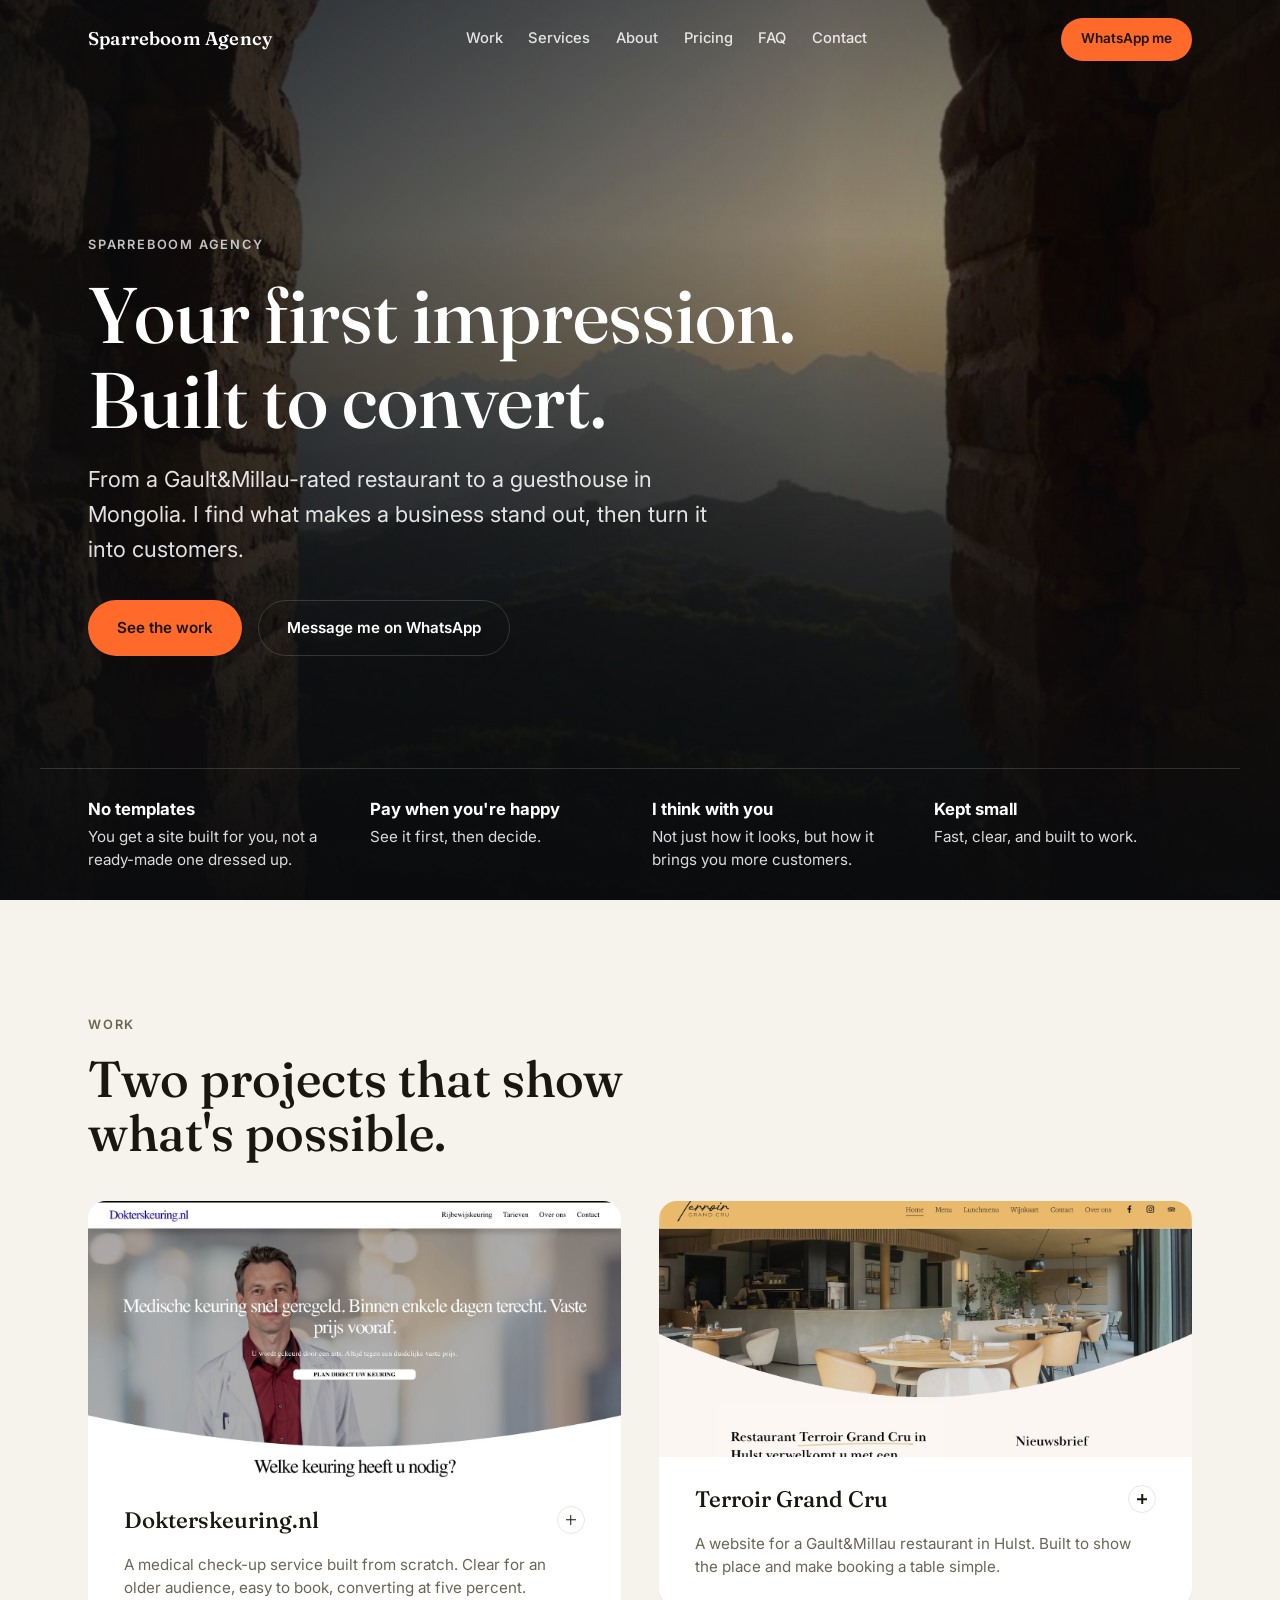
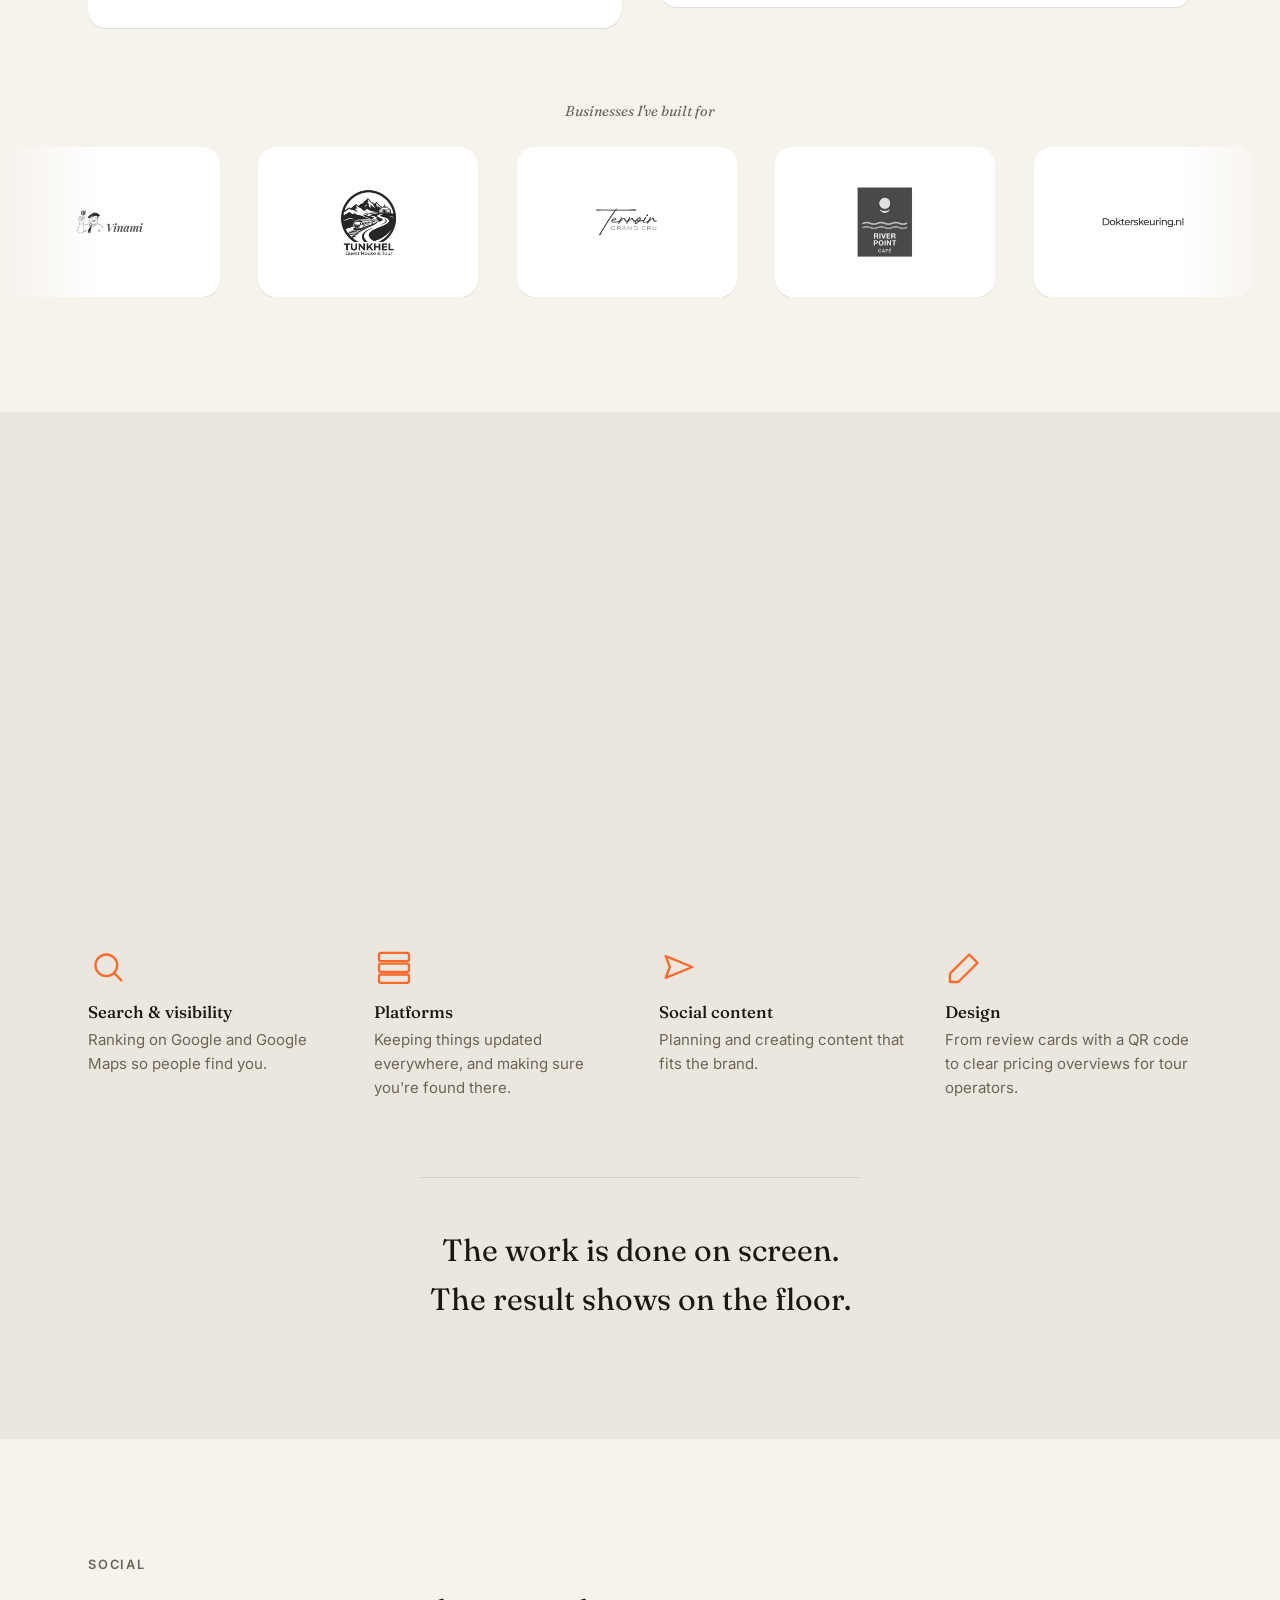
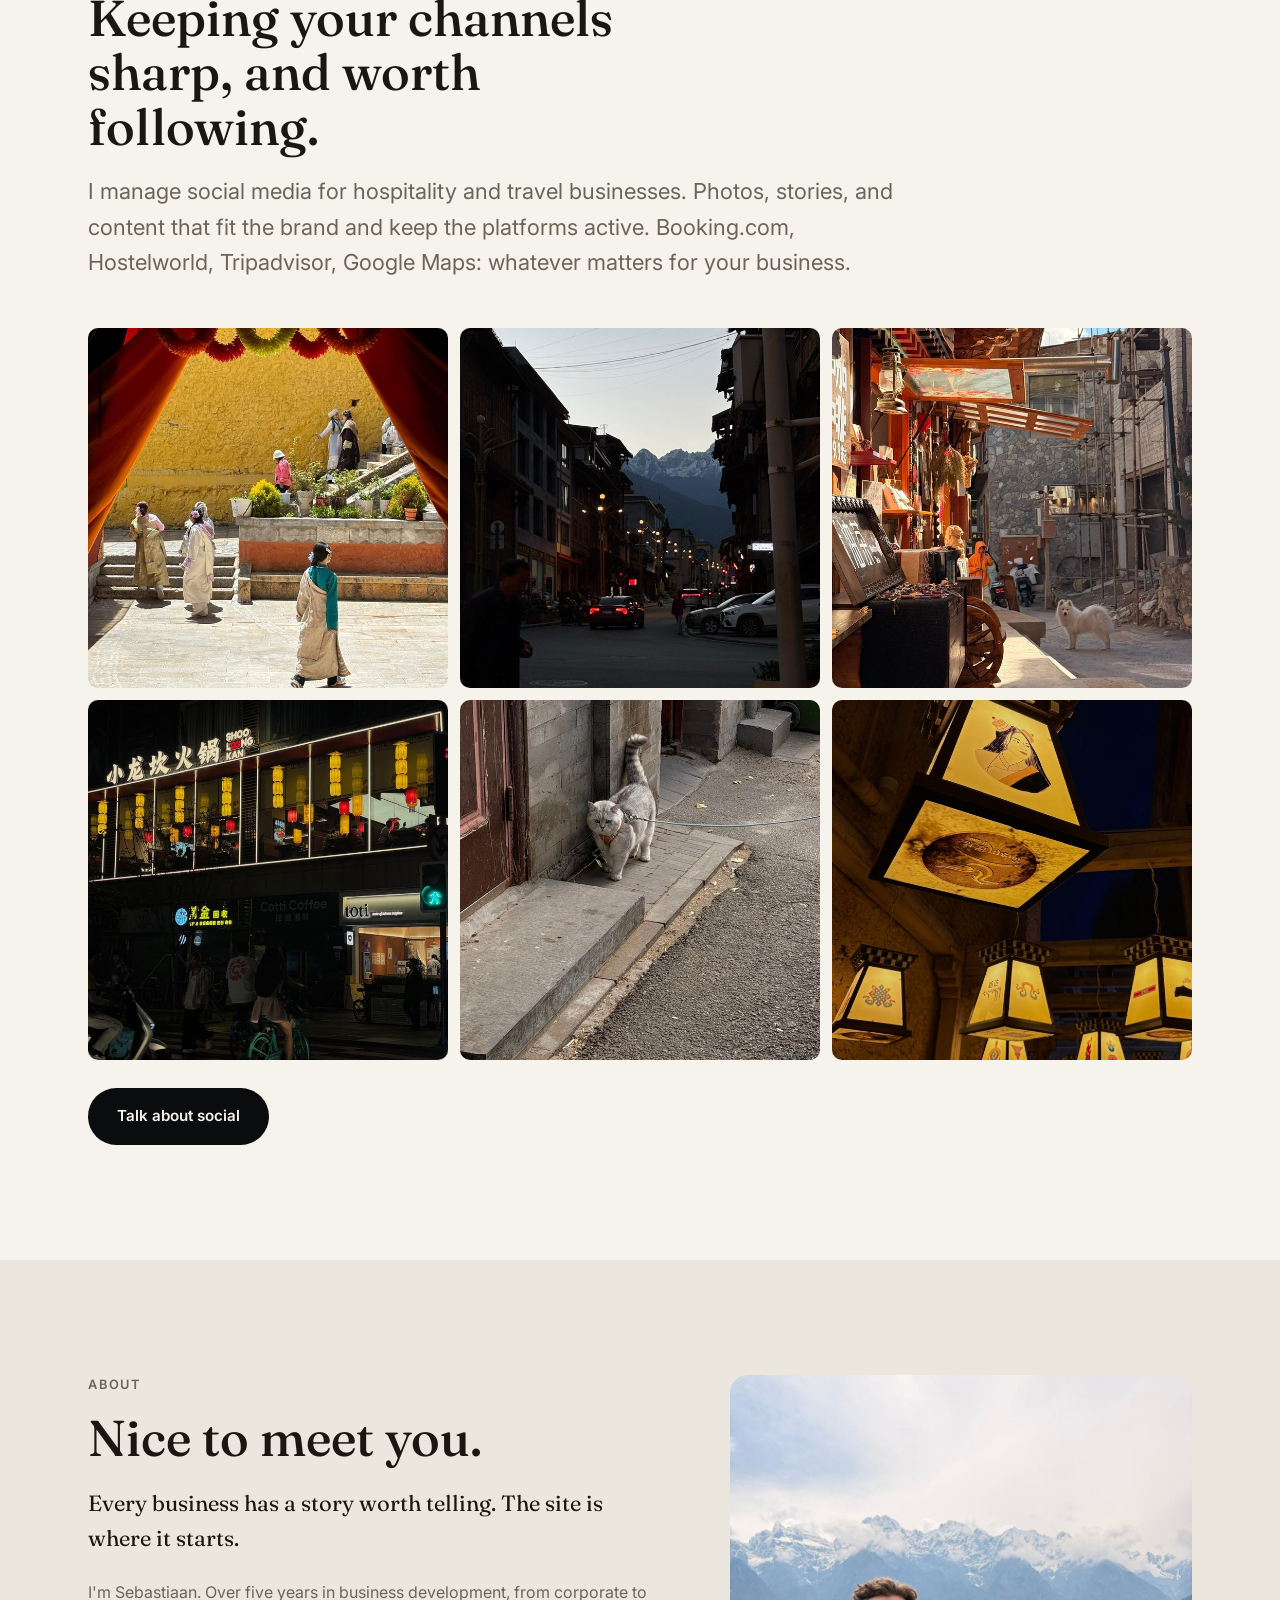
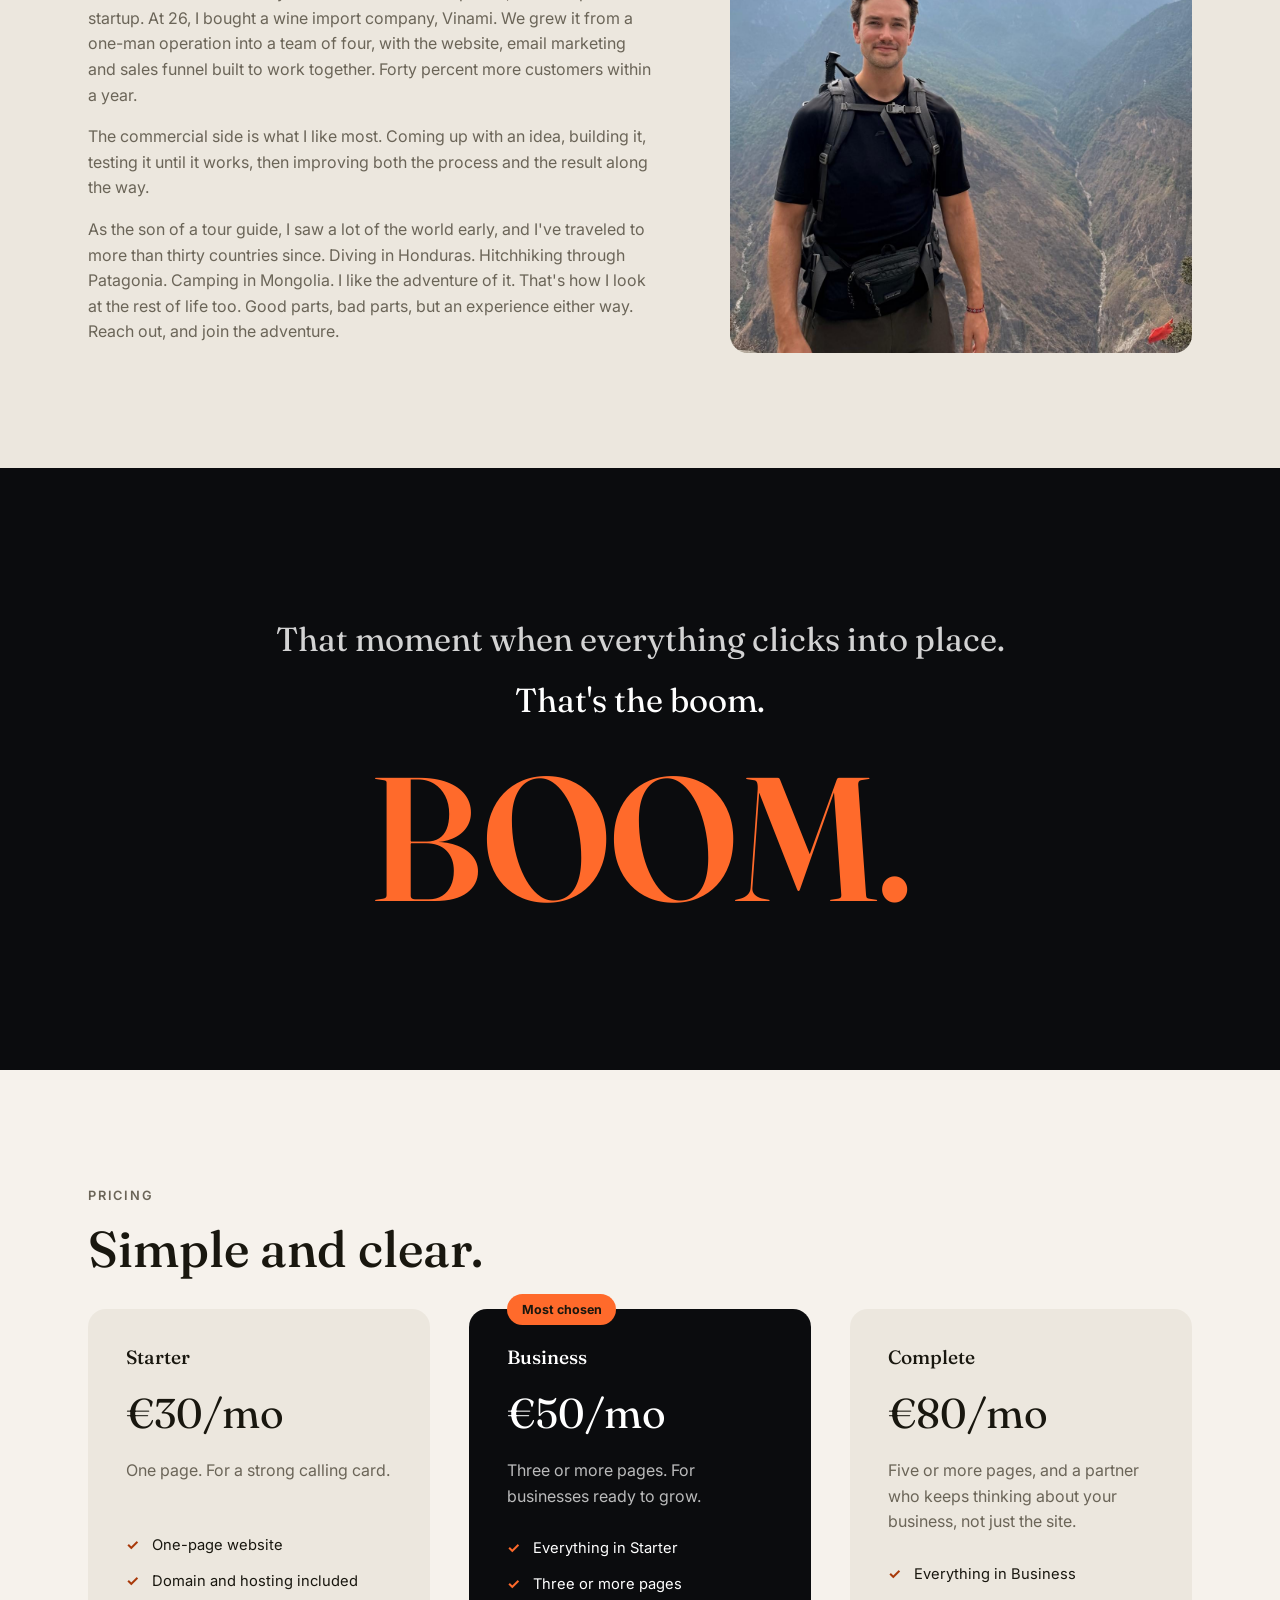
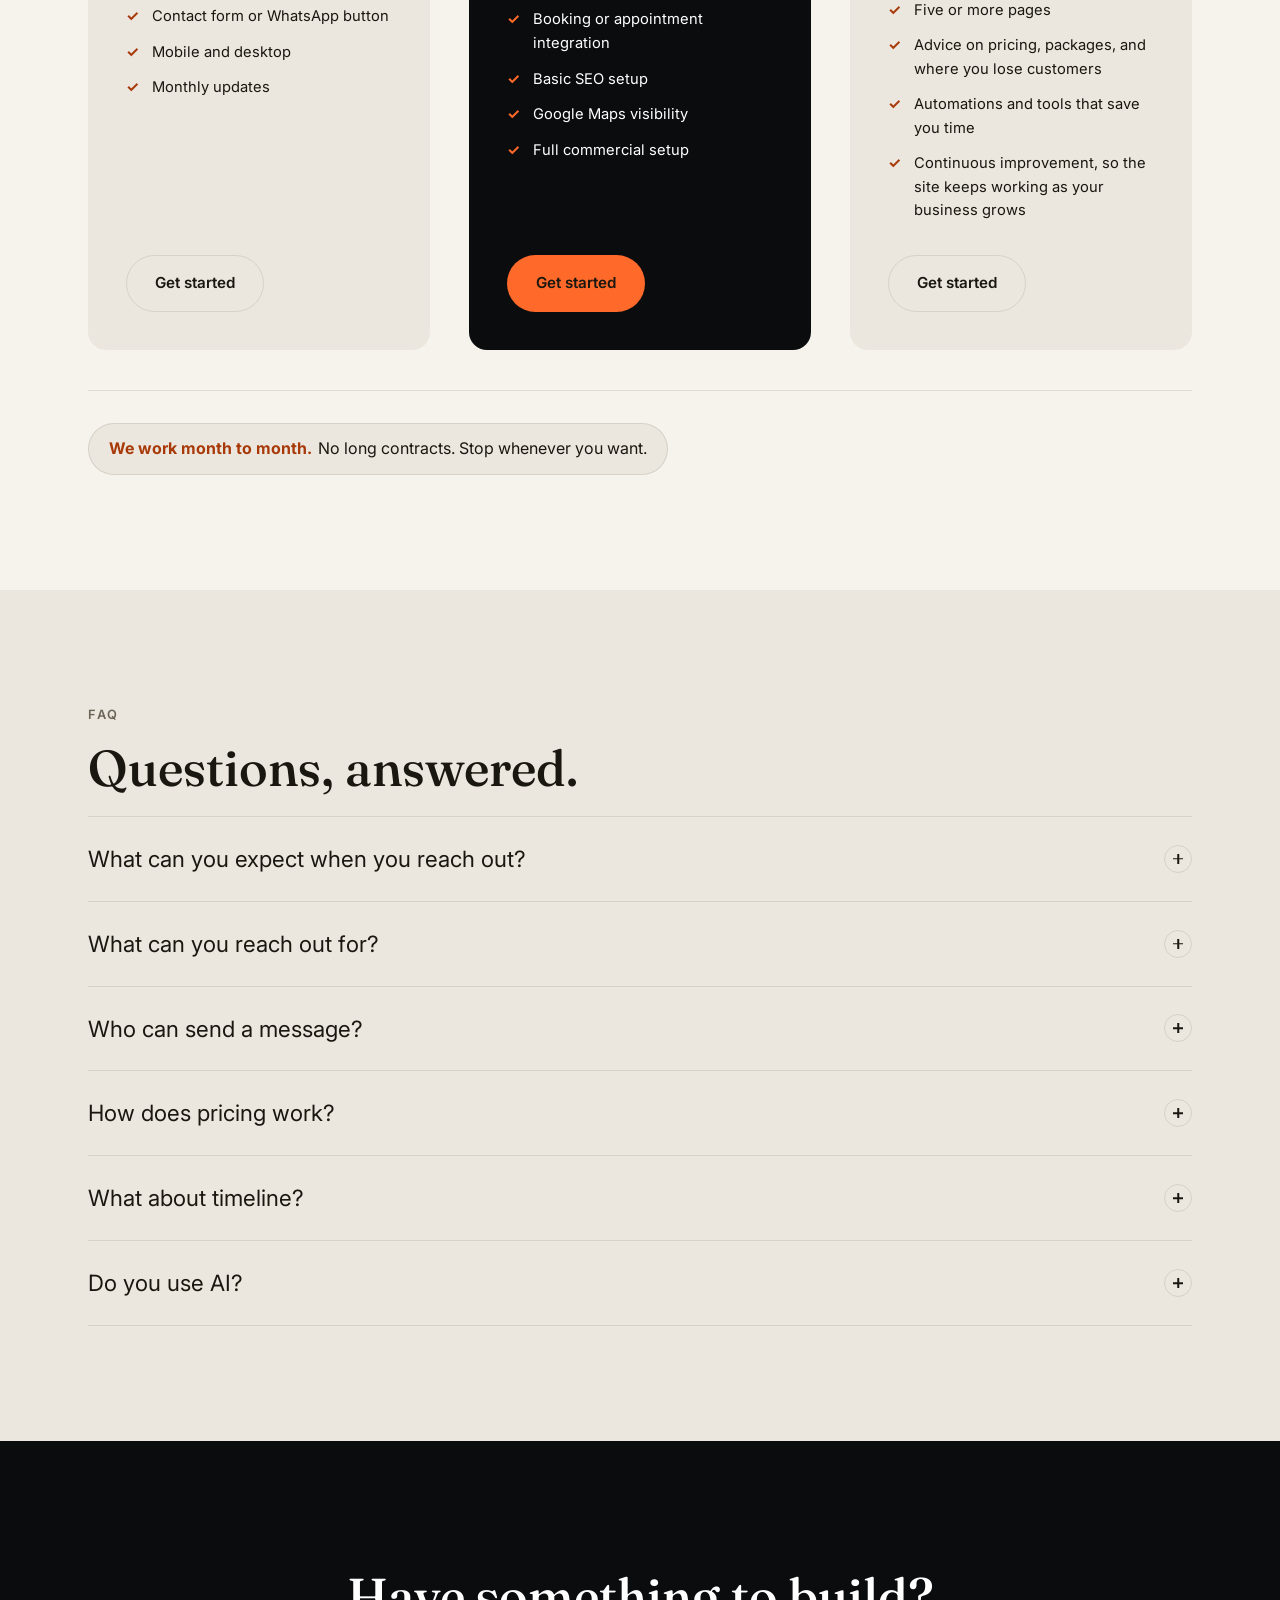
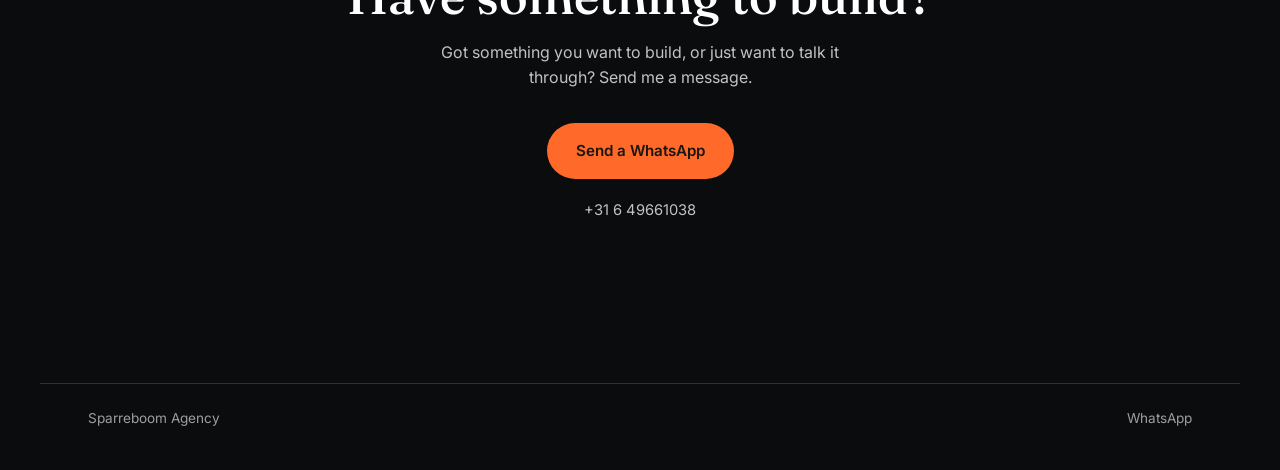
<file: index.html>
<!DOCTYPE html>
<html lang="en">
<head>
<meta charset="UTF-8">
<meta name="viewport" content="width=device-width, initial-scale=1.0">
<title>Sparreboom Agency — Your first impression, built to convert.</title>
<meta name="description" content="Sparreboom Agency builds websites, and the business around them, for restaurants, guesthouses and small businesses that want to stand out.">
<link rel="canonical" href="https://sparreboom.agency">

<link rel="icon" type="image/x-icon" href="/favicon.ico">
<link rel="icon" type="image/png" sizes="16x16" href="/images/favicon-16.png">
<link rel="icon" type="image/png" sizes="32x32" href="/images/favicon-32.png">
<link rel="icon" type="image/png" sizes="48x48" href="/images/favicon-48.png">
<link rel="apple-touch-icon" sizes="180x180" href="/images/apple-touch-icon.png">

<meta property="og:type" content="website">
<meta property="og:site_name" content="Sparreboom Agency">
<meta property="og:url" content="https://sparreboom.agency">
<meta property="og:title" content="Sparreboom Agency — Your first impression, built to convert.">
<meta property="og:description" content="Sparreboom Agency builds websites, and the business around them, for restaurants, guesthouses and small businesses that want to stand out.">
<meta property="og:image" content="https://sparreboom.agency/images/og-share.jpg">
<meta property="og:image:width" content="1200">
<meta property="og:image:height" content="630">
<meta property="og:locale" content="en_US">

<meta name="twitter:card" content="summary_large_image">
<meta name="twitter:title" content="Sparreboom Agency — Your first impression, built to convert.">
<meta name="twitter:description" content="Sparreboom Agency builds websites, and the business around them, for restaurants, guesthouses and small businesses that want to stand out.">
<meta name="twitter:image" content="https://sparreboom.agency/images/og-share.jpg">

<link rel="preconnect" href="https://fonts.googleapis.com">
<link rel="preconnect" href="https://fonts.gstatic.com" crossorigin>
<link href="https://fonts.googleapis.com/css2?family=Fraunces:ital,opsz,wght@0,9..144,400;0,9..144,500;0,9..144,600;1,9..144,500&family=Inter:wght@400;500;600;700&display=swap" rel="stylesheet">

<link rel="stylesheet" href="css/styles.css">
</head>
<body>

<a class="skip-link" href="#main">Skip to content</a>

<header class="nav" id="nav">
  <div class="nav__inner">
    <a href="#top" class="nav__brand">Sparreboom Agency</a>
    <nav class="nav__links" aria-label="Primary">
      <a href="#work">Work</a>
      <a href="#services">Services</a>
      <a href="#about">About</a>
      <a href="#pricing">Pricing</a>
      <a href="#faq">FAQ</a>
      <a href="#contact">Contact</a>
    </nav>
    <a href="https://wa.me/31649661038" class="btn btn--small btn--accent nav__cta" target="_blank" rel="noopener">WhatsApp me</a>
    <button class="nav__toggle" id="navToggle" aria-label="Open menu" aria-expanded="false">
      <span></span><span></span><span></span>
    </button>
  </div>
  <nav class="nav__mobile" id="navMobile" aria-label="Mobile">
    <a href="#work">Work</a>
    <a href="#services">Services</a>
    <a href="#about">About</a>
    <a href="#pricing">Pricing</a>
    <a href="#faq">FAQ</a>
    <a href="#contact">Contact</a>
    <a href="https://wa.me/31649661038" class="btn btn--accent" target="_blank" rel="noopener">WhatsApp me</a>
  </nav>
</header>

<main id="main">

  <!-- HERO -->
  <section class="hero" id="top">
    <div class="hero__media">
      <img src="images/hero.jpg" alt="A stone archway on the Great Wall of China framing a mountain view at sunset" loading="eager" fetchpriority="high">
      <div class="hero__scrim"></div>
    </div>
    <div class="hero__content reveal">
      <p class="eyebrow eyebrow--light">Sparreboom Agency</p>
      <h1 class="hero__title">Your first impression.<br>Built to convert.</h1>
      <p class="hero__sub">From a Gault&amp;Millau-rated restaurant to a guesthouse in Mongolia. I find what makes a business stand out, then turn it into customers.</p>
      <div class="hero__actions">
        <a href="#work" class="btn btn--accent">See the work</a>
        <a href="https://wa.me/31649661038" class="btn btn--ghost-light" target="_blank" rel="noopener">Message me on WhatsApp</a>
      </div>
    </div>
    <ul class="hero__trust reveal">
      <li><span class="hero__trust-title">No templates</span>You get a site built for you, not a ready-made one dressed up.</li>
      <li><span class="hero__trust-title">Pay when you're happy</span>See it first, then decide.</li>
      <li><span class="hero__trust-title">I think with you</span>Not just how it looks, but how it brings you more customers.</li>
      <li><span class="hero__trust-title">Kept small</span>Fast, clear, and built to work.</li>
    </ul>
  </section>

  <!-- WORK -->
  <section class="section" id="work">
    <div class="container">
      <p class="eyebrow reveal">Work</p>
      <h2 class="section__title reveal">Two projects that show what's possible.</h2>
      <div class="work-grid">
        <div class="work-card reveal" data-accordion-item>
          <button type="button" class="work-card__toggle js-accordion-toggle" aria-expanded="false">
            <span class="work-card__image">
              <img src="images/work-dokterskeuring.jpg" alt="Dokterskeuring.nl website homepage" loading="lazy">
            </span>
            <span class="work-card__head">
              <h3>Dokterskeuring.nl</h3>
              <span class="work-card__chevron" aria-hidden="true"></span>
            </span>
            <span class="work-card__short">A medical check-up service built from scratch. Clear for an older audience, easy to book, converting at five percent.</span>
          </button>
          <div class="work-card__panel">
            <div class="work-card__panel-inner">
              <div class="work-card__panel-content">
                <p>Dokterskeuring.nl needed to reach a specific audience and turn visits into booked appointments. The site didn't exist yet, so I could build it properly from the start.</p>
                <p>The audience is older, so clarity came first. We worked out what questions a visitor would have, then built the site around those answers: short paths, large buttons, and a booking flow that works without friction.</p>
                <p>I set up the basic SEO and the positioning, and everything was measurable from day one. The site now converts at five percent, tracked since it went live.</p>
                <blockquote class="work-card__quote">
                  <p>"Sebastiaan set it up from the start. We get bookings every week now."</p>
                </blockquote>
                <a class="work-card__link" href="https://dokterskeuring.nl/" target="_blank" rel="noopener">Visit the live site <span aria-hidden="true">→</span></a>
              </div>
            </div>
          </div>
        </div>
        <div class="work-card reveal" data-accordion-item>
          <button type="button" class="work-card__toggle js-accordion-toggle" aria-expanded="false">
            <span class="work-card__image">
              <img src="images/work-terroir.jpg" alt="Terroir Grand Cru restaurant website homepage" loading="lazy">
            </span>
            <span class="work-card__head">
              <h3>Terroir Grand Cru</h3>
              <span class="work-card__chevron" aria-hidden="true"></span>
            </span>
            <span class="work-card__short">A website for a Gault&amp;Millau restaurant in Hulst. Built to show the place and make booking a table simple.</span>
          </button>
          <div class="work-card__panel">
            <div class="work-card__panel-inner">
              <div class="work-card__panel-content">
                <p>Terroir Grand Cru is a Gault&amp;Millau-rated restaurant, and the website needed to match that level.</p>
                <p>I built the site around the food and the room: large photography, a calm layout, and a clear path to the menu and the reservation page.</p>
                <p>The result is a site that feels as considered as the kitchen itself, and makes booking a table the easiest part of the evening.</p>
                <blockquote class="work-card__quote">
                  <p>"He understood the restaurant right away. The site feels like us."</p>
                </blockquote>
                <a class="work-card__link" href="https://terroirgrandcru.nl/" target="_blank" rel="noopener">Visit the live site <span aria-hidden="true">→</span></a>
              </div>
            </div>
          </div>
        </div>
      </div>

      <div class="work-logos" aria-label="Clients">
        <p class="work-logos__label reveal">Businesses I've built for</p>
        <div class="logos__marquee">
          <div class="logos__track">
            <div class="logos__group">
              <div class="logos__item">
                <img src="images/logo-1.png" alt="" loading="lazy" onerror="this.style.display='none'; this.nextElementSibling.style.display='flex';">
                <span class="logos__fallback">logo-1.png</span>
              </div>
              <div class="logos__item">
                <img src="images/logo-2.png" alt="" loading="lazy" onerror="this.style.display='none'; this.nextElementSibling.style.display='flex';">
                <span class="logos__fallback">logo-2.png</span>
              </div>
              <div class="logos__item">
                <img src="images/logo-3.png" alt="" loading="lazy" onerror="this.style.display='none'; this.nextElementSibling.style.display='flex';">
                <span class="logos__fallback">logo-3.png</span>
              </div>
              <div class="logos__item">
                <img src="images/logo-4.png" alt="" loading="lazy" onerror="this.style.display='none'; this.nextElementSibling.style.display='flex';">
                <span class="logos__fallback">logo-4.png</span>
              </div>
              <div class="logos__item">
                <img src="images/logo-5.png" alt="" loading="lazy" onerror="this.style.display='none'; this.nextElementSibling.style.display='flex';">
                <span class="logos__fallback">logo-5.png</span>
              </div>
              <div class="logos__item">
                <img src="images/logo-1.png" alt="" loading="lazy" onerror="this.style.display='none'; this.nextElementSibling.style.display='flex';">
                <span class="logos__fallback">logo-1.png</span>
              </div>
              <div class="logos__item">
                <img src="images/logo-2.png" alt="" loading="lazy" onerror="this.style.display='none'; this.nextElementSibling.style.display='flex';">
                <span class="logos__fallback">logo-2.png</span>
              </div>
              <div class="logos__item">
                <img src="images/logo-3.png" alt="" loading="lazy" onerror="this.style.display='none'; this.nextElementSibling.style.display='flex';">
                <span class="logos__fallback">logo-3.png</span>
              </div>
              <div class="logos__item">
                <img src="images/logo-4.png" alt="" loading="lazy" onerror="this.style.display='none'; this.nextElementSibling.style.display='flex';">
                <span class="logos__fallback">logo-4.png</span>
              </div>
              <div class="logos__item">
                <img src="images/logo-5.png" alt="" loading="lazy" onerror="this.style.display='none'; this.nextElementSibling.style.display='flex';">
                <span class="logos__fallback">logo-5.png</span>
              </div>
              <div class="logos__item">
                <img src="images/logo-1.png" alt="" loading="lazy" onerror="this.style.display='none'; this.nextElementSibling.style.display='flex';">
                <span class="logos__fallback">logo-1.png</span>
              </div>
              <div class="logos__item">
                <img src="images/logo-2.png" alt="" loading="lazy" onerror="this.style.display='none'; this.nextElementSibling.style.display='flex';">
                <span class="logos__fallback">logo-2.png</span>
              </div>
              <div class="logos__item">
                <img src="images/logo-3.png" alt="" loading="lazy" onerror="this.style.display='none'; this.nextElementSibling.style.display='flex';">
                <span class="logos__fallback">logo-3.png</span>
              </div>
              <div class="logos__item">
                <img src="images/logo-4.png" alt="" loading="lazy" onerror="this.style.display='none'; this.nextElementSibling.style.display='flex';">
                <span class="logos__fallback">logo-4.png</span>
              </div>
              <div class="logos__item">
                <img src="images/logo-5.png" alt="" loading="lazy" onerror="this.style.display='none'; this.nextElementSibling.style.display='flex';">
                <span class="logos__fallback">logo-5.png</span>
              </div>
              <div class="logos__item">
                <img src="images/logo-1.png" alt="" loading="lazy" onerror="this.style.display='none'; this.nextElementSibling.style.display='flex';">
                <span class="logos__fallback">logo-1.png</span>
              </div>
              <div class="logos__item">
                <img src="images/logo-2.png" alt="" loading="lazy" onerror="this.style.display='none'; this.nextElementSibling.style.display='flex';">
                <span class="logos__fallback">logo-2.png</span>
              </div>
              <div class="logos__item">
                <img src="images/logo-3.png" alt="" loading="lazy" onerror="this.style.display='none'; this.nextElementSibling.style.display='flex';">
                <span class="logos__fallback">logo-3.png</span>
              </div>
              <div class="logos__item">
                <img src="images/logo-4.png" alt="" loading="lazy" onerror="this.style.display='none'; this.nextElementSibling.style.display='flex';">
                <span class="logos__fallback">logo-4.png</span>
              </div>
              <div class="logos__item">
                <img src="images/logo-5.png" alt="" loading="lazy" onerror="this.style.display='none'; this.nextElementSibling.style.display='flex';">
                <span class="logos__fallback">logo-5.png</span>
              </div>
              <div class="logos__item">
                <img src="images/logo-1.png" alt="" loading="lazy" onerror="this.style.display='none'; this.nextElementSibling.style.display='flex';">
                <span class="logos__fallback">logo-1.png</span>
              </div>
              <div class="logos__item">
                <img src="images/logo-2.png" alt="" loading="lazy" onerror="this.style.display='none'; this.nextElementSibling.style.display='flex';">
                <span class="logos__fallback">logo-2.png</span>
              </div>
              <div class="logos__item">
                <img src="images/logo-3.png" alt="" loading="lazy" onerror="this.style.display='none'; this.nextElementSibling.style.display='flex';">
                <span class="logos__fallback">logo-3.png</span>
              </div>
              <div class="logos__item">
                <img src="images/logo-4.png" alt="" loading="lazy" onerror="this.style.display='none'; this.nextElementSibling.style.display='flex';">
                <span class="logos__fallback">logo-4.png</span>
              </div>
              <div class="logos__item">
                <img src="images/logo-5.png" alt="" loading="lazy" onerror="this.style.display='none'; this.nextElementSibling.style.display='flex';">
                <span class="logos__fallback">logo-5.png</span>
              </div>
            </div>
            <div class="logos__group" aria-hidden="true">
              <div class="logos__item">
                <img src="images/logo-1.png" alt="" loading="lazy" onerror="this.style.display='none'; this.nextElementSibling.style.display='flex';">
                <span class="logos__fallback">logo-1.png</span>
              </div>
              <div class="logos__item">
                <img src="images/logo-2.png" alt="" loading="lazy" onerror="this.style.display='none'; this.nextElementSibling.style.display='flex';">
                <span class="logos__fallback">logo-2.png</span>
              </div>
              <div class="logos__item">
                <img src="images/logo-3.png" alt="" loading="lazy" onerror="this.style.display='none'; this.nextElementSibling.style.display='flex';">
                <span class="logos__fallback">logo-3.png</span>
              </div>
              <div class="logos__item">
                <img src="images/logo-4.png" alt="" loading="lazy" onerror="this.style.display='none'; this.nextElementSibling.style.display='flex';">
                <span class="logos__fallback">logo-4.png</span>
              </div>
              <div class="logos__item">
                <img src="images/logo-5.png" alt="" loading="lazy" onerror="this.style.display='none'; this.nextElementSibling.style.display='flex';">
                <span class="logos__fallback">logo-5.png</span>
              </div>
              <div class="logos__item">
                <img src="images/logo-1.png" alt="" loading="lazy" onerror="this.style.display='none'; this.nextElementSibling.style.display='flex';">
                <span class="logos__fallback">logo-1.png</span>
              </div>
              <div class="logos__item">
                <img src="images/logo-2.png" alt="" loading="lazy" onerror="this.style.display='none'; this.nextElementSibling.style.display='flex';">
                <span class="logos__fallback">logo-2.png</span>
              </div>
              <div class="logos__item">
                <img src="images/logo-3.png" alt="" loading="lazy" onerror="this.style.display='none'; this.nextElementSibling.style.display='flex';">
                <span class="logos__fallback">logo-3.png</span>
              </div>
              <div class="logos__item">
                <img src="images/logo-4.png" alt="" loading="lazy" onerror="this.style.display='none'; this.nextElementSibling.style.display='flex';">
                <span class="logos__fallback">logo-4.png</span>
              </div>
              <div class="logos__item">
                <img src="images/logo-5.png" alt="" loading="lazy" onerror="this.style.display='none'; this.nextElementSibling.style.display='flex';">
                <span class="logos__fallback">logo-5.png</span>
              </div>
              <div class="logos__item">
                <img src="images/logo-1.png" alt="" loading="lazy" onerror="this.style.display='none'; this.nextElementSibling.style.display='flex';">
                <span class="logos__fallback">logo-1.png</span>
              </div>
              <div class="logos__item">
                <img src="images/logo-2.png" alt="" loading="lazy" onerror="this.style.display='none'; this.nextElementSibling.style.display='flex';">
                <span class="logos__fallback">logo-2.png</span>
              </div>
              <div class="logos__item">
                <img src="images/logo-3.png" alt="" loading="lazy" onerror="this.style.display='none'; this.nextElementSibling.style.display='flex';">
                <span class="logos__fallback">logo-3.png</span>
              </div>
              <div class="logos__item">
                <img src="images/logo-4.png" alt="" loading="lazy" onerror="this.style.display='none'; this.nextElementSibling.style.display='flex';">
                <span class="logos__fallback">logo-4.png</span>
              </div>
              <div class="logos__item">
                <img src="images/logo-5.png" alt="" loading="lazy" onerror="this.style.display='none'; this.nextElementSibling.style.display='flex';">
                <span class="logos__fallback">logo-5.png</span>
              </div>
              <div class="logos__item">
                <img src="images/logo-1.png" alt="" loading="lazy" onerror="this.style.display='none'; this.nextElementSibling.style.display='flex';">
                <span class="logos__fallback">logo-1.png</span>
              </div>
              <div class="logos__item">
                <img src="images/logo-2.png" alt="" loading="lazy" onerror="this.style.display='none'; this.nextElementSibling.style.display='flex';">
                <span class="logos__fallback">logo-2.png</span>
              </div>
              <div class="logos__item">
                <img src="images/logo-3.png" alt="" loading="lazy" onerror="this.style.display='none'; this.nextElementSibling.style.display='flex';">
                <span class="logos__fallback">logo-3.png</span>
              </div>
              <div class="logos__item">
                <img src="images/logo-4.png" alt="" loading="lazy" onerror="this.style.display='none'; this.nextElementSibling.style.display='flex';">
                <span class="logos__fallback">logo-4.png</span>
              </div>
              <div class="logos__item">
                <img src="images/logo-5.png" alt="" loading="lazy" onerror="this.style.display='none'; this.nextElementSibling.style.display='flex';">
                <span class="logos__fallback">logo-5.png</span>
              </div>
              <div class="logos__item">
                <img src="images/logo-1.png" alt="" loading="lazy" onerror="this.style.display='none'; this.nextElementSibling.style.display='flex';">
                <span class="logos__fallback">logo-1.png</span>
              </div>
              <div class="logos__item">
                <img src="images/logo-2.png" alt="" loading="lazy" onerror="this.style.display='none'; this.nextElementSibling.style.display='flex';">
                <span class="logos__fallback">logo-2.png</span>
              </div>
              <div class="logos__item">
                <img src="images/logo-3.png" alt="" loading="lazy" onerror="this.style.display='none'; this.nextElementSibling.style.display='flex';">
                <span class="logos__fallback">logo-3.png</span>
              </div>
              <div class="logos__item">
                <img src="images/logo-4.png" alt="" loading="lazy" onerror="this.style.display='none'; this.nextElementSibling.style.display='flex';">
                <span class="logos__fallback">logo-4.png</span>
              </div>
              <div class="logos__item">
                <img src="images/logo-5.png" alt="" loading="lazy" onerror="this.style.display='none'; this.nextElementSibling.style.display='flex';">
                <span class="logos__fallback">logo-5.png</span>
              </div>
            </div>
          </div>
        </div>
      </div>
    </div>
  </section>

  <!-- SERVICES -->
  <section class="section section--card" id="services">
    <div class="container">
      <p class="eyebrow reveal">Services</p>
      <h2 class="section__title reveal">What I do.</h2>
      <p class="section__intro reveal">A website is where it starts. For most clients, I take care of everything around it too. That's where the digital side meets the business itself.</p>

      <div class="services-grid">
        <div class="service reveal">
          <span class="service__icon" aria-hidden="true"><svg viewBox="0 0 24 24" fill="none"><rect x="3" y="4" width="18" height="13" rx="1.5" stroke="currentColor" stroke-width="1.4"/><path d="M8 21h8M12 17v4" stroke="currentColor" stroke-width="1.4" stroke-linecap="round"/></svg></span>
          <h3>Websites</h3>
          <p>Built from scratch, fast and clear, made to convert.</p>
        </div>
        <div class="service reveal">
          <span class="service__icon" aria-hidden="true"><svg viewBox="0 0 24 24" fill="none"><circle cx="12" cy="12" r="8" stroke="currentColor" stroke-width="1.4"/><circle cx="12" cy="12" r="3.5" stroke="currentColor" stroke-width="1.4"/><circle cx="12" cy="12" r="0.8" fill="currentColor"/></svg></span>
          <h3>Positioning</h3>
          <p>Finding what sets a business apart, and carrying that story through everywhere.</p>
        </div>
        <div class="service reveal">
          <span class="service__icon" aria-hidden="true"><svg viewBox="0 0 24 24" fill="none"><path d="M4 8h3l1.5-2h7L17 8h3a1 1 0 0 1 1 1v9a1 1 0 0 1-1 1H4a1 1 0 0 1-1-1V9a1 1 0 0 1 1-1Z" stroke="currentColor" stroke-width="1.4"/><circle cx="12" cy="13" r="3.2" stroke="currentColor" stroke-width="1.4"/></svg></span>
          <h3>Photography &amp; video</h3>
          <p>Shooting on location so the visuals match the brand.</p>
        </div>
        <div class="service reveal">
          <span class="service__icon" aria-hidden="true"><svg viewBox="0 0 24 24" fill="none"><rect x="3" y="5" width="18" height="16" rx="1.5" stroke="currentColor" stroke-width="1.4"/><path d="M3 10h18M8 3v4M16 3v4" stroke="currentColor" stroke-width="1.4" stroke-linecap="round"/></svg></span>
          <h3>Bookings</h3>
          <p>Setting up reservations and appointments that run without friction.</p>
        </div>
        <div class="service reveal">
          <span class="service__icon" aria-hidden="true"><svg viewBox="0 0 24 24" fill="none"><circle cx="11" cy="11" r="6.5" stroke="currentColor" stroke-width="1.4"/><path d="M20 20l-4.3-4.3" stroke="currentColor" stroke-width="1.4" stroke-linecap="round"/></svg></span>
          <h3>Search &amp; visibility</h3>
          <p>Ranking on Google and Google Maps so people find you.</p>
        </div>
        <div class="service reveal">
          <span class="service__icon" aria-hidden="true"><svg viewBox="0 0 24 24" fill="none"><rect x="3" y="3.5" width="18" height="5" rx="1.2" stroke="currentColor" stroke-width="1.4"/><rect x="3" y="10" width="18" height="5" rx="1.2" stroke="currentColor" stroke-width="1.4"/><rect x="3" y="16.5" width="18" height="5" rx="1.2" stroke="currentColor" stroke-width="1.4"/></svg></span>
          <h3>Platforms</h3>
          <p>Keeping things updated everywhere, and making sure you're found there.</p>
        </div>
        <div class="service reveal">
          <span class="service__icon" aria-hidden="true"><svg viewBox="0 0 24 24" fill="none"><path d="M4 5.5 20 12 4 18.5l2.5-6.5L4 5.5Z" stroke="currentColor" stroke-width="1.4" stroke-linejoin="round"/></svg></span>
          <h3>Social content</h3>
          <p>Planning and creating content that fits the brand.</p>
        </div>
        <div class="service reveal">
          <span class="service__icon" aria-hidden="true"><svg viewBox="0 0 24 24" fill="none"><path d="M14.5 4.5 19.5 9.5 8 21H3v-5L14.5 4.5Z" stroke="currentColor" stroke-width="1.4" stroke-linejoin="round"/></svg></span>
          <h3>Design</h3>
          <p>From review cards with a QR code to clear pricing overviews for tour operators.</p>
        </div>
      </div>

      <p class="pull-quote reveal">The work is done on screen.<br>The result shows on the floor.</p>
    </div>
  </section>

  <!-- SOCIAL -->
  <section class="section" id="social-media">
    <div class="container">
      <p class="eyebrow reveal">Social</p>
      <h2 class="section__title reveal">Keeping your channels sharp, and worth following.</h2>
      <p class="section__intro reveal">I manage social media for hospitality and travel businesses. Photos, stories, and content that fit the brand and keep the platforms active. Booking.com, Hostelworld, Tripadvisor, Google Maps: whatever matters for your business.</p>

      <div class="social-grid reveal">
        <img src="images/social-1.jpg" alt="Temple courtyard with garlands during a ceremony in Mongolia" loading="lazy">
        <img src="images/social-2.jpg" alt="Mountain town street at dusk" loading="lazy">
        <img src="images/social-3.jpg" alt="Lantern-lit shopfront with a dog outside" loading="lazy">
        <img src="images/social-4.jpg" alt="Night street scene with restaurant signage" loading="lazy">
        <img src="images/social-5.jpg" alt="Grey cat on a leash outside a doorway" loading="lazy">
        <img src="images/social-6.jpg" alt="Hanging paper lanterns lit up at dusk" loading="lazy">
      </div>
      <a href="https://wa.me/31649661038" class="btn btn--dark reveal" target="_blank" rel="noopener">Talk about social</a>
    </div>
  </section>

  <!-- ABOUT -->
  <section class="section section--card" id="about">
    <div class="container about">
      <div class="about__text">
        <p class="eyebrow reveal">About</p>
        <h2 class="section__title reveal">Nice to meet you.</h2>
        <p class="about__lede reveal">Every business has a story worth telling. The site is where it starts.</p>
        <p class="reveal">I'm Sebastiaan. Over five years in business development, from corporate to startup. At 26, I bought a wine import company, Vinami. We grew it from a one-man operation into a team of four, with the website, email marketing and sales funnel built to work together. Forty percent more customers within a year.</p>
        <p class="reveal">The commercial side is what I like most. Coming up with an idea, building it, testing it until it works, then improving both the process and the result along the way.</p>
        <p class="reveal">As the son of a tour guide, I saw a lot of the world early, and I've traveled to more than thirty countries since. Diving in Honduras. Hitchhiking through Patagonia. Camping in Mongolia. I like the adventure of it. That's how I look at the rest of life too. Good parts, bad parts, but an experience either way. Reach out, and join the adventure.</p>
      </div>
      <div class="about__photos reveal">
        <img src="images/about-1.jpg" alt="Sebastiaan standing on a mountain trail with snow-capped peaks behind him" loading="lazy">
      </div>
    </div>
  </section>

  <!-- THE MOMENT -->
  <section class="moment">
    <p class="moment__line reveal">That moment when everything clicks into place.</p>
    <p class="moment__line moment__line--sub reveal">That's the boom.</p>
    <p class="moment__boom reveal" data-boom>BOOM.</p>
  </section>

  <!-- PRICING -->
  <section class="section" id="pricing">
    <div class="container">
      <p class="eyebrow reveal">Pricing</p>
      <h2 class="section__title reveal">Simple and clear.</h2>

      <div class="pricing-grid">
        <div class="price-card reveal">
          <h3>Starter</h3>
          <p class="price-card__price"><span class="price-card__amount">€30</span>/mo</p>
          <p class="price-card__desc">One page. For a strong calling card.</p>
          <ul class="price-card__list">
            <li class="is-included">One-page website</li>
            <li class="is-included">Domain and hosting included</li>
            <li class="is-included">Contact form or WhatsApp button</li>
            <li class="is-included">Mobile and desktop</li>
            <li class="is-included">Monthly updates</li>
          </ul>
          <a href="https://wa.me/31649661038" class="btn btn--ghost-dark" target="_blank" rel="noopener">Get started</a>
        </div>

        <div class="price-card price-card--featured reveal">
          <span class="price-card__badge">Most chosen</span>
          <h3>Business</h3>
          <p class="price-card__price"><span class="price-card__amount">€50</span>/mo</p>
          <p class="price-card__desc">Three or more pages. For businesses ready to grow.</p>
          <ul class="price-card__list">
            <li class="is-included">Everything in Starter</li>
            <li class="is-included">Three or more pages</li>
            <li class="is-included">Booking or appointment integration</li>
            <li class="is-included">Basic SEO setup</li>
            <li class="is-included">Google Maps visibility</li>
            <li class="is-included">Full commercial setup</li>
          </ul>
          <a href="https://wa.me/31649661038" class="btn btn--accent" target="_blank" rel="noopener">Get started</a>
        </div>

        <div class="price-card reveal">
          <h3>Complete</h3>
          <p class="price-card__price"><span class="price-card__amount">€80</span>/mo</p>
          <p class="price-card__desc">Five or more pages, and a partner who keeps thinking about your business, not just the site.</p>
          <ul class="price-card__list">
            <li class="is-included">Everything in Business</li>
            <li class="is-included">Five or more pages</li>
            <li class="is-included">Advice on pricing, packages, and where you lose customers</li>
            <li class="is-included">Automations and tools that save you time</li>
            <li class="is-included">Continuous improvement, so the site keeps working as your business grows</li>
          </ul>
          <a href="https://wa.me/31649661038" class="btn btn--ghost-dark" target="_blank" rel="noopener">Get started</a>
        </div>
      </div>

      <div class="pricing-meta reveal">
        <p class="pricing-terms"><strong>We work month to month.</strong> No long contracts. Stop whenever you want.</p>
      </div>
    </div>
  </section>

  <!-- FAQ -->
  <section class="section section--card" id="faq">
    <div class="container">
      <p class="eyebrow reveal">FAQ</p>
      <h2 class="section__title reveal">Questions, answered.</h2>

      <div class="faq-list">
        <div class="faq-item reveal" data-accordion-item>
          <button type="button" class="faq-item__toggle js-accordion-toggle" aria-expanded="false">
            <span class="faq-item__q">What can you expect when you reach out?</span>
            <span class="faq-item__chevron" aria-hidden="true"></span>
          </button>
          <div class="faq-item__panel">
            <div class="faq-item__panel-inner">
              <div class="faq-item__panel-content">
                <p>A short, no-pressure conversation about what you need and whether I can help.</p>
              </div>
            </div>
          </div>
        </div>

        <div class="faq-item reveal" data-accordion-item>
          <button type="button" class="faq-item__toggle js-accordion-toggle" aria-expanded="false">
            <span class="faq-item__q">What can you reach out for?</span>
            <span class="faq-item__chevron" aria-hidden="true"></span>
          </button>
          <div class="faq-item__panel">
            <div class="faq-item__panel-inner">
              <div class="faq-item__panel-content">
                <p>Anything from a new website to positioning, social, or commercial advice. Also one-off projects.</p>
              </div>
            </div>
          </div>
        </div>

        <div class="faq-item reveal" data-accordion-item>
          <button type="button" class="faq-item__toggle js-accordion-toggle" aria-expanded="false">
            <span class="faq-item__q">Who can send a message?</span>
            <span class="faq-item__chevron" aria-hidden="true"></span>
          </button>
          <div class="faq-item__panel">
            <div class="faq-item__panel-inner">
              <div class="faq-item__panel-content">
                <p>Any business owner. Small or large, local or international.</p>
              </div>
            </div>
          </div>
        </div>

        <div class="faq-item reveal" data-accordion-item>
          <button type="button" class="faq-item__toggle js-accordion-toggle" aria-expanded="false">
            <span class="faq-item__q">How does pricing work?</span>
            <span class="faq-item__chevron" aria-hidden="true"></span>
          </button>
          <div class="faq-item__panel">
            <div class="faq-item__panel-inner">
              <div class="faq-item__panel-content">
                <p>It starts with a free intake call to talk through the options. Then I come back with a concrete plan. You only pay when you're happy.</p>
              </div>
            </div>
          </div>
        </div>

        <div class="faq-item reveal" data-accordion-item>
          <button type="button" class="faq-item__toggle js-accordion-toggle" aria-expanded="false">
            <span class="faq-item__q">What about timeline?</span>
            <span class="faq-item__chevron" aria-hidden="true"></span>
          </button>
          <div class="faq-item__panel">
            <div class="faq-item__panel-inner">
              <div class="faq-item__panel-content">
                <p>A simple site can be live in one to two weeks. Larger projects take longer, and we agree the timeline together up front.</p>
              </div>
            </div>
          </div>
        </div>

        <div class="faq-item reveal" data-accordion-item>
          <button type="button" class="faq-item__toggle js-accordion-toggle" aria-expanded="false">
            <span class="faq-item__q">Do you use AI?</span>
            <span class="faq-item__chevron" aria-hidden="true"></span>
          </button>
          <div class="faq-item__panel">
            <div class="faq-item__panel-inner">
              <div class="faq-item__panel-content">
                <p>Yes, where it helps me work faster and better. But the thinking, the strategy, and the result are mine, built for your business.</p>
              </div>
            </div>
          </div>
        </div>
      </div>
    </div>
  </section>

  <!-- CONTACT -->
  <section class="contact" id="contact">
    <div class="container">
      <h2 class="contact__title reveal">Have something to build?</h2>
      <p class="reveal">Got something you want to build, or just want to talk it through? Send me a message.</p>
      <a href="https://wa.me/31649661038" class="btn btn--accent reveal" target="_blank" rel="noopener">Send a WhatsApp</a>
      <p class="contact__number reveal">+31 6 49661038</p>
    </div>
  </section>

</main>

<footer class="footer">
  <div class="container footer__inner">
    <span>Sparreboom Agency</span>
    <a href="https://wa.me/31649661038" target="_blank" rel="noopener">WhatsApp</a>
  </div>
</footer>

<script src="js/main.js"></script>
</body>
</html>
</file>
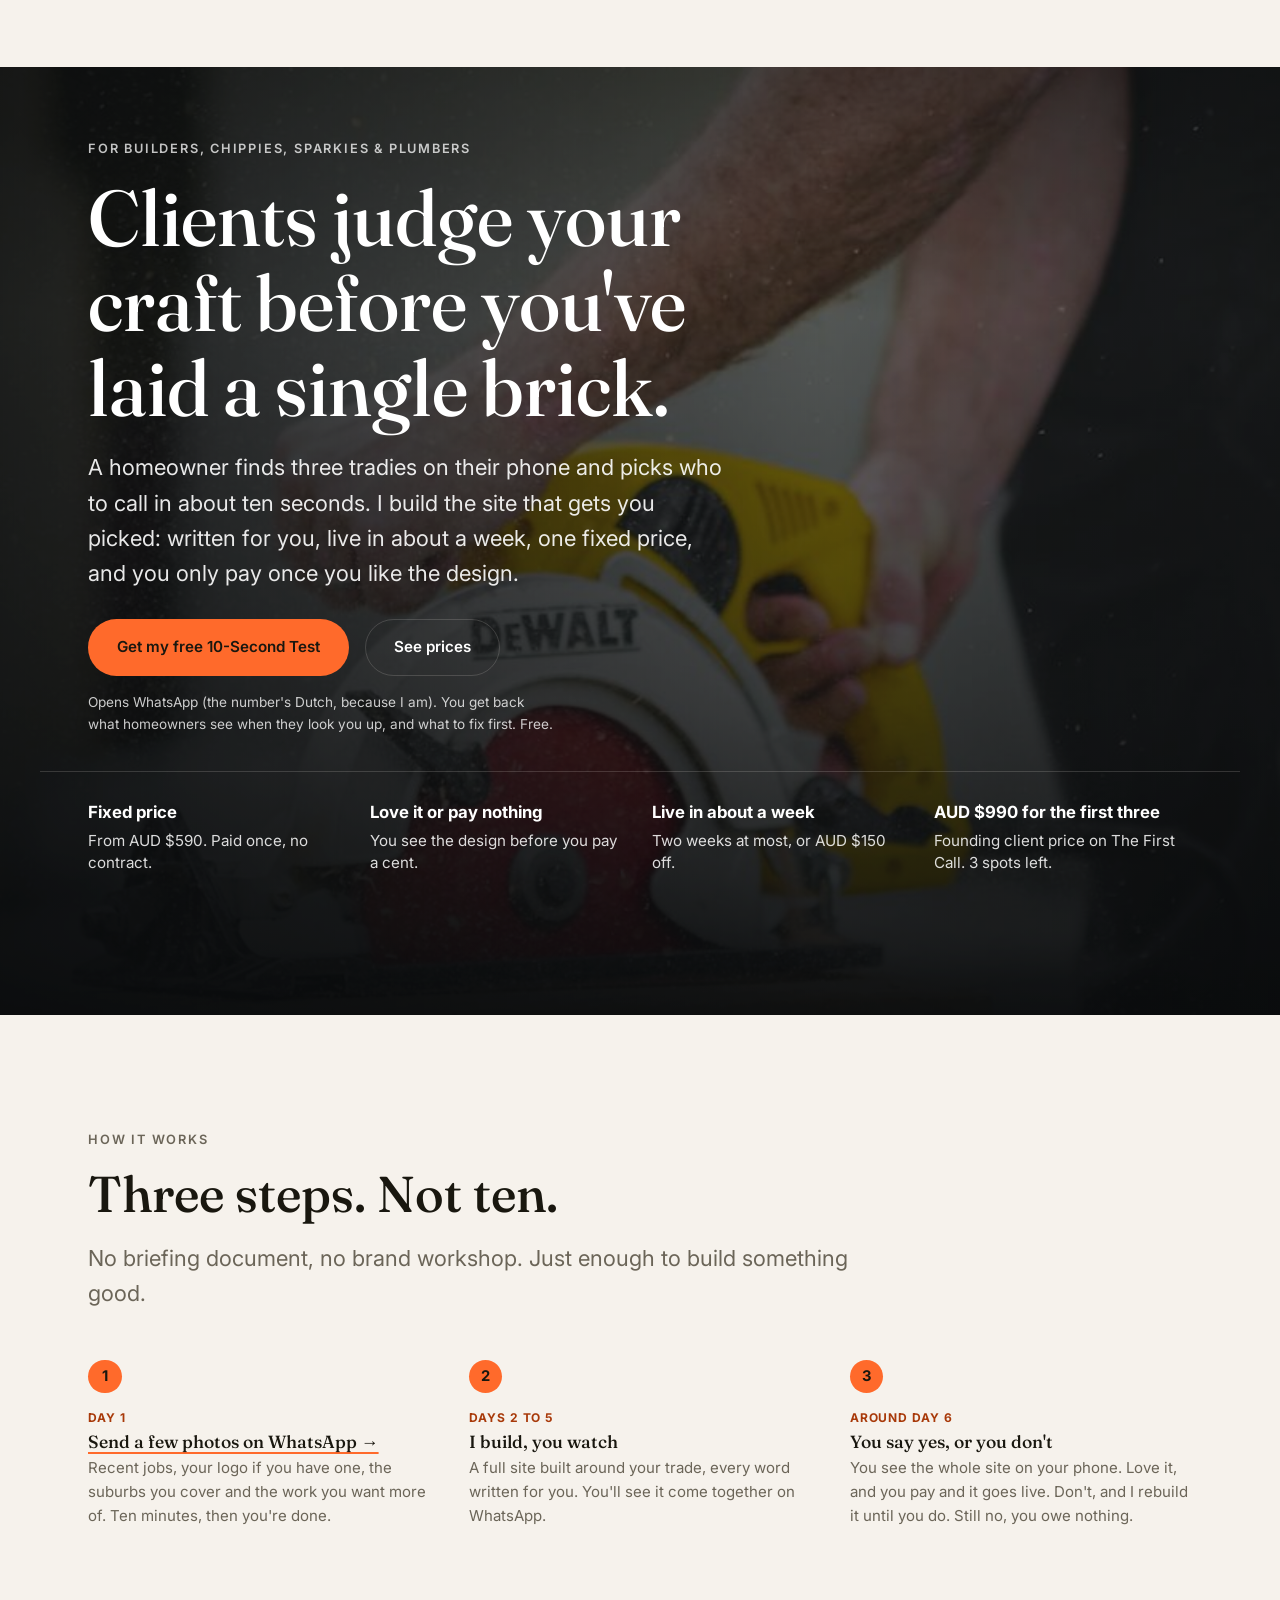
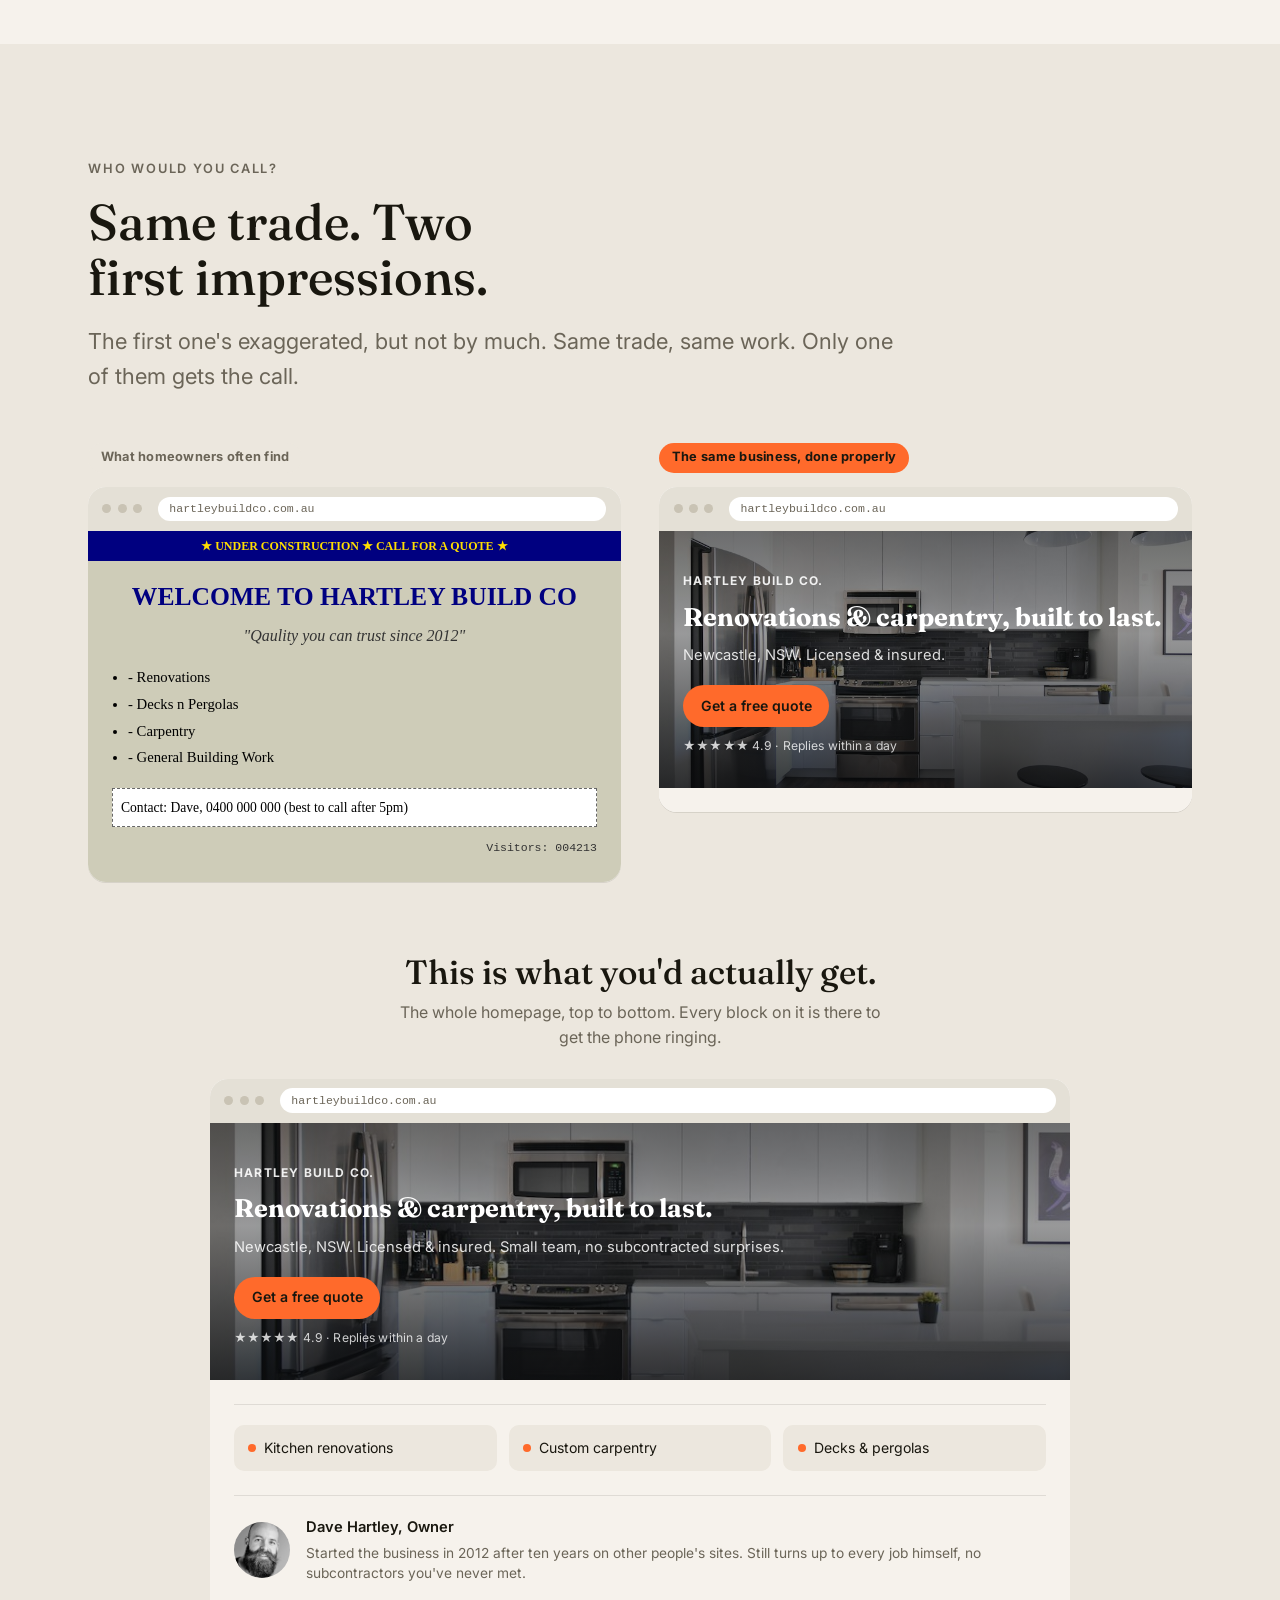
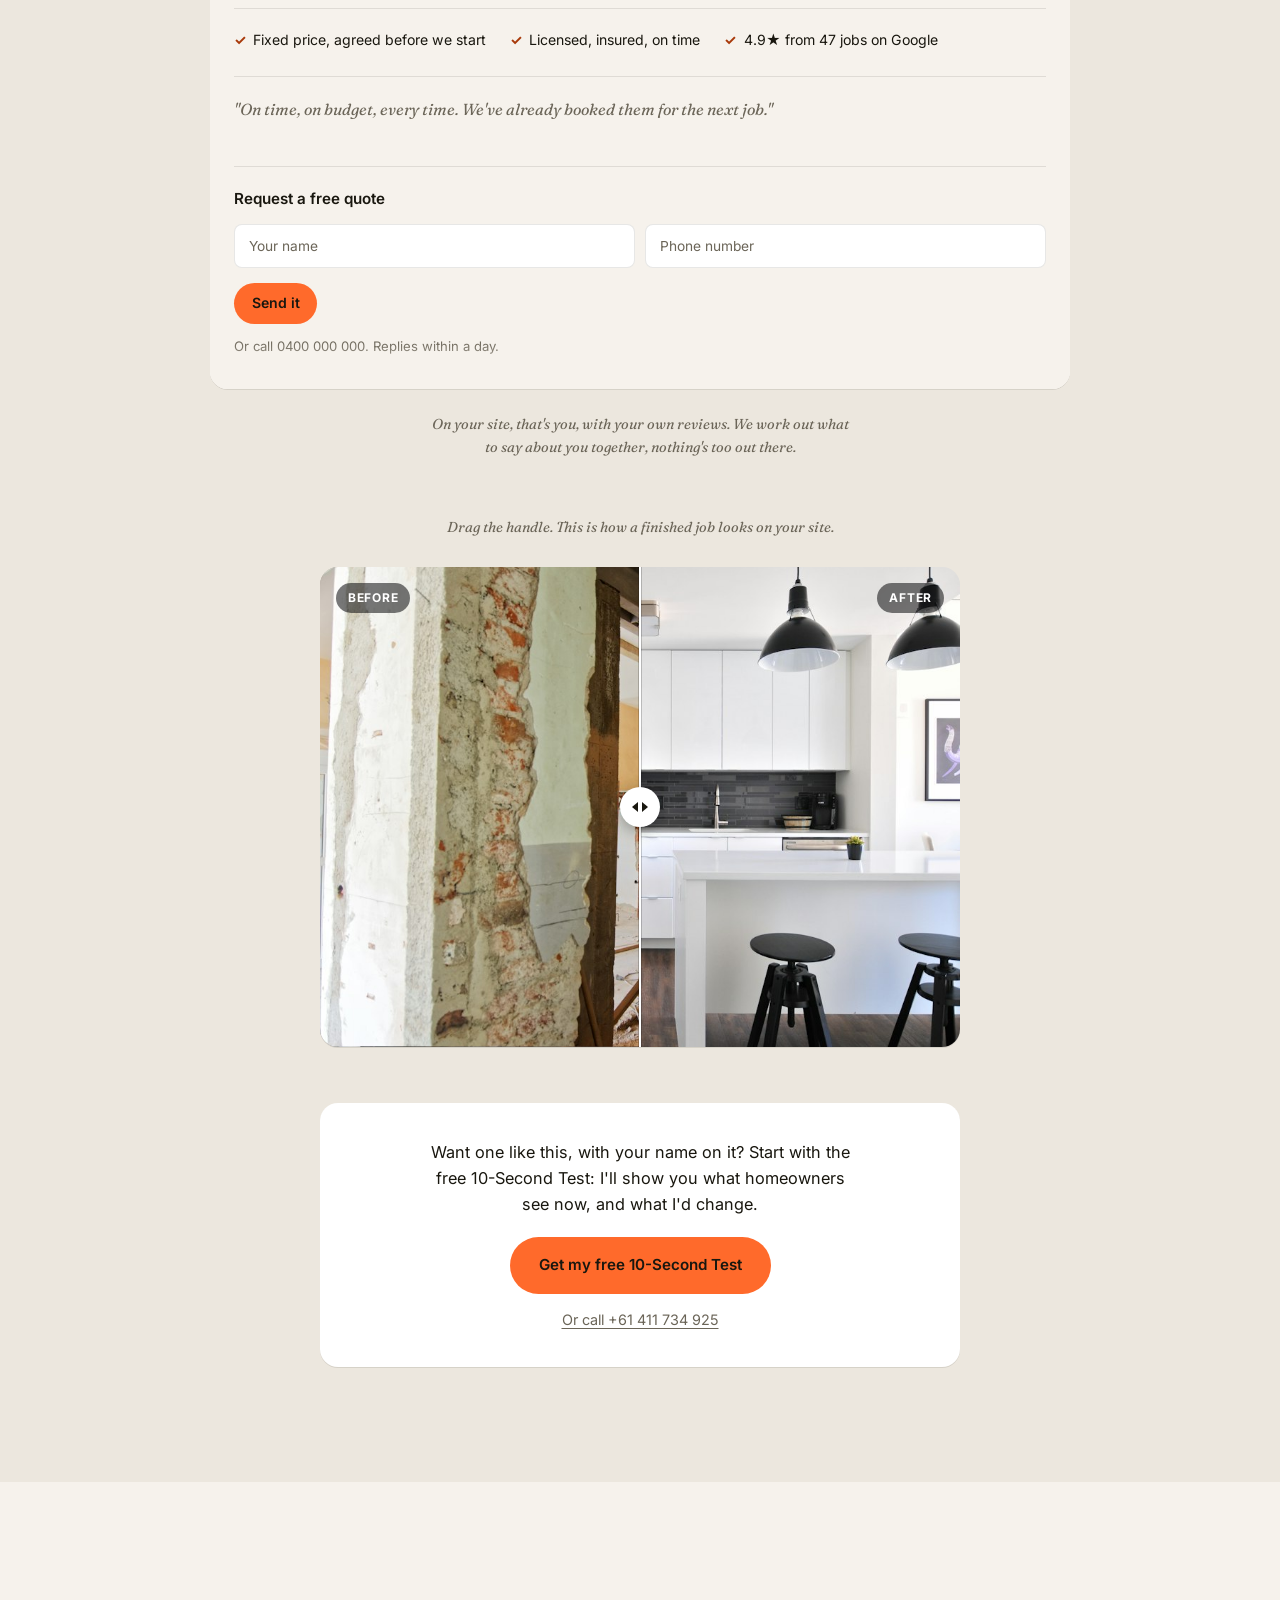
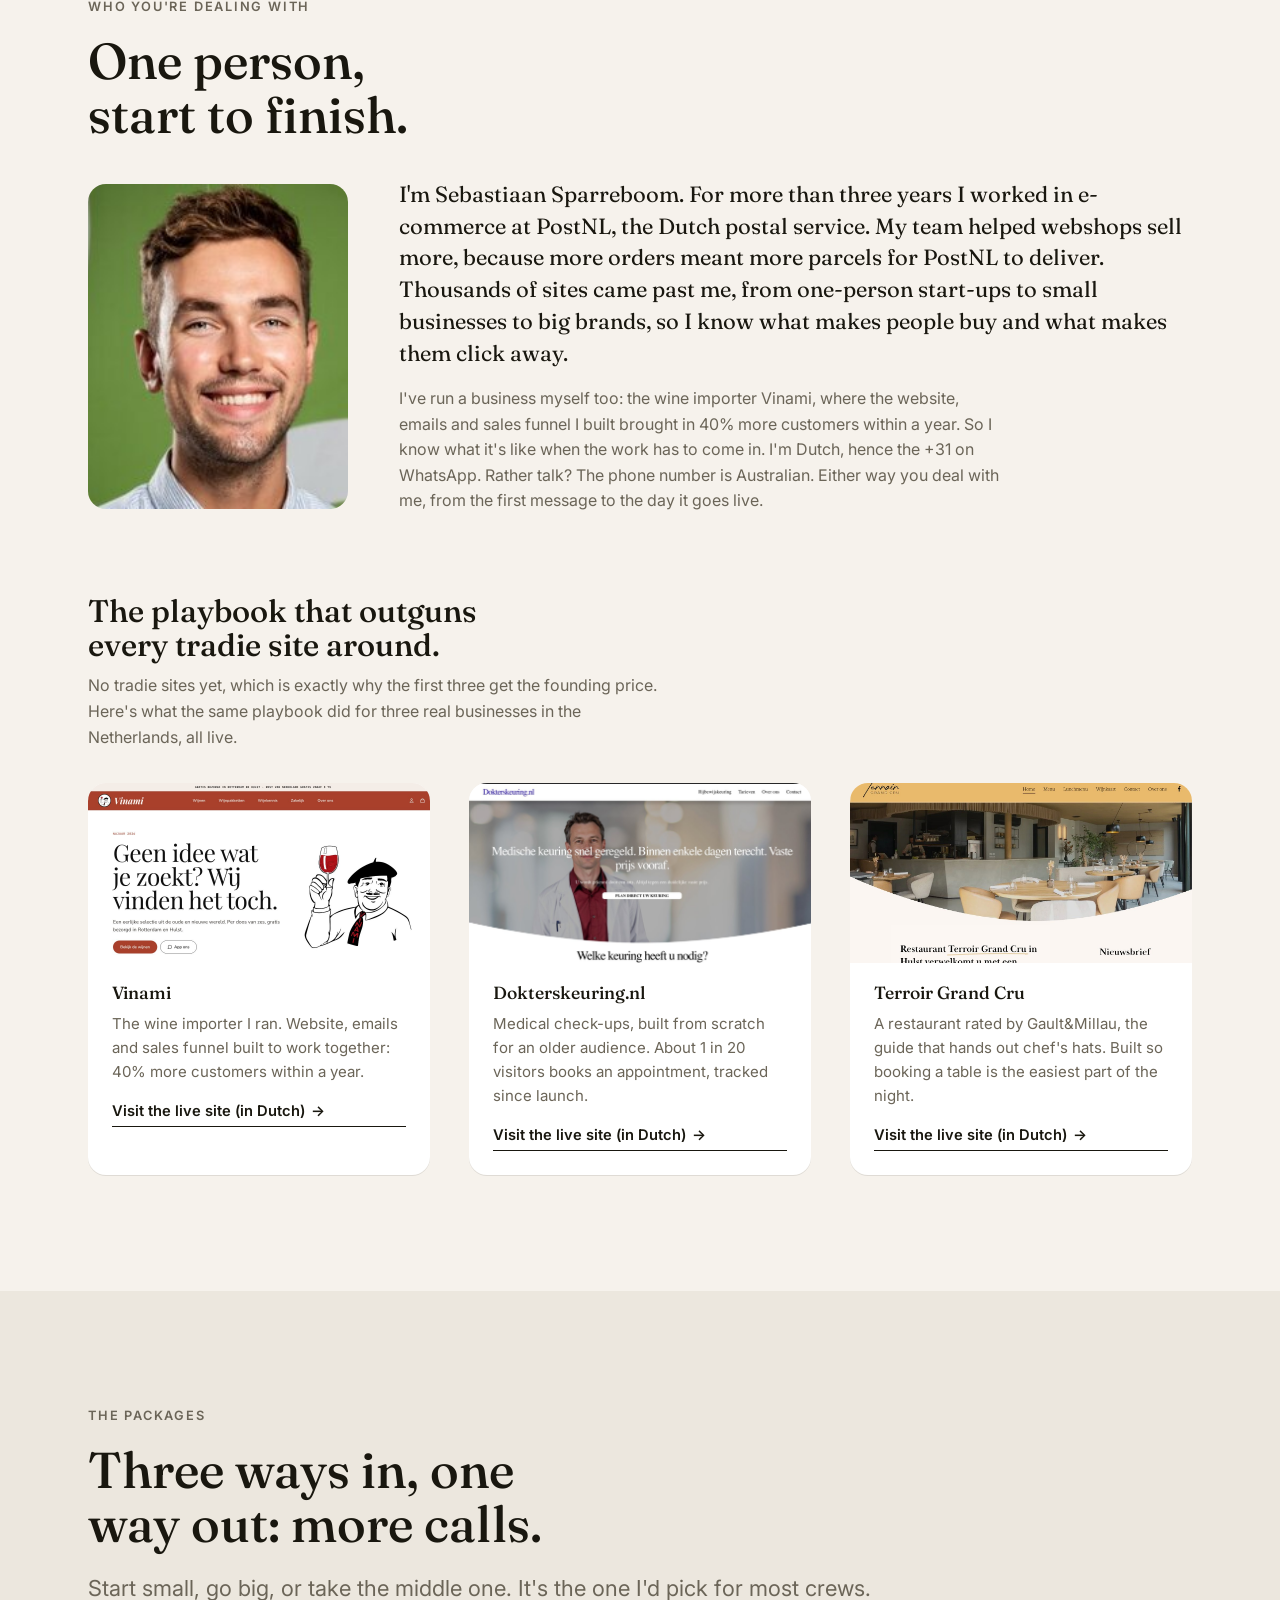
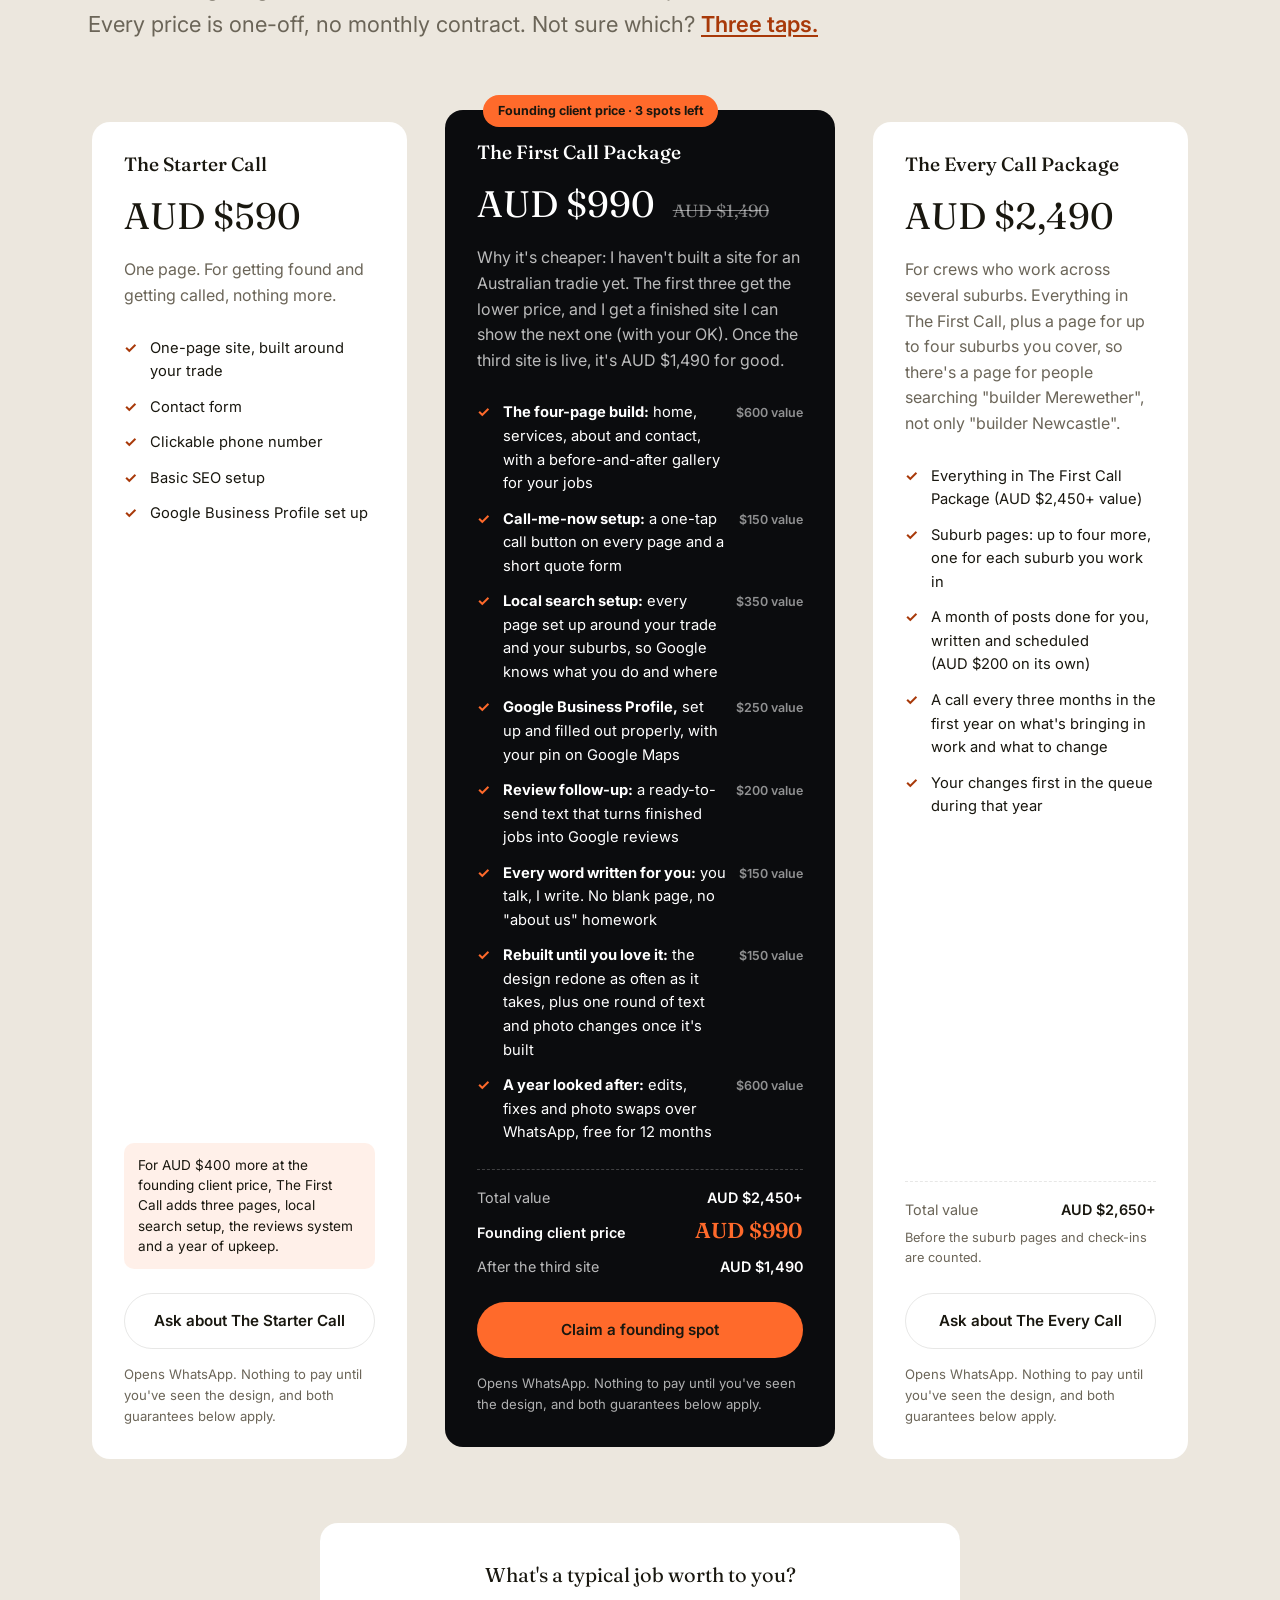
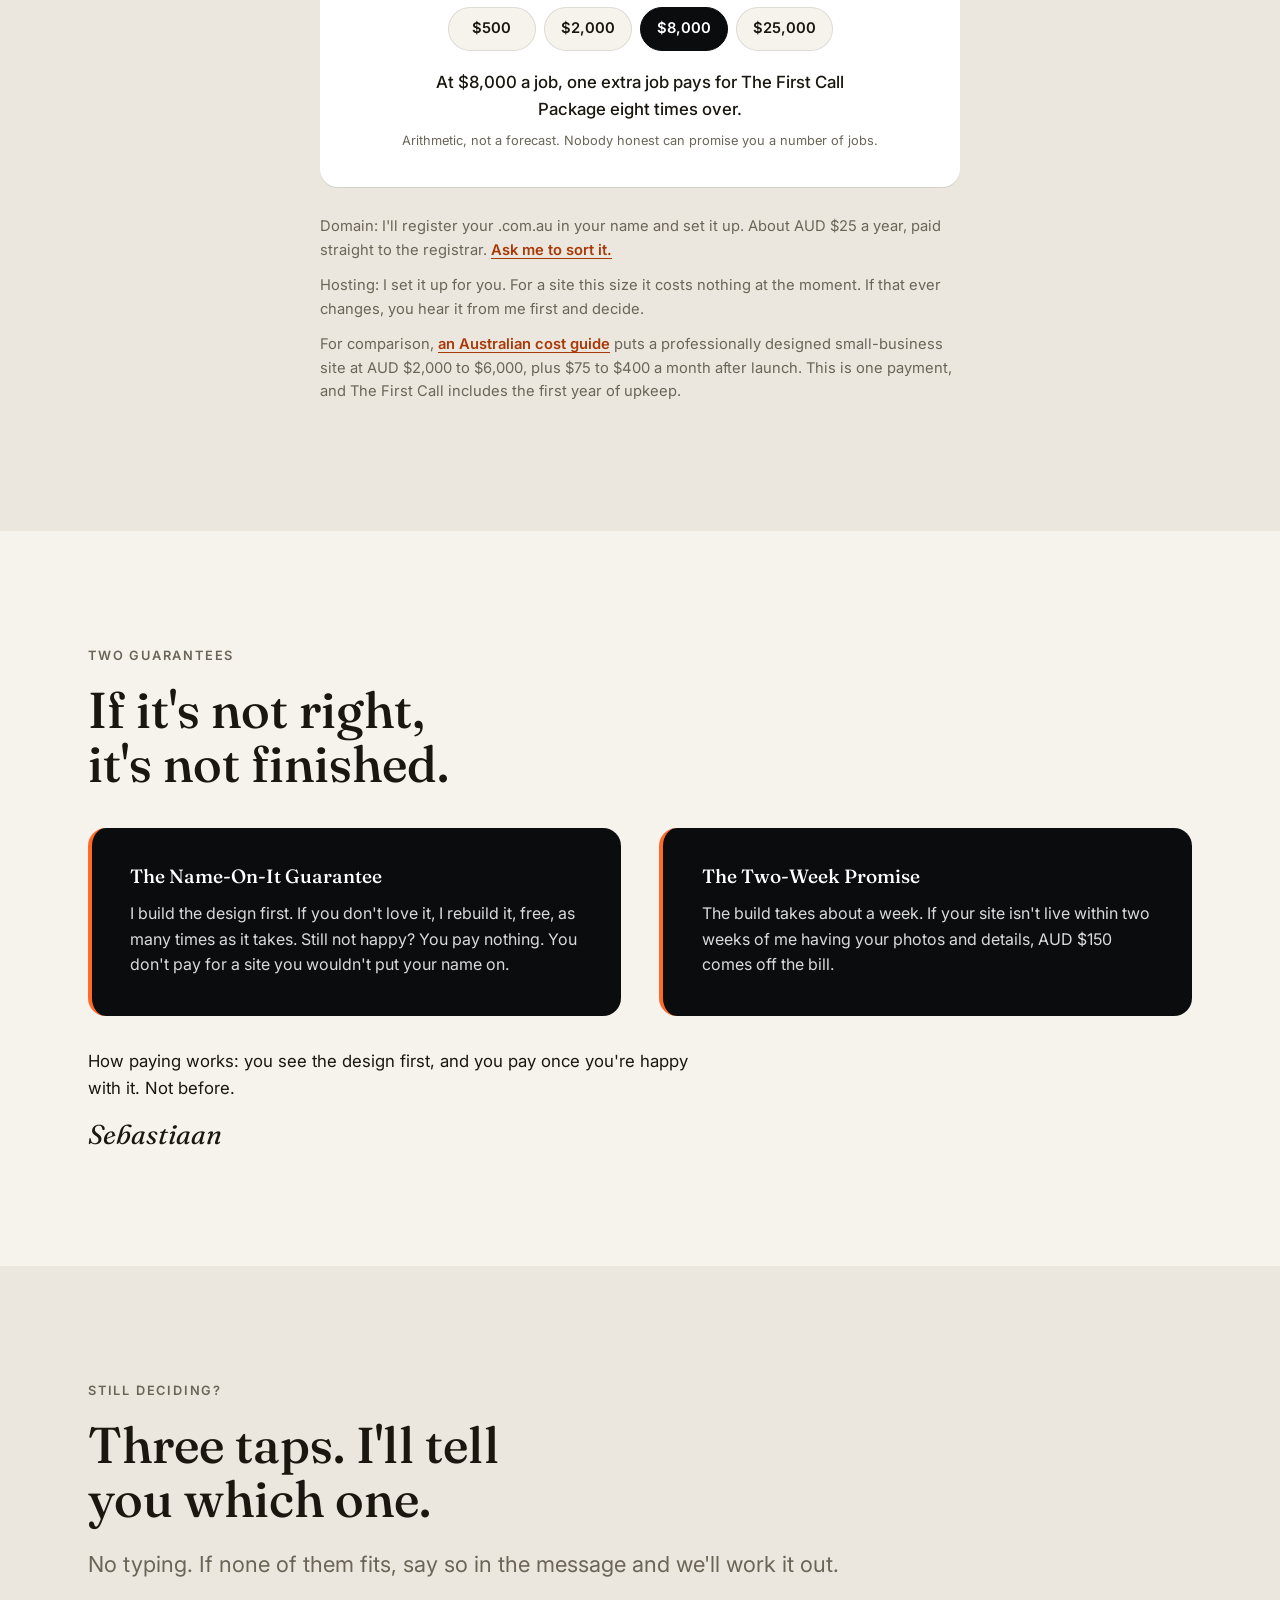
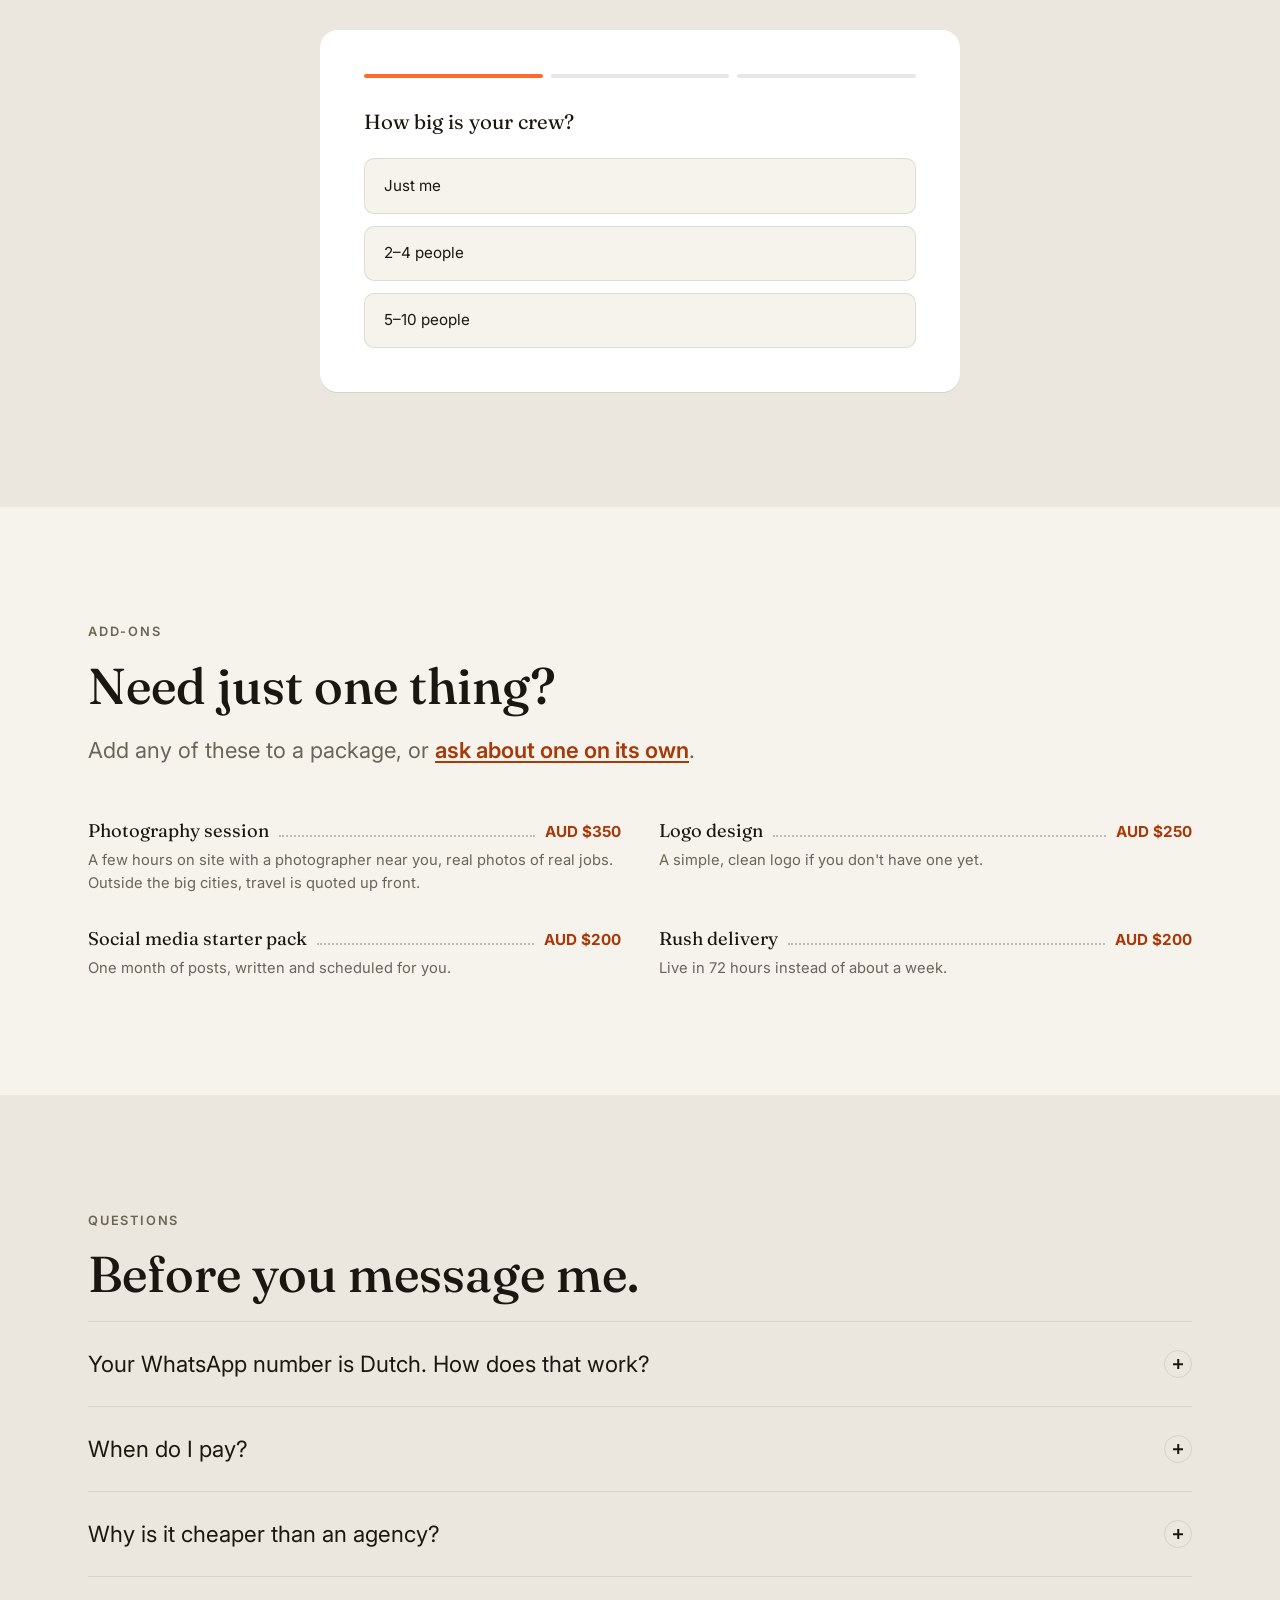
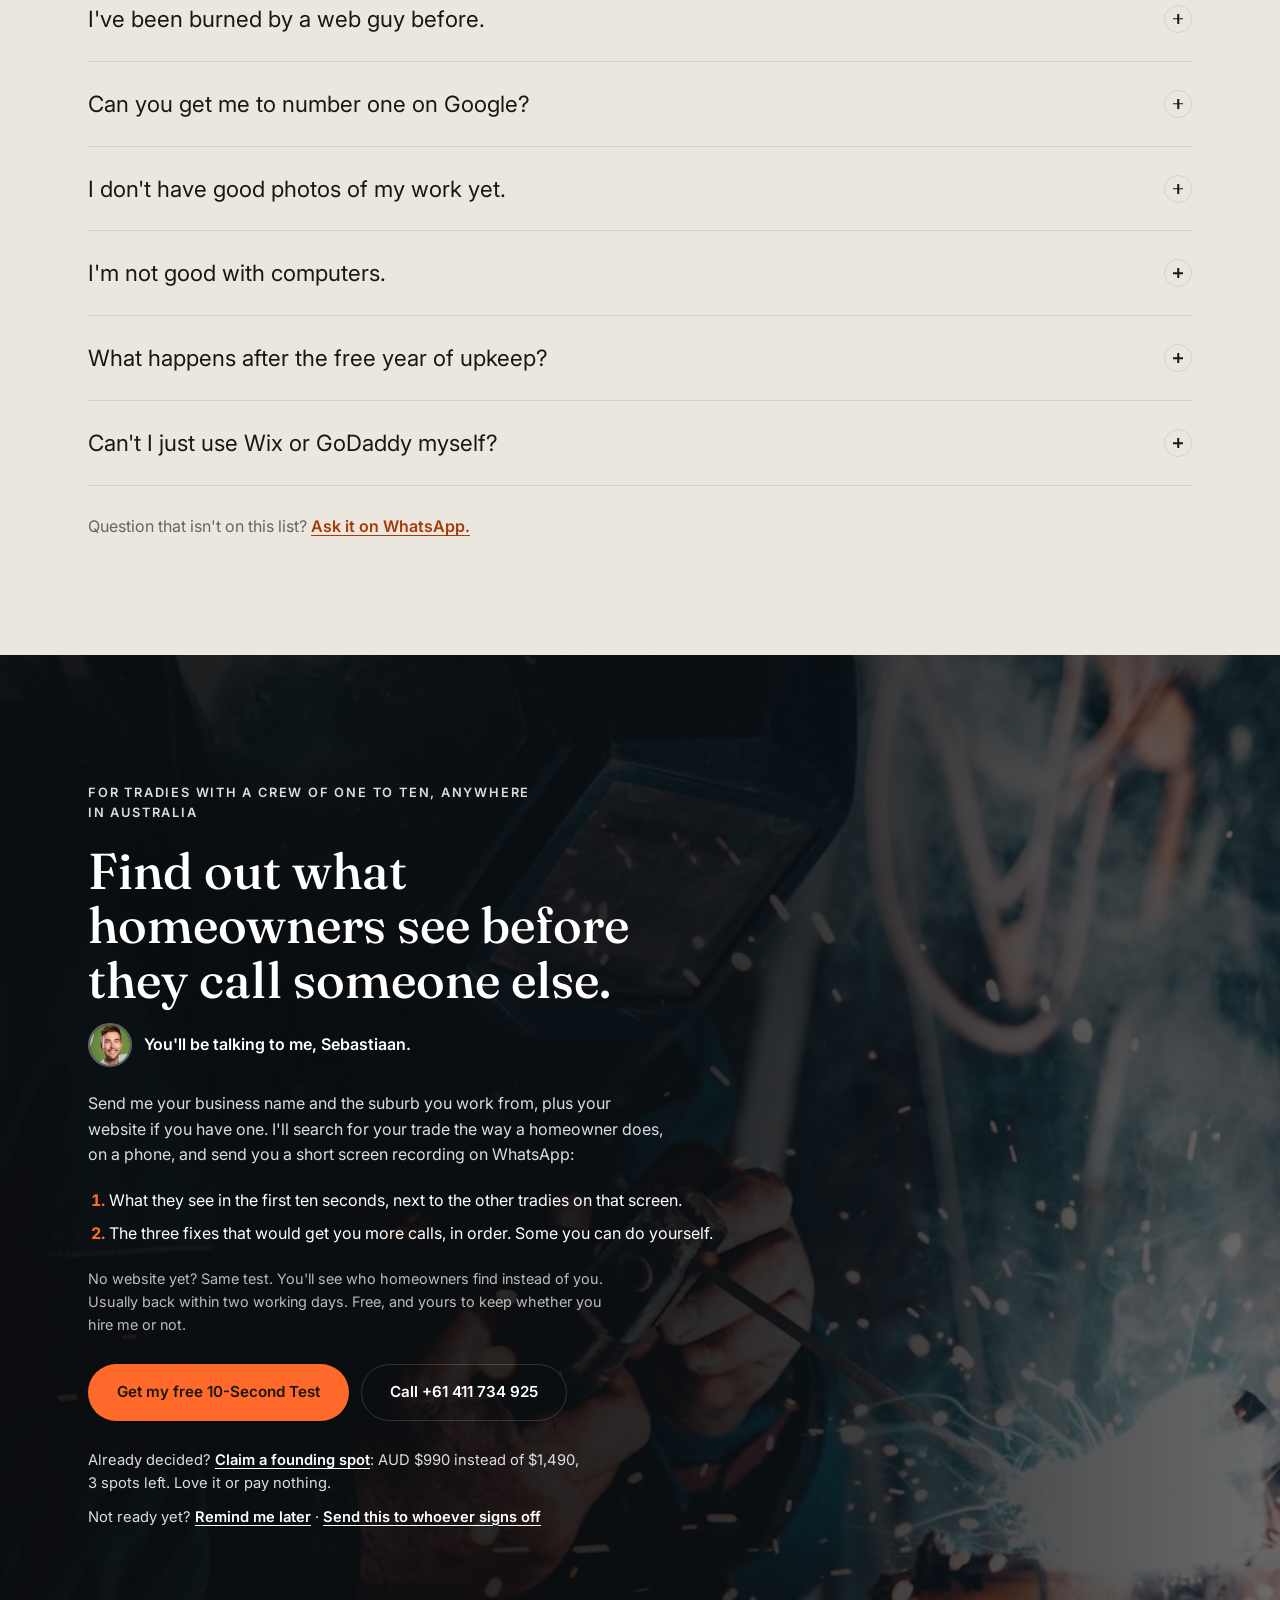
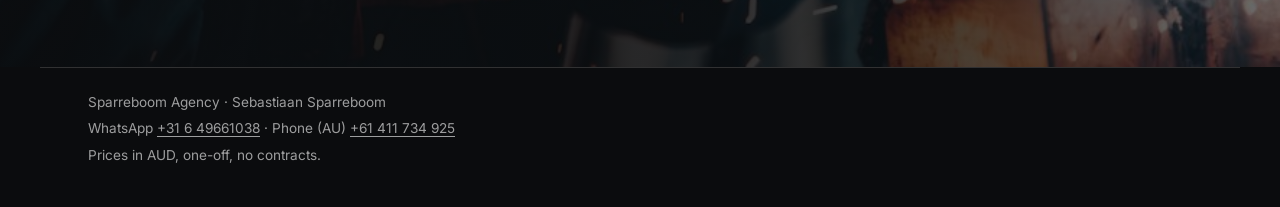
<file: tradies.html>
<!DOCTYPE html>
<html lang="en">
<head>
<meta charset="UTF-8">
<meta name="viewport" content="width=device-width, initial-scale=1.0">
<title>Websites for tradies, fixed price from AUD $590 | Sparreboom Agency</title>
<meta name="description" content="A fixed-price website for small trade businesses, live in about a week. You see the design first, and pay nothing if you don't love it.">
<link rel="canonical" href="https://sparreboom.agency/tradies.html">

<link rel="icon" type="image/x-icon" href="/favicon.ico">
<link rel="icon" type="image/png" sizes="16x16" href="/images/favicon-16.png">
<link rel="icon" type="image/png" sizes="32x32" href="/images/favicon-32.png">
<link rel="icon" type="image/png" sizes="48x48" href="/images/favicon-48.png">
<link rel="apple-touch-icon" sizes="180x180" href="/images/apple-touch-icon.png">

<meta property="og:type" content="website">
<meta property="og:site_name" content="Sparreboom Agency">
<meta property="og:url" content="https://sparreboom.agency/tradies.html">
<meta property="og:title" content="Websites for tradies, fixed price from AUD $590 | Sparreboom Agency">
<meta property="og:description" content="A fixed-price website for small trade businesses, live in about a week. You see the design first, and pay nothing if you don't love it.">
<meta property="og:image" content="https://sparreboom.agency/images/og-tradies.jpg">
<meta property="og:image:width" content="1200">
<meta property="og:image:height" content="630">
<meta property="og:image:alt" content="A tradesman cutting timber with a circular saw">
<meta property="og:locale" content="en_AU">

<meta name="twitter:card" content="summary_large_image">
<meta name="twitter:title" content="Websites for tradies, fixed price from AUD $590 | Sparreboom Agency">
<meta name="twitter:description" content="A fixed-price website for small trade businesses, live in about a week. You see the design first, and pay nothing if you don't love it.">
<meta name="twitter:image" content="https://sparreboom.agency/images/og-tradies.jpg">

<link rel="preconnect" href="https://fonts.googleapis.com">
<link rel="preconnect" href="https://fonts.gstatic.com" crossorigin>
<link href="https://fonts.googleapis.com/css2?family=Fraunces:ital,opsz,wght@0,9..144,400;0,9..144,500;0,9..144,600;1,9..144,500&family=Inter:wght@400;500;600;700&display=swap" rel="stylesheet">

<link rel="stylesheet" href="css/styles.css">
</head>
<body>

<a class="skip-link" href="#main">Skip to content</a>

<header class="bare-nav" data-autohide>
  <div class="container bare-nav__inner">
    <a href="/" class="bare-nav__brand">Sparreboom<span class="hide-sm"> Agency</span></a>
    <div class="bare-nav__actions">
      <a class="bare-nav__prices" href="#package">Prices</a>
      <a class="bare-nav__call" href="tel:+61411734925" aria-label="Call Sebastiaan on +61 411 734 925">
        <svg viewBox="0 0 24 24" width="20" height="20" fill="none" aria-hidden="true"><path d="M5 4h3l1.5 4-2 1.5a11 11 0 0 0 7 7l1.5-2 4 1.5v3a2 2 0 0 1-2 2A16 16 0 0 1 3 6a2 2 0 0 1 2-2Z" stroke="currentColor" stroke-width="1.6" stroke-linejoin="round"/></svg>
      </a>
      <a href="https://wa.me/31649661038" data-wa="test" class="btn btn--small btn--accent" target="_blank" rel="noopener"><span><span class="hide-sm">Free </span>10-Second Test</span></a>
    </div>
  </div>
</header>

<main id="main">
  <!-- Honesty rule: no claims about tradie clients until there are some. Hartley Build Co. is an example business. -->

  <!-- HERO -->
  <section class="tradie-hero">
    <div class="tradie-hero__media">
      <picture>
        <source media="(max-width: 600px)" srcset="images/stock-hero-tradie-m.jpg">
        <img src="images/stock-hero-tradie.jpg" width="1800" height="1300" alt="A tradesman cutting a plank of wood with a circular saw, sawdust flying" loading="eager" fetchpriority="high">
      </picture>
      <div class="hero__scrim"></div>
      <div class="tradie-hero__shade"></div>
    </div>
    <div class="container">
      <p class="hero__hello" hidden></p>
      <p class="eyebrow eyebrow--light">For builders, chippies, sparkies &amp; plumbers</p>
      <h1 class="tradie-hero__title">Clients judge your craft before you've laid a single brick.</h1>
      <p class="tradie-hero__sub">A homeowner finds three tradies on their phone and picks who to call in about ten seconds. I build the site that gets you picked: written for you, live in about a week, one fixed price, and you only pay once you like the design.</p>
      <div class="hero__actions">
        <a href="https://wa.me/31649661038" data-wa="test" class="btn btn--accent" target="_blank" rel="noopener">Get my free 10-Second Test</a>
        <a href="#package" class="btn btn--ghost-light" data-hero-secondary>See prices</a>
      </div>
      <p class="hero__micro">Opens WhatsApp (the number's Dutch, because I am). You get back what homeowners see when they look you up, and what to fix first. Free.</p>
    </div>
    <ul class="hero__trust">
      <li><span class="hero__trust-title">Fixed price</span><span class="hero__trust-desc">From AUD&nbsp;$590. Paid once, no contract.</span></li>
      <li><span class="hero__trust-title">Love it or pay nothing</span><span class="hero__trust-desc">You see the design before you pay a cent.</span></li>
      <li><span class="hero__trust-title">Live in about a week</span><span class="hero__trust-desc">Two weeks at most, or AUD&nbsp;$150 off.</span></li>
      <li><span class="hero__trust-title">AUD&nbsp;$990 for the first three</span><span class="hero__trust-desc">Founding client price on The First Call. <span data-spots-left>3 spots</span> left.</span></li>
    </ul>
  </section>

  <!-- HOW IT WORKS -->
  <section class="section" id="how-it-works">
    <div class="container">
      <p class="eyebrow reveal">How it works</p>
      <h2 class="section__title reveal">Three steps. Not ten.</h2>
      <p class="section__intro reveal">No briefing document, no brand workshop. Just enough to build something good.</p>
      <ol class="steps steps--row reveal">
        <li>
          <span class="steps__day">Day 1</span>
          <h3><a href="https://wa.me/31649661038" data-wa="start" target="_blank" rel="noopener">Send a few photos on <span class="nowrap">WhatsApp <span aria-hidden="true">→</span></span></a></h3>
          <p>Recent jobs, your logo if you have one, the suburbs you cover and the work you want more of. Ten minutes, then you're done.</p>
        </li>
        <li>
          <span class="steps__day">Days 2 to 5</span>
          <h3>I build, you watch</h3>
          <p>A full site built around your trade, every word written for you. You'll see it come together on WhatsApp.</p>
        </li>
        <li>
          <span class="steps__day">Around day 6</span>
          <h3>You say yes, or you don't</h3>
          <p>You see the whole site on your phone. Love it, and you pay and it goes live. Don't, and I rebuild it until you do. Still no, you owe nothing.</p>
        </li>
      </ol>
    </div>
  </section>

  <!-- COMPARE + DEMO -->
  <section class="section section--card" id="compare">
    <div class="container">
      <p class="eyebrow reveal">Who would you call?</p>
      <h2 class="section__title reveal">Same trade. Two first impressions.</h2>
      <p class="section__intro reveal">The first one's exaggerated, but not by much. Same trade, same work. Only one of them gets the call.</p>

      <div class="compare-grid">
        <div class="compare-card reveal">
          <span class="compare-card__label compare-card__label--old">What homeowners often find</span>
          <div class="mock-browser">
            <div class="mock-browser__bar"><span></span><span></span><span></span><div class="mock-browser__url">hartleybuildco.com.au</div></div>
            <div class="mock-browser__body mock-browser__body--old">
              <p class="old-marquee">★ UNDER CONSTRUCTION ★ CALL FOR A QUOTE ★</p>
              <p class="old-title">WELCOME TO HARTLEY BUILD CO</p>
              <p class="old-sub">"Qaulity you can trust since 2012"</p>
              <ul class="old-list">
                <li>- Renovations</li>
                <li>- Decks n Pergolas</li>
                <li>- Carpentry</li>
                <li>- General Building Work</li>
              </ul>
              <p class="old-contact">Contact: Dave, 0400 000 000 (best to call after 5pm)</p>
              <p class="old-counter">Visitors: 004213</p>
            </div>
          </div>
        </div>

        <div class="compare-card compare-card--new reveal">
          <span class="compare-card__label compare-card__label--new">The same business, done properly</span>
          <div class="mock-browser">
            <div class="mock-browser__bar"><span></span><span></span><span></span><div class="mock-browser__url">hartleybuildco.com.au</div></div>
            <div class="mock-browser__body mock-browser__body--new">
              <div class="tour-section tour-section--hero">
                <img class="tour-hero__bg" src="images/stock-demo-after.jpg" width="900" height="700" alt="" loading="lazy" decoding="async">
                <div class="tour-hero__scrim"></div>
                <div class="tour-hero__content">
                  <p class="tour-eyebrow">Hartley Build Co.</p>
                  <p class="tour-h1">Renovations &amp; carpentry, built to last.</p>
                  <p class="tour-sub">Newcastle, NSW. Licensed &amp; insured.</p>
                  <span class="tour-cta" aria-hidden="true">Get a free quote</span>
                  <p class="tour-cta__micro">★★★★★ 4.9 · Replies within a day</p>
                </div>
              </div>
            </div>
          </div>
        </div>
      </div>

      <div class="demo" id="demo">
        <h3 class="demo__title reveal">This is what you'd actually get.</h3>
        <p class="demo__intro reveal">The whole homepage, top to bottom. Every block on it is there to get the phone ringing.</p>

        <div class="mock-browser mock-browser--tour reveal">
          <div class="mock-browser__bar"><span></span><span></span><span></span><div class="mock-browser__url">hartleybuildco.com.au</div></div>
          <div class="mock-browser__body mock-browser__body--new mock-browser__body--tall">

            <div class="tour-section tour-section--hero">
              <img class="tour-hero__bg" src="images/stock-demo-after.jpg" width="900" height="700" alt="" loading="lazy" decoding="async">
              <div class="tour-hero__scrim"></div>
              <div class="tour-hero__content">
                <p class="tour-eyebrow">Hartley Build Co.</p>
                <p class="tour-h1">Renovations &amp; carpentry, built to last.</p>
                <p class="tour-sub">Newcastle, NSW. Licensed &amp; insured. Small team, no subcontracted surprises.</p>
                <span class="tour-cta" aria-hidden="true">Get a free quote</span>
                <p class="tour-cta__micro">★★★★★ 4.9 · Replies within a day</p>
              </div>
            </div>

            <div class="tour-section tour-section--services">
              <div class="tour-service"><span class="tour-service__dot"></span>Kitchen renovations</div>
              <div class="tour-service"><span class="tour-service__dot"></span>Custom carpentry</div>
              <div class="tour-service"><span class="tour-service__dot"></span>Decks &amp; pergolas</div>
            </div>

            <div class="tour-section tour-section--owner">
              <img class="tour-owner__photo" src="images/stock-owner.jpg" width="500" height="600" alt="Dave Hartley, owner of Hartley Build Co." loading="lazy" decoding="async">
              <div class="tour-owner__text">
                <p class="tour-owner__name">Dave Hartley, Owner</p>
                <p class="tour-owner__bio">Started the business in 2012 after ten years on other people's sites. Still turns up to every job himself, no subcontractors you've never met.</p>
              </div>
            </div>

            <div class="tour-section tour-section--why">
              <div class="tour-why__item"><span class="tour-why__check">✓</span>Fixed price, agreed before we start</div>
              <div class="tour-why__item"><span class="tour-why__check">✓</span>Licensed, insured, on time</div>
              <div class="tour-why__item"><span class="tour-why__check">✓</span>4.9★ from 47 jobs on Google</div>
            </div>

            <div class="tour-section tour-section--quote">
              <p>"On time, on budget, every time. We've already booked them for the next job."</p>
            </div>

            <div class="tour-section tour-section--form">
              <p class="tour-form__label">Request a free quote</p>
              <div class="tour-form__fields">
                <span class="tour-form__field">Your name</span>
                <span class="tour-form__field">Phone number</span>
              </div>
              <span class="tour-cta" aria-hidden="true">Send it</span>
              <p class="tour-form__note">Or call 0400 000 000. Replies within a day.</p>
            </div>

            <div class="mock-browser__fade" aria-hidden="true"></div>
          </div>
        </div>

        <p class="demo-owner-note reveal">On your site, that's you, with your own reviews. We work out what to say about you together, nothing's too out there.</p>

        <p class="demo-gallery__label reveal">Drag the handle. This is how a finished job looks on your site.</p>
        <div class="ba-slider reveal" data-ba-slider>
          <img class="ba-slider__img ba-slider__img--after" src="images/stock-demo-after.jpg" width="900" height="700" alt="A finished modern white kitchen renovation" loading="lazy" decoding="async">
          <img class="ba-slider__img ba-slider__img--before" src="images/stock-demo-before.jpg" width="900" height="1000" alt="An interior mid-renovation with exposed brick and scaffolding" loading="lazy" decoding="async">
          <span class="ba-slider__tag ba-slider__tag--before">Before</span>
          <span class="ba-slider__tag ba-slider__tag--after">After</span>
          <div class="ba-slider__handle" role="slider" tabindex="0" aria-label="Drag to compare before and after" aria-valuemin="0" aria-valuemax="100" aria-valuenow="50">
            <span class="ba-slider__grip"><span></span><span></span></span>
          </div>
        </div>

        <div class="inline-cta">
          <p>Want one like this, with your name on it? Start with the free <span class="nowrap">10-Second Test</span>: I'll show you what homeowners see now, and what I'd change.</p>
          <a href="https://wa.me/31649661038" data-wa="test" class="btn btn--accent" target="_blank" rel="noopener">Get my free 10-Second Test</a>
          <a class="inline-cta__call" href="tel:+61411734925">Or call +61 411 734 925</a>
        </div>
      </div>
    </div>
  </section>

  <!-- WHO + PROOF -->
  <section class="section" id="proof">
    <div class="container">
      <p class="eyebrow reveal">Who you're dealing with</p>
      <h2 class="section__title reveal">One person, start to finish.</h2>

      <div class="founder reveal">
        <picture class="founder__photo">
          <source media="(max-width: 767px)" srcset="images/sebastiaan-face.jpg">
          <img src="images/sebastiaan-portrait.jpg" width="320" height="400" alt="Sebastiaan Sparreboom" loading="lazy" decoding="async">
        </picture>
        <div class="founder__text">
          <p>I'm Sebastiaan Sparreboom. For more than three years I worked in e-commerce at PostNL, the Dutch postal service. My team helped webshops sell more, because more orders meant more parcels for PostNL to deliver. Thousands of sites came past me, from one-person start-ups to small businesses to big brands, so I know what makes people buy and what makes them click away.</p>
          <p>I've run a business myself too: the wine importer Vinami, where the website, emails and sales funnel I built brought in 40% more customers within a year. So I know what it's like when the work has to come in. I'm Dutch, hence the +31 on WhatsApp. Rather talk? The phone number is Australian. Either way you deal with me, from the first message to the day it goes live.</p>
        </div>
      </div>

      <h3 class="proof__title reveal">The playbook that outguns every tradie site around.</h3>
      <p class="proof__intro reveal">No tradie sites yet, which is exactly why the first three get the founding price. Here's what the same playbook did for three real businesses in the Netherlands, all live.</p>

      <div class="proof-carousel-wrap reveal" data-carousel-wrap>
        <div class="proof-carousel" data-carousel>
          <div class="proof-slide">
            <div class="proof-slide__shot"><img src="images/work-vinami.jpg" width="1400" height="720" alt="Vinami homepage" loading="lazy" decoding="async"></div>
            <h4>Vinami</h4>
            <p>The wine importer I ran. Website, emails and sales funnel built to work together: 40% more customers within a year.</p>
            <a class="work-card__link" href="https://vinami.nl/" target="_blank" rel="noopener">Visit the live site (in Dutch) <span aria-hidden="true">→</span></a>
          </div>
          <div class="proof-slide">
            <div class="proof-slide__shot"><img src="images/work-dokterskeuring.jpg" width="1400" height="729" alt="Dokterskeuring.nl homepage" loading="lazy" decoding="async"></div>
            <h4>Dokterskeuring.nl</h4>
            <p>Medical check-ups, built from scratch for an older audience. About 1 in 20 visitors books an appointment, tracked since launch.</p>
            <a class="work-card__link" href="https://dokterskeuring.nl/" target="_blank" rel="noopener">Visit the live site (in Dutch) <span aria-hidden="true">→</span></a>
          </div>
          <div class="proof-slide">
            <div class="proof-slide__shot"><img src="images/work-terroir.jpg" width="1400" height="675" alt="Terroir Grand Cru homepage" loading="lazy" decoding="async"></div>
            <h4>Terroir Grand Cru</h4>
            <p>A restaurant rated by Gault&amp;Millau, the guide that hands out chef's hats. Built so booking a table is the easiest part of the night.</p>
            <a class="work-card__link" href="https://terroirgrandcru.nl/" target="_blank" rel="noopener">Visit the live site (in Dutch) <span aria-hidden="true">→</span></a>
          </div>
        </div>
        <div class="proof-carousel-nav">
          <button type="button" class="proof-carousel-nav__btn" data-carousel-prev aria-label="Previous project">←</button>
          <button type="button" class="proof-carousel-nav__btn" data-carousel-next aria-label="Next project">→</button>
        </div>
      </div>
    </div>
  </section>

  <!-- PACKAGES -->
  <section class="section section--card" id="package">
    <div class="container">
      <p class="eyebrow reveal">The packages</p>
      <h2 class="section__title reveal">Three ways in, one way out: more calls.</h2>
      <p class="section__intro reveal">Start small, go big, or take the middle one. It's the one I'd pick for most crews. Every price is one-off, no monthly contract. Not sure which? <a href="#quiz">Three taps.</a></p>

      <div class="pricing-carousel-wrap" data-carousel-wrap>
        <div class="price-tabs">
          <button type="button" class="price-tab" data-carousel-goto="0">Starter <strong>$590</strong></button>
          <button type="button" class="price-tab is-active" data-carousel-goto="1">First Call <strong>$990</strong></button>
          <button type="button" class="price-tab" data-carousel-goto="2">Every Call <strong>$2,490</strong></button>
        </div>

        <div class="pricing-carousel" data-carousel data-carousel-start="1">
          <div class="price-card">
            <h3>The Starter Call</h3>
            <p class="price-card__price"><span class="price-card__amount">AUD&nbsp;$590</span></p>
            <p class="price-card__desc">One page. For getting found and getting called, nothing more.</p>
            <ul class="price-card__list">
              <li class="is-included">One-page site, built around your trade</li>
              <li class="is-included">Contact form</li>
              <li class="is-included">Clickable phone number</li>
              <li class="is-included">Basic SEO setup</li>
              <li class="is-included">Google Business Profile set up</li>
            </ul>
            <p class="price-card__nudge">For AUD&nbsp;$400 more at the founding client price, The First Call adds three pages, local search setup, the reviews system and a year of upkeep.</p>
            <a href="https://wa.me/31649661038" data-wa="starter" class="btn btn--ghost-dark" target="_blank" rel="noopener">Ask about The Starter Call</a>
            <p class="package-note">Opens WhatsApp. Nothing to pay until you've seen the design, and both guarantees below apply.</p>
          </div>

          <div class="price-card price-card--featured">
            <span class="price-card__badge">Founding client price · <span data-spots-left>3 spots</span> left</span>
            <h3>The First Call Package</h3>
            <p class="price-card__price">
              <span class="price-card__amount">AUD&nbsp;$990</span>
              <span class="price-card__was">AUD&nbsp;$1,490</span>
            </p>
            <p class="price-card__desc">Why it's cheaper: I haven't built a site for an Australian tradie yet. The first three get the lower price, and I get a finished site I can show the next one (with your OK). Once the third site is live, it's AUD&nbsp;$1,490 for good.</p>
            <ul class="price-card__list price-card__list--valued">
              <li class="is-included"><span><strong>The four-page build:</strong> home, services, about and contact, with a before-and-after gallery for your jobs</span><span class="price-card__value">$600 value</span></li>
              <li class="is-included"><span><strong>Call-me-now setup:</strong> a one-tap call button on every page and a short quote form</span><span class="price-card__value">$150 value</span></li>
              <li class="is-included"><span><strong>Local search setup:</strong> every page set up around your trade and your suburbs, so Google knows what you do and where</span><span class="price-card__value">$350 value</span></li>
              <li class="is-included"><span><strong>Google Business Profile,</strong> set up and filled out properly, with your pin on Google Maps</span><span class="price-card__value">$250 value</span></li>
              <li class="is-included"><span><strong>Review follow-up:</strong> a ready-to-send text that turns finished jobs into Google reviews</span><span class="price-card__value">$200 value</span></li>
              <li class="is-included"><span><strong>Every word written for you:</strong> you talk, I write. No blank page, no "about us" homework</span><span class="price-card__value">$150 value</span></li>
              <li class="is-included"><span><strong>Rebuilt until you love it:</strong> the design redone as often as it takes, plus one round of text and photo changes once it's built</span><span class="price-card__value">$150 value</span></li>
              <li class="is-included"><span><strong>A year looked after:</strong> edits, fixes and photo swaps over WhatsApp, free for 12 months</span><span class="price-card__value">$600 value</span></li>
            </ul>
            <dl class="price-card__close">
              <div><dt>Total value</dt><dd>AUD&nbsp;$2,450+</dd></div>
              <div class="price-card__close-now"><dt>Founding client price</dt><dd>AUD&nbsp;$990</dd></div>
              <div><dt>After the third site</dt><dd>AUD&nbsp;$1,490</dd></div>
            </dl>
            <a href="https://wa.me/31649661038" data-wa="first" class="btn btn--accent" target="_blank" rel="noopener">Claim a founding spot</a>
            <p class="package-note">Opens WhatsApp. Nothing to pay until you've seen the design, and both guarantees below apply.</p>
          </div>

          <div class="price-card">
            <h3>The Every Call Package</h3>
            <p class="price-card__price"><span class="price-card__amount">AUD&nbsp;$2,490</span></p>
            <p class="price-card__desc">For crews who work across several suburbs. Everything in The First Call, plus a page for up to four suburbs you cover, so there's a page for people searching "builder Merewether", not only "builder Newcastle".</p>
            <ul class="price-card__list">
              <li class="is-included">Everything in The First Call Package (AUD&nbsp;$2,450+ value)</li>
              <li class="is-included">Suburb pages: up to four more, one for each suburb you work in</li>
              <li class="is-included">A month of posts done for you, written and scheduled (AUD&nbsp;$200 on its own)</li>
              <li class="is-included">A call every three months in the first year on what's bringing in work and what to change</li>
              <li class="is-included">Your changes first in the queue during that year</li>
            </ul>
            <dl class="price-card__close price-card__close--light">
              <div><dt>Total value</dt><dd>AUD&nbsp;$2,650+</dd></div>
            </dl>
            <p class="price-card__close-note">Before the suburb pages and check-ins are counted.</p>
            <a href="https://wa.me/31649661038" data-wa="every" class="btn btn--ghost-dark" target="_blank" rel="noopener">Ask about The Every Call</a>
            <p class="package-note">Opens WhatsApp. Nothing to pay until you've seen the design, and both guarantees below apply.</p>
          </div>
        </div>

        <div class="pricing-carousel-nav">
          <div class="carousel-dots" data-carousel-dots></div>
          <div class="carousel-arrows">
            <button type="button" class="proof-carousel-nav__btn" data-carousel-prev aria-label="Previous package">←</button>
            <button type="button" class="proof-carousel-nav__btn" data-carousel-next aria-label="Next package">→</button>
          </div>
        </div>
      </div>

      <div class="payback reveal" data-payback data-price="990">
        <p class="payback__label">What's a typical job worth to you?</p>
        <div class="payback__chips">
          <button type="button" class="payback__chip" data-job="500" aria-pressed="false">$500</button>
          <button type="button" class="payback__chip" data-job="2000" aria-pressed="false">$2,000</button>
          <button type="button" class="payback__chip" data-job="8000" aria-pressed="true">$8,000</button>
          <button type="button" class="payback__chip" data-job="25000" aria-pressed="false">$25,000</button>
        </div>
        <p class="payback__out" aria-live="polite">At $8,000 a job, one extra job pays for The First Call Package eight times over.</p>
        <p class="payback__foot">Arithmetic, not a forecast. Nobody honest can promise you a number of jobs.</p>
      </div>

      <div class="pricing-note reveal">
        <p>Domain: I'll register your .com.au in your name and set it up. About AUD&nbsp;$25 a year, paid straight to the registrar. <a href="https://wa.me/31649661038" data-wa="domain" target="_blank" rel="noopener">Ask me to sort it.</a></p>
        <p>Hosting: I set it up for you. For a site this size it costs nothing at the moment. If that ever changes, you hear it from me first and decide.</p>
        <!-- Source checked October 2026: whatsthedamage.com.au/web-design-cost/ ($2,000-$6,000, plus $75-$400 a month). Recheck before relying on it. -->
        <p>For comparison, <a href="https://whatsthedamage.com.au/web-design-cost/" target="_blank" rel="noopener">an Australian cost guide</a> puts a professionally designed small-business site at AUD&nbsp;$2,000 to $6,000, plus $75 to $400 a month after launch. This is one payment, and The First Call includes the first year of upkeep.</p>
      </div>
    </div>
  </section>

  <!-- GUARANTEES -->
  <section class="section" id="guarantee">
    <div class="container">
      <p class="eyebrow reveal">Two guarantees</p>
      <h2 class="section__title reveal">If it's not right, it's not finished.</h2>
      <div class="guarantee-grid">
        <div class="guarantee-box reveal">
          <h3>The Name-On-It Guarantee</h3>
          <p>I build the design first. If you don't love it, I rebuild it, free, as many times as it takes. Still not happy? You pay nothing. You don't pay for a site you wouldn't put your name on.</p>
        </div>
        <div class="guarantee-box reveal">
          <h3>The Two-Week Promise</h3>
          <p>The build takes about a week. If your site isn't live within two weeks of me having your photos and details, AUD&nbsp;$150 comes off the bill.</p>
        </div>
      </div>
      <p class="guarantee-pay reveal">How paying works: you see the design first, and you pay once you're happy with it. Not before.</p>
      <p class="guarantee-sign reveal">Sebastiaan</p>
    </div>
  </section>

  <!-- QUIZ -->
  <section class="section section--card" id="quiz">
    <div class="container">
      <p class="eyebrow reveal">Still deciding?</p>
      <h2 class="section__title reveal">Three taps. I'll tell you which one.</h2>
      <p class="section__intro reveal">No typing. If none of them fits, say so in the message and we'll work it out.</p>

      <div class="quiz reveal" data-quiz>
        <div class="quiz__progress" aria-hidden="true">
          <span class="quiz__progress-dot is-active"></span>
          <span class="quiz__progress-dot"></span>
          <span class="quiz__progress-dot"></span>
        </div>

        <div class="quiz__step is-active" data-quiz-step="0">
          <p class="quiz__question">How big is your crew?</p>
          <div class="quiz__options">
            <button type="button" class="quiz__option" data-tier="starter">Just me</button>
            <button type="button" class="quiz__option" data-tier="first">2–4 people</button>
            <button type="button" class="quiz__option" data-tier="every">5–10 people</button>
          </div>
        </div>

        <div class="quiz__step" data-quiz-step="1">
          <p class="quiz__question">What's your website situation right now?</p>
          <div class="quiz__options">
            <button type="button" class="quiz__option" data-tier="starter">No website yet</button>
            <button type="button" class="quiz__option" data-tier="first">I have one, but it's dated</button>
            <button type="button" class="quiz__option" data-tier="every">I have one, want more from it</button>
          </div>
        </div>

        <div class="quiz__step" data-quiz-step="2">
          <p class="quiz__question">What do you need most right now?</p>
          <div class="quiz__options">
            <button type="button" class="quiz__option" data-tier="starter">Just be findable online</button>
            <button type="button" class="quiz__option" data-tier="first">Look more professional than the competition</button>
            <button type="button" class="quiz__option" data-tier="every">Reach more suburbs, more repeat work</button>
          </div>
        </div>

        <div class="quiz__result" data-quiz-result>
          <p class="quiz__result-eyebrow">Based on your answers</p>
          <h3 class="quiz__result-name" data-quiz-result-name></h3>
          <p class="quiz__result-reason" data-quiz-result-reason></p>
          <p class="quiz__result-guarantee">Covered by the Name-On-It Guarantee: love it or pay nothing.</p>
          <div class="quiz__result-actions">
            <a href="https://wa.me/31649661038" target="_blank" rel="noopener" class="btn btn--accent" data-quiz-whatsapp>Message me about this one</a>
            <a href="#package" class="btn btn--ghost-dark" data-quiz-see>See what's in it</a>
          </div>
          <button type="button" class="quiz__restart" data-quiz-restart>Start again</button>
        </div>
      </div>
    </div>
  </section>

  <!-- ADD-ONS -->
  <section class="section" id="addons">
    <div class="container">
      <p class="eyebrow reveal">Add-ons</p>
      <h2 class="section__title reveal">Need just one thing?</h2>
      <p class="section__intro reveal">Add any of these to a package, or <a href="https://wa.me/31649661038" data-wa="addon" target="_blank" rel="noopener">ask about one on its own</a>.</p>
      <ul class="addon-menu reveal">
        <li class="addon-menu__item">
          <div class="addon-menu__row"><span class="addon-menu__name">Photography session</span><span class="addon-menu__leader" aria-hidden="true"></span><span class="addon-menu__price">AUD&nbsp;$350</span></div>
          <p class="addon-menu__desc">A few hours on site with a photographer near you, real photos of real jobs. Outside the big cities, travel is quoted up front.</p>
        </li>
        <li class="addon-menu__item">
          <div class="addon-menu__row"><span class="addon-menu__name">Logo design</span><span class="addon-menu__leader" aria-hidden="true"></span><span class="addon-menu__price">AUD&nbsp;$250</span></div>
          <p class="addon-menu__desc">A simple, clean logo if you don't have one yet.</p>
        </li>
        <li class="addon-menu__item">
          <div class="addon-menu__row"><span class="addon-menu__name">Social media starter pack</span><span class="addon-menu__leader" aria-hidden="true"></span><span class="addon-menu__price">AUD&nbsp;$200</span></div>
          <p class="addon-menu__desc">One month of posts, written and scheduled for you.</p>
        </li>
        <li class="addon-menu__item">
          <div class="addon-menu__row"><span class="addon-menu__name">Rush delivery</span><span class="addon-menu__leader" aria-hidden="true"></span><span class="addon-menu__price">AUD&nbsp;$200</span></div>
          <p class="addon-menu__desc">Live in 72 hours instead of about a week.</p>
        </li>
      </ul>
    </div>
  </section>

  <!-- FAQ -->
  <section class="section section--card" id="faq">
    <div class="container">
      <p class="eyebrow reveal">Questions</p>
      <h2 class="section__title reveal">Before you message me.</h2>

      <div class="faq-list">
        <div class="faq-item reveal" data-accordion-item>
          <button type="button" class="faq-item__toggle js-accordion-toggle" aria-expanded="false">
            <span class="faq-item__q">Your WhatsApp number is Dutch. How does that work?</span>
            <span class="faq-item__chevron" aria-hidden="true"></span>
          </button>
          <div class="faq-item__panel">
            <div class="faq-item__panel-inner">
              <div class="faq-item__panel-content">
                <p>I'm Dutch, so the WhatsApp number is too. Messaging it is free and works like any other chat. The phone number is Australian and comes straight to me. Everything runs over WhatsApp and the odd call. Nobody needs to stand in your driveway to build a website.</p>
              </div>
            </div>
          </div>
        </div>

        <div class="faq-item reveal" data-accordion-item>
          <button type="button" class="faq-item__toggle js-accordion-toggle" aria-expanded="false">
            <span class="faq-item__q">When do I pay?</span>
            <span class="faq-item__chevron" aria-hidden="true"></span>
          </button>
          <div class="faq-item__panel">
            <div class="faq-item__panel-inner">
              <div class="faq-item__panel-content">
                <p>Once you've seen the design and you're happy with it. Not before. Prices are in AUD, one payment, no contract.</p>
              </div>
            </div>
          </div>
        </div>

        <div class="faq-item reveal" data-accordion-item>
          <button type="button" class="faq-item__toggle js-accordion-toggle" aria-expanded="false">
            <span class="faq-item__q">Why is it cheaper than an agency?</span>
            <span class="faq-item__chevron" aria-hidden="true"></span>
          </button>
          <div class="faq-item__panel">
            <div class="faq-item__panel-inner">
              <div class="faq-item__panel-content">
                <p>It's one person. No office, no sales team, no account managers. And The First Call price is a founding client deal for my first three Australian trade clients. That part won't last.</p>
              </div>
            </div>
          </div>
        </div>

        <div class="faq-item reveal" data-accordion-item>
          <button type="button" class="faq-item__toggle js-accordion-toggle" aria-expanded="false">
            <span class="faq-item__q">I've been burned by a web guy before.</span>
            <span class="faq-item__chevron" aria-hidden="true"></span>
          </button>
          <div class="faq-item__panel">
            <div class="faq-item__panel-inner">
              <div class="faq-item__panel-content">
                <p>Fair enough. It usually goes the same way: money up front, then silence, then a site you can't get the keys to. Here it runs the other way round. You see the design before you pay anything. The domain is in your name, the logins are yours, and if you ever want someone else to look after it, I hand the lot over.</p>
              </div>
            </div>
          </div>
        </div>

        <div class="faq-item reveal" data-accordion-item>
          <button type="button" class="faq-item__toggle js-accordion-toggle" aria-expanded="false">
            <span class="faq-item__q">Can you get me to number one on Google?</span>
            <span class="faq-item__chevron" aria-hidden="true"></span>
          </button>
          <div class="faq-item__panel">
            <div class="faq-item__panel-inner">
              <div class="faq-item__panel-content">
                <p>No, and be careful with anyone who promises that. I set up your site and your Google listing properly, so you've got a fair shot in your area. The rest comes from reviews and time, which is why the reviews system is in The First Call.</p>
              </div>
            </div>
          </div>
        </div>

        <div class="faq-item reveal" data-accordion-item>
          <button type="button" class="faq-item__toggle js-accordion-toggle" aria-expanded="false">
            <span class="faq-item__q">I don't have good photos of my work yet.</span>
            <span class="faq-item__chevron" aria-hidden="true"></span>
          </button>
          <div class="faq-item__panel">
            <div class="faq-item__panel-inner">
              <div class="faq-item__panel-content">
                <p>That's fine. Send what you have, even phone photos. I'll fill the gaps with stock photography for launch, and you swap in real job photos as you take them. With The First Call and The Every Call that's free for the first year.</p>
              </div>
            </div>
          </div>
        </div>

        <div class="faq-item reveal" data-accordion-item>
          <button type="button" class="faq-item__toggle js-accordion-toggle" aria-expanded="false">
            <span class="faq-item__q">I'm not good with computers.</span>
            <span class="faq-item__chevron" aria-hidden="true"></span>
          </button>
          <div class="faq-item__panel">
            <div class="faq-item__panel-inner">
              <div class="faq-item__panel-content">
                <p>You don't need to be. You send photos and info over WhatsApp, I build the site, you look at it and say yes or no. That's the whole job on your side.</p>
              </div>
            </div>
          </div>
        </div>

        <div class="faq-item reveal" data-accordion-item>
          <button type="button" class="faq-item__toggle js-accordion-toggle" aria-expanded="false">
            <span class="faq-item__q">What happens after the free year of upkeep?</span>
            <span class="faq-item__chevron" aria-hidden="true"></span>
          </button>
          <div class="faq-item__panel">
            <div class="faq-item__panel-inner">
              <div class="faq-item__panel-content">
                <p>The free year comes with The First Call and The Every Call. After it, nothing happens automatically. No auto-renewal, no surprise bill. If you want me to keep looking after it, we agree a monthly rate you can stop any time. If you don't, the site and the domain stay yours.</p>
              </div>
            </div>
          </div>
        </div>

        <div class="faq-item reveal" data-accordion-item>
          <button type="button" class="faq-item__toggle js-accordion-toggle" aria-expanded="false">
            <span class="faq-item__q">Can't I just use Wix or GoDaddy myself?</span>
            <span class="faq-item__chevron" aria-hidden="true"></span>
          </button>
          <div class="faq-item__panel">
            <div class="faq-item__panel-inner">
              <div class="faq-item__panel-content">
                <p>You can. It'll take you a weekend you don't have, and it'll look like it did. This is a site built around your trade, live in about a week, without you touching a page builder.</p>
              </div>
            </div>
          </div>
        </div>
      </div>

      <p class="faq__ask reveal">Question that isn't on this list? <a href="https://wa.me/31649661038" data-wa="question" target="_blank" rel="noopener">Ask it on WhatsApp.</a></p>
    </div>
  </section>

  <!-- CONTACT -->
  <section class="contact contact--photo" id="contact">
    <div class="moment__media">
      <img src="images/stock-moment-welding.jpg" width="900" height="700" alt="" loading="lazy" decoding="async">
      <div class="contact__shade"></div>
    </div>
    <div class="container contact__inner">
      <p class="eyebrow eyebrow--light reveal">For tradies with a crew of one to ten, anywhere in Australia</p>
      <h2 class="contact__title reveal">Find out what homeowners see before they call someone else.</h2>
      <div class="contact__byline reveal">
        <img src="images/sebastiaan-face.jpg" width="44" height="44" alt="" loading="lazy" decoding="async">
        <span>You'll be talking to me, Sebastiaan.</span>
      </div>
      <p class="contact__lead reveal">Send me your business name and the suburb you work from, plus your website if you have one. I'll search for your trade the way a homeowner does, on a phone, and send you a short screen recording on WhatsApp:</p>
      <ol class="test-list reveal">
        <li>What they see in the first ten seconds, next to the other tradies on that screen.</li>
        <li>The three fixes that would get you more calls, in order. Some you can do yourself.</li>
      </ol>
      <p class="contact__small reveal">No website yet? Same test. You'll see who homeowners find instead of you. Usually back within two working days. Free, and yours to keep whether you hire me or not.</p>
      <div class="contact__actions">
        <a href="https://wa.me/31649661038" data-wa="test" class="btn btn--accent" target="_blank" rel="noopener">Get my free 10-Second Test</a>
        <a class="btn btn--ghost-light" href="tel:+61411734925">Call +61 411 734 925</a>
      </div>
      <p class="contact__founding">Already decided? <a href="https://wa.me/31649661038" data-wa="first" target="_blank" rel="noopener">Claim a founding spot</a>: AUD&nbsp;$990 instead of $1,490, <span data-spots-left>3 spots</span> left. Love it or pay nothing.</p>
      <p class="contact__later">Not ready yet? <a href="https://wa.me/31649661038" data-wa="later" target="_blank" rel="noopener">Remind me later</a> · <a href="https://wa.me/" data-share target="_blank" rel="noopener">Send this to whoever signs off</a></p>
    </div>
  </section>

</main>

<footer class="footer">
  <div class="container footer__inner footer__inner--stack">
    <p>Sparreboom Agency · Sebastiaan Sparreboom</p>
    <p>WhatsApp <a href="https://wa.me/31649661038" data-wa="footer" target="_blank" rel="noopener">+31 6 49661038</a> · Phone (AU) <a href="tel:+61411734925">+61 411 734 925</a></p>
    <p>Prices in AUD, one-off, no contracts.</p>
  </div>
</footer>

<script src="js/main.js"></script>
</body>
</html>
</file>
<file: css/styles.css>
/* ============================================================
   Sparreboom Agency — styles.css
   ============================================================ */

:root {
  --dark: #0b0c0e;
  --dark-soft: #16181c;
  --light: #f6f2ec;
  --card: #ece7de;
  --stone: #6b6558;
  --ink: #19170f;
  --accent: #ff6a2b;
  --accent-deep: #a83909;
  --hairline: rgba(25, 23, 15, 0.1);
  --hairline-light: rgba(246, 242, 236, 0.16);

  --font-display: "Fraunces", "Iowan Old Style", Georgia, serif;
  --font-sans: "Inter", -apple-system, BlinkMacSystemFont, "Segoe UI", sans-serif;

  --fs-hero: clamp(2.6rem, 4.4vw + 1.4rem, 5.4rem);
  --fs-h2: clamp(2rem, 2.4vw + 1.3rem, 3.15rem);
  --fs-h3: clamp(1.15rem, 0.6vw + 1rem, 1.4rem);
  --fs-lede: clamp(1.1rem, 0.6vw + 1rem, 1.375rem);
  --fs-body: 1rem;
  --fs-boom: clamp(4rem, 14vw, 11rem);

  --container: 1200px;
  --gap: clamp(1.25rem, 3vw, 2.5rem);
  --radius: 18px;
  --ease: cubic-bezier(0.16, 1, 0.3, 1);
}

* { box-sizing: border-box; }
html { scroll-behavior: smooth; }

body {
  margin: 0;
  background: var(--light);
  color: var(--ink);
  font-family: var(--font-sans);
  font-size: var(--fs-body);
  line-height: 1.6;
  -webkit-font-smoothing: antialiased;
}

img { max-width: 100%; height: auto; display: block; }

h1, h2, h3 {
  font-family: var(--font-display);
  font-weight: 500;
  line-height: 1.08;
  margin: 0;
}

p { margin: 0 0 1rem; }
p:last-child { margin-bottom: 0; }

a { color: inherit; text-decoration: none; }

.container {
  max-width: var(--container);
  margin: 0 auto;
  padding: 0 clamp(1.25rem, 4vw, 3rem);
}

.skip-link {
  position: absolute;
  left: -999px;
  top: 0;
  background: var(--accent);
  color: var(--ink);
  padding: 0.75rem 1.25rem;
  z-index: 999;
  border-radius: 0 0 8px 0;
}
.skip-link:focus { left: 0; }

/* ---------- Buttons ---------- */
.btn {
  display: inline-flex;
  align-items: center;
  gap: 0.5rem;
  padding: 0.95rem 1.75rem;
  border-radius: 999px;
  font-weight: 600;
  font-size: 0.95rem;
  border: 1px solid transparent;
  cursor: pointer;
  transition: transform 0.35s var(--ease), background 0.35s var(--ease), border-color 0.35s var(--ease), color 0.35s var(--ease);
  white-space: nowrap;
}
.btn:hover { transform: translateY(-2px); }
.btn--small { padding: 0.6rem 1.2rem; font-size: 0.85rem; }

.btn--accent { background: var(--accent); color: var(--ink); }
.btn--accent:hover { background: #ff7d47; }

.btn--ghost-light { border-color: var(--hairline-light); color: #fff; }
.btn--ghost-light:hover { background: rgba(255, 255, 255, 0.1); }

.btn--ghost-dark { border-color: var(--hairline); color: var(--ink); }
.btn--ghost-dark:hover { background: rgba(25, 23, 15, 0.06); }

.btn--dark { background: var(--dark); color: var(--light); }
.btn--dark:hover { background: var(--dark-soft); }

/* ---------- Nav ---------- */
.nav {
  position: fixed;
  top: 0; left: 0; right: 0;
  z-index: 100;
  padding: 1.1rem 0;
  transition: background 0.4s var(--ease), padding 0.4s var(--ease), backdrop-filter 0.4s var(--ease);
}
.nav__inner {
  max-width: var(--container);
  margin: 0 auto;
  padding: 0 clamp(1.25rem, 4vw, 3rem);
  display: flex;
  align-items: center;
  justify-content: space-between;
  gap: 1.5rem;
}
.nav__brand {
  font-family: var(--font-display);
  font-size: 1.15rem;
  font-weight: 600;
  color: #fff;
  letter-spacing: 0.01em;
}
.nav__links {
  display: flex;
  gap: clamp(1rem, 2vw, 2rem);
  flex: 1;
  justify-content: center;
}
.nav__links a {
  color: rgba(255, 255, 255, 0.85);
  font-size: 0.92rem;
  font-weight: 500;
  transition: color 0.25s var(--ease);
}
.nav__links a:hover { color: #fff; }
.nav__cta { flex-shrink: 0; }

.nav__toggle {
  display: none;
  width: 32px; height: 32px;
  background: none; border: none; cursor: pointer;
  flex-direction: column; justify-content: center; gap: 5px;
  padding: 0;
}
.nav__toggle span {
  display: block; height: 2px; width: 100%;
  background: #fff; border-radius: 2px;
  transition: transform 0.3s var(--ease), opacity 0.3s var(--ease);
}

.nav__mobile { display: none; }

.nav.is-scrolled {
  background: rgba(11, 12, 14, 0.82);
  backdrop-filter: blur(14px);
  -webkit-backdrop-filter: blur(14px);
  padding: 0.75rem 0;
  box-shadow: 0 1px 0 var(--hairline-light);
}

/* ---------- Hero ---------- */
.hero {
  position: relative;
  min-height: 100svh;
  display: flex;
  flex-direction: column;
  justify-content: flex-end;
  color: #fff;
  overflow: hidden;
  padding-top: 6rem;
}
.hero__media {
  position: absolute;
  inset: 0;
  z-index: 0;
}
.hero__media img {
  width: 100%;
  height: 100%;
  object-fit: cover;
  object-position: 60% center;
  will-change: transform;
}
.hero__scrim {
  position: absolute;
  inset: 0;
  background:
    linear-gradient(90deg, rgba(11,12,14,0.8) 0%, rgba(11,12,14,0.42) 42%, rgba(11,12,14,0.18) 65%, rgba(11,12,14,0.4) 100%),
    linear-gradient(180deg, rgba(11,12,14,0.4) 0%, rgba(11,12,14,0.12) 26%, rgba(11,12,14,0.5) 66%, rgba(11,12,14,0.95) 100%);
}
.hero__content {
  position: relative;
  z-index: 1;
  max-width: var(--container);
  margin: 0 auto;
  width: 100%;
  padding: 0 clamp(1.25rem, 4vw, 3rem);
  padding-bottom: clamp(2.5rem, 5vw, 4rem);
}
.eyebrow {
  font-size: 0.8rem;
  font-weight: 600;
  letter-spacing: 0.14em;
  text-transform: uppercase;
  color: var(--stone);
  margin: 0 0 1rem;
}
.eyebrow--light { color: rgba(255, 255, 255, 0.75); }

.hero__title {
  font-size: var(--fs-hero);
  max-width: 16ch;
  margin-bottom: 1.25rem;
}
.hero__sub {
  font-size: var(--fs-lede);
  max-width: 46ch;
  color: rgba(255, 255, 255, 0.88);
  margin-bottom: 2rem;
}
.hero__actions {
  display: flex;
  flex-wrap: wrap;
  gap: 1rem;
  margin-bottom: 3rem;
}

.hero__trust {
  position: relative;
  z-index: 1;
  list-style: none;
  margin: 0;
  padding: clamp(1.25rem, 3vw, 1.75rem) clamp(1.25rem, 4vw, 3rem);
  max-width: var(--container);
  margin: 0 auto;
  width: 100%;
  display: grid;
  grid-template-columns: repeat(4, 1fr);
  gap: 1.5rem;
  border-top: 1px solid var(--hairline-light);
}
.hero__trust li {
  font-size: 0.95rem;
  color: rgba(255, 255, 255, 0.85);
  line-height: 1.5;
}
.hero__trust-title {
  display: block;
  color: #fff;
  font-weight: 700;
  font-size: 1.05rem;
  margin-bottom: 0.25rem;
}

/* ---------- Client logos (inside Work section) ---------- */
.work-logos {
  margin: clamp(3rem, 6vw, 4.5rem) 0 0;
}
.work-logos__label {
  text-align: center;
  font-family: var(--font-display);
  font-style: italic;
  font-size: 0.9rem;
  color: var(--stone);
  margin: 0 0 1.5rem;
}
.logos__marquee {
  overflow: hidden;
  width: 100vw;
  margin-left: 50%;
  transform: translateX(-50%);
  mask-image: linear-gradient(to right, transparent, black 8%, black 92%, transparent);
  -webkit-mask-image: linear-gradient(to right, transparent, black 8%, black 92%, transparent);
}
.logos__track {
  display: flex;
  width: max-content;
  animation: logos-scroll 150s linear infinite;
}
.logos__marquee:hover .logos__track { animation-play-state: paused; }
.logos__group {
  display: flex;
  align-items: center;
  gap: var(--gap);
  padding-right: var(--gap);
}
.logos__item {
  display: flex;
  align-items: center;
  justify-content: center;
  width: 220px;
  height: 150px;
  padding: 10px;
  background: #fff;
  border-radius: var(--radius);
  box-shadow: 0 1px 0 var(--hairline);
  transition: transform 0.3s var(--ease), box-shadow 0.3s var(--ease);
}
.logos__item:hover {
  transform: translateY(-4px);
  box-shadow: 0 16px 32px rgba(25, 23, 15, 0.1);
}
.logos__item img {
  max-width: 100%;
  max-height: 100%;
  width: auto;
  height: auto;
  object-fit: contain;
  filter: grayscale(1);
  opacity: 0.85;
  transition: opacity 0.3s var(--ease), filter 0.3s var(--ease);
}
.logos__item:hover img {
  filter: none;
  opacity: 1;
}
.logos__fallback {
  display: none;
  align-items: center;
  justify-content: center;
  width: 100%;
  height: 100%;
  border: 1px dashed var(--hairline);
  border-radius: 6px;
  color: var(--stone);
  font-family: monospace;
  font-size: 0.78rem;
  white-space: nowrap;
}
@keyframes logos-scroll {
  to { transform: translateX(-50%); }
}

/* ---------- Sections (generic) ---------- */
.section { padding: clamp(4.5rem, 9vw, 8rem) 0; }
.section--card { background: var(--card); }
.section__title { font-size: var(--fs-h2); max-width: 18ch; margin-bottom: 1.25rem; }
.section__intro { font-size: var(--fs-lede); max-width: 58ch; color: var(--stone); margin-bottom: 3rem; }

/* ---------- Work ---------- */
.work-grid {
  display: grid;
  grid-template-columns: repeat(2, 1fr);
  align-items: start;
  gap: var(--gap);
  margin-top: 2.5rem;
}
.work-card {
  border-radius: var(--radius);
  overflow: hidden;
  background: #fff;
  box-shadow: 0 1px 0 var(--hairline);
}
.work-card__toggle {
  display: block;
  width: 100%;
  border: none;
  background: none;
  padding: 0;
  margin: 0;
  cursor: pointer;
  text-align: left;
  font: inherit;
  color: inherit;
}
.work-card__image { display: block; overflow: hidden; background: var(--card); }
.work-card__image img {
  display: block;
  width: 100%;
  height: auto;
  transition: transform 0.6s var(--ease);
}
.work-card__toggle:hover .work-card__image img,
.work-card__toggle:focus-visible .work-card__image img { transform: scale(1.03); }
.work-card__head {
  display: flex;
  align-items: center;
  justify-content: space-between;
  gap: 1rem;
  padding: clamp(1.25rem, 3vw, 1.75rem) clamp(1.5rem, 3vw, 2.25rem);
}
.work-card__head h3 { font-size: var(--fs-h3); }
.work-card__short {
  display: block;
  padding: 0 clamp(1.5rem, 3vw, 2.25rem) clamp(1.25rem, 3vw, 1.75rem);
  margin-top: -0.5rem;
  color: var(--stone);
  font-size: 0.95rem;
  line-height: 1.5;
}
.work-card__chevron,
.faq-item__chevron {
  flex: none;
  width: 28px; height: 28px;
  border-radius: 50%;
  border: 1px solid var(--hairline);
  position: relative;
  transition: transform 0.35s var(--ease), background 0.35s var(--ease), border-color 0.35s var(--ease);
}
.work-card__chevron::before,
.work-card__chevron::after,
.faq-item__chevron::before,
.faq-item__chevron::after {
  content: "";
  position: absolute;
  top: 50%; left: 50%;
  background: var(--ink);
  transform: translate(-50%, -50%);
}
.work-card__chevron::before,
.faq-item__chevron::before { width: 10px; height: 1.5px; }
.work-card__chevron::after,
.faq-item__chevron::after { width: 1.5px; height: 10px; transition: opacity 0.3s var(--ease); }
.work-card__toggle[aria-expanded="true"] .work-card__chevron,
.faq-item__toggle[aria-expanded="true"] .faq-item__chevron { background: var(--accent); border-color: var(--accent); }
.work-card__toggle[aria-expanded="true"] .work-card__chevron::before,
.work-card__toggle[aria-expanded="true"] .work-card__chevron::after,
.faq-item__toggle[aria-expanded="true"] .faq-item__chevron::before,
.faq-item__toggle[aria-expanded="true"] .faq-item__chevron::after { background: #fff; }
.work-card__toggle[aria-expanded="true"] .work-card__chevron::after,
.faq-item__toggle[aria-expanded="true"] .faq-item__chevron::after { opacity: 0; }

.work-card__panel,
.faq-item__panel {
  display: grid;
  grid-template-rows: 0fr;
  visibility: hidden;
  transition: grid-template-rows 0.4s var(--ease), visibility 0s linear 0.4s;
}
.work-card__panel-inner,
.faq-item__panel-inner { overflow: hidden; min-height: 0; }
.work-card.is-open .work-card__panel,
.faq-item.is-open .faq-item__panel {
  grid-template-rows: 1fr;
  visibility: visible;
  transition: grid-template-rows 0.4s var(--ease), visibility 0s;
}
.work-card__panel-content,
.faq-item__panel-content {
  padding: 0 clamp(1.5rem, 3vw, 2.25rem) clamp(1.5rem, 3vw, 2.25rem);
}
.work-card__panel-content::before,
.faq-item__panel-content::before {
  content: "";
  display: block;
  height: 1px;
  background: var(--hairline);
  margin-bottom: 1.25rem;
}
.work-card__panel-content p,
.faq-item__panel-content p { color: var(--stone); margin-bottom: 1.25rem; }
.faq-item__panel-content p:last-child { margin-bottom: 0; }
.work-card__quote {
  margin: 0 0 1.5rem;
  padding-left: 1rem;
  border-left: 2px solid var(--hairline);
}
.work-card__quote p {
  margin: 0;
  color: var(--stone);
  font-style: italic;
  font-size: 0.92rem;
  line-height: 1.5;
}
.work-card__link {
  display: inline-flex; align-items: center; gap: 0.4rem;
  font-weight: 600; font-size: 0.92rem;
  border-bottom: 1px solid currentColor; padding-bottom: 2px;
}

/* ---------- FAQ ---------- */
.faq-list { border-top: 1px solid var(--hairline); }
.faq-item { border-bottom: 1px solid var(--hairline); }
.faq-item__toggle {
  display: flex;
  align-items: center;
  justify-content: space-between;
  gap: 1rem;
  width: 100%;
  border: none;
  background: none;
  padding: clamp(1.25rem, 3vw, 1.5rem) 0;
  margin: 0;
  cursor: pointer;
  text-align: left;
  font: inherit;
  color: inherit;
}
.faq-item__q { font-size: var(--fs-h3); }
.faq-item__panel-content { padding: 0 0 clamp(1.25rem, 3vw, 1.5rem); }
.faq-item__panel-content::before { display: none; }

/* ---------- Services ---------- */
.services-grid {
  display: grid;
  grid-template-columns: repeat(4, 1fr);
  gap: clamp(1.75rem, 3vw, 2.5rem) var(--gap);
  margin-bottom: clamp(3rem, 6vw, 5rem);
}
.service__icon {
  display: inline-flex;
  width: 40px; height: 40px;
  align-items: center; justify-content: center;
  color: var(--accent);
  margin-bottom: 1rem;
}
.service__icon svg { width: 100%; height: 100%; }
.service h3 { font-size: 1.05rem; margin-bottom: 0.4rem; }
.service p { color: var(--stone); font-size: 0.94rem; }

.pull-quote {
  font-family: var(--font-display);
  font-size: clamp(1.5rem, 2.4vw, 2.1rem);
  text-align: center;
  max-width: 22ch;
  margin: 0 auto;
  color: var(--ink);
  padding-top: clamp(2rem, 4vw, 3rem);
  border-top: 1px solid var(--hairline);
}

/* ---------- Social ---------- */
.social-grid {
  display: grid;
  grid-template-columns: repeat(3, 1fr);
  gap: 0.75rem;
  margin-bottom: 1.75rem;
}
.social-grid img {
  width: 100%;
  aspect-ratio: 1/1;
  object-fit: cover;
  border-radius: 10px;
  transition: transform 0.5s var(--ease);
}
.social-grid img:hover { transform: scale(1.03); }

/* ---------- About ---------- */
.about {
  display: grid;
  grid-template-columns: 1.1fr 0.9fr;
  gap: clamp(2.5rem, 6vw, 5rem);
  align-items: start;
}
.about__lede {
  font-family: var(--font-display);
  font-size: var(--fs-lede);
  color: var(--ink);
  margin-bottom: 1.5rem;
}
.about__text p:not(.about__lede) { color: var(--stone); }
.about__photos {
  position: sticky;
  top: 6.5rem;
}
.about__photos img {
  border-radius: var(--radius);
  aspect-ratio: 4/5;
  object-fit: cover;
  width: 100%;
}

/* ---------- The Moment ---------- */
.moment {
  background: var(--dark);
  color: #fff;
  text-align: center;
  padding: clamp(5rem, 12vw, 9rem) clamp(1.25rem, 4vw, 3rem);
}
.moment__line {
  font-family: var(--font-display);
  font-size: clamp(1.5rem, 2.6vw, 2.4rem);
  color: rgba(255, 255, 255, 0.82);
  margin-bottom: 0.5rem;
}
.moment__line--sub { color: #fff; margin-bottom: 1.5rem; }
.moment__boom {
  font-family: var(--font-display);
  font-weight: 600;
  font-size: var(--fs-boom);
  color: var(--accent);
  letter-spacing: -0.01em;
  margin: 0;
  line-height: 1;
}

/* ---------- Pricing ---------- */
.pricing-grid {
  display: grid;
  grid-template-columns: repeat(3, 1fr);
  gap: var(--gap);
  align-items: stretch;
  margin-top: 2rem;
}
.price-card {
  position: relative;
  background: var(--card);
  border-radius: var(--radius);
  padding: clamp(1.75rem, 3vw, 2.5rem);
  display: flex;
  flex-direction: column;
}
.price-card--featured {
  background: var(--dark);
  color: #fff;
  transform: translateY(-0.75rem);
}
.price-card--featured .price-card__list li.is-included::before {
  color: var(--accent);
}
.price-card__badge {
  position: absolute;
  top: -0.9rem; left: clamp(1.75rem, 3vw, 2.5rem);
  background: var(--accent);
  color: var(--ink);
  font-size: 0.78rem;
  font-weight: 700;
  padding: 0.35rem 0.9rem;
  border-radius: 999px;
}
.price-card h3 { font-size: 1.2rem; margin-bottom: 0.75rem; }
.price-card__price {
  font-family: var(--font-display);
  font-size: 2.6rem;
  margin-bottom: 0.75rem;
}
.price-card__amount { transition: opacity 0.25s var(--ease); display: inline-block; }
.price-card__price { color: inherit; }
.price-card__desc { color: var(--stone); margin-bottom: 1.75rem; min-height: 3em; }
.price-card--featured .price-card__desc { color: rgba(255,255,255,0.72); }

.price-card__list {
  list-style: none;
  margin: 0 0 2rem;
  padding: 0;
  display: grid;
  align-content: start;
  gap: 0.75rem;
  flex: 1;
}
.price-card__list li {
  position: relative;
  padding-left: 1.6rem;
  font-size: 0.92rem;
}
.price-card__list li.is-included::before {
  content: "✓";
  position: absolute; left: 0; top: 0;
  color: var(--accent-deep);
  font-weight: 700;
}
.price-card > .btn { align-self: flex-start; }

.pricing-meta {
  display: flex;
  flex-wrap: wrap;
  align-items: center;
  justify-content: space-between;
  gap: 1.25rem 2rem;
  margin-top: 2.5rem;
  padding-top: 2rem;
  border-top: 1px solid var(--hairline);
}
.pricing-subline {
  color: var(--stone);
  font-size: 0.98rem;
  max-width: 42ch;
  margin: 0;
}
.pricing-terms {
  display: inline-flex;
  flex: none;
  align-items: center;
  gap: 0.4rem;
  margin: 0;
  padding: 0.75rem 1.25rem;
  border: 1px solid var(--hairline);
  border-radius: 999px;
  background: var(--card);
  font-size: 1rem;
}
.pricing-terms strong { color: var(--accent-deep); }
@media (max-width: 720px) {
  .pricing-meta { flex-direction: column; align-items: flex-start; }
}

.pricing-note {
  color: var(--stone);
  font-size: 0.92rem;
  max-width: 62ch;
  margin-top: 1.75rem;
}

/* ---------- Contact ---------- */
.contact {
  background: var(--dark);
  color: #fff;
  text-align: center;
  padding: clamp(5rem, 10vw, 8rem) 0;
}
.contact__title { font-size: var(--fs-h2); margin-bottom: 1rem; }
.contact p { color: rgba(255, 255, 255, 0.75); max-width: 40ch; margin: 0 auto 2rem; }
.contact .btn { margin-bottom: 1.25rem; }
.contact__number { color: rgba(255, 255, 255, 0.5); font-size: 0.92rem; }
.contact__number--link {
  display: inline-block;
  text-decoration: underline;
  text-underline-offset: 3px;
  transition: color 0.25s var(--ease);
}
.contact__number--link:hover { color: rgba(255, 255, 255, 0.8); }

/* ---------- Footer ---------- */
.footer { background: var(--dark); color: rgba(255,255,255,0.6); padding-bottom: 2.5rem; }
.footer__inner {
  display: flex; justify-content: space-between; align-items: center;
  font-size: 0.85rem;
  padding-top: 1.5rem;
  border-top: 1px solid var(--hairline-light);
}
.footer__inner a:hover { color: #fff; }

/* ---------- Reveal animation ---------- */
.reveal {
  opacity: 0;
  transform: translateY(28px);
  transition: opacity 0.8s var(--ease), transform 0.8s var(--ease);
}
.reveal.is-visible { opacity: 1; transform: none; }

@media (prefers-reduced-motion: reduce) {
  html { scroll-behavior: auto; }
  .reveal { opacity: 1; transform: none; transition: none; }
  .hero__media img { transform: none !important; }
  * { animation-duration: 0.001ms !important; transition-duration: 0.001ms !important; }
  .logos__track { animation: none !important; transform: none !important; justify-content: center; }
  .logos__group[aria-hidden="true"] { display: none; }
}

/* ---------- Tradies landing page ---------- */
.bare-nav {
  position: sticky;
  top: 0;
  z-index: 100;
  padding: 0.75rem 0;
  background: rgba(11, 12, 14, 0.94);
  backdrop-filter: blur(12px);
  -webkit-backdrop-filter: blur(12px);
  transition: transform 0.35s var(--ease);
}
.bare-nav.is-hidden { transform: translateY(-100%); }
.bare-nav__actions {
  display: flex;
  align-items: center;
  gap: 0.75rem;
}
.bare-nav__prices {
  color: rgba(255, 255, 255, 0.85);
  font-size: 0.92rem;
  font-weight: 500;
  padding: 0.5rem 0.25rem;
}
.bare-nav__prices:hover { color: #fff; }
.bare-nav__call {
  display: inline-flex;
  align-items: center;
  justify-content: center;
  width: 2.6rem;
  height: 2.6rem;
  flex-shrink: 0;
  border-radius: 50%;
  border: 1px solid var(--hairline-light);
  color: #fff;
  transition: background 0.25s var(--ease);
}
.bare-nav__call:hover { background: rgba(255, 255, 255, 0.1); }
.bare-nav__inner {
  display: flex;
  align-items: center;
  justify-content: space-between;
  gap: 1rem;
}
.bare-nav__brand {
  font-family: var(--font-display);
  font-size: 1.1rem;
  font-weight: 600;
  color: #fff;
}

.tradie-hero {
  position: relative;
  overflow: hidden;
  background: var(--dark);
  color: #fff;
  padding: clamp(3rem, 6vw, 4.5rem) 0 clamp(4.5rem, 9vw, 7rem);
}
.tradie-hero__media {
  position: absolute;
  inset: 0;
  z-index: 0;
}
.tradie-hero__media img {
  width: 100%;
  height: 100%;
  object-fit: cover;
  object-position: center 35%;
}
.tradie-hero__shade {
  position: absolute;
  inset: 0;
  background: rgba(10, 11, 13, 0.38);
}
.tradie-hero .container,
.tradie-hero > .hero__trust { position: relative; z-index: 1; }
.tradie-hero__title {
  font-size: var(--fs-hero);
  max-width: 15ch;
  margin-bottom: 1.25rem;
  text-wrap: balance;
}
.tradie-hero__sub {
  font-size: var(--fs-lede);
  max-width: 46ch;
  color: rgba(255, 255, 255, 0.9);
  margin-bottom: 1.75rem;
}

/* Compare */
.compare-grid {
  display: grid;
  grid-template-columns: repeat(2, 1fr);
  gap: var(--gap);
  margin-top: 2.5rem;
  align-items: start;
}
.compare-card { display: block; }
.compare-card__label {
  display: inline-block;
  font-size: 0.8rem;
  font-weight: 700;
  letter-spacing: 0.02em;
  margin-bottom: 0.9rem;
  padding: 0.3rem 0.8rem;
  border-radius: 999px;
}
.compare-card__label--old { background: var(--card); color: var(--stone); }
.compare-card__label--new { background: var(--accent); color: var(--ink); }

/* Fake browser chrome */
.mock-browser {
  border-radius: var(--radius);
  overflow: hidden;
  background: #fff;
  box-shadow: 0 1px 0 var(--hairline);
}
.mock-browser__bar {
  display: flex;
  align-items: center;
  gap: 0.4rem;
  padding: 0.6rem 0.9rem;
  background: #e4e0d6;
}
.mock-browser__bar span {
  width: 9px; height: 9px;
  border-radius: 50%;
  background: #c9c3b4;
  flex-shrink: 0;
}
.mock-browser__url {
  margin-left: 0.6rem;
  font-size: 0.72rem;
  color: var(--stone);
  font-family: monospace;
  background: #fff;
  padding: 0.2rem 0.7rem;
  border-radius: 999px;
  flex: 1;
}
.mock-browser__body {
  padding: 1.5rem;
  min-height: 280px;
}

/* Old-style mock content */
.mock-browser__body--old {
  background: #ceccb8;
  font-family: "Times New Roman", Times, serif;
  color: #000;
}
.old-marquee {
  background: #000080;
  color: #ffde00;
  font-size: 0.75rem;
  font-weight: bold;
  padding: 0.35rem 0.5rem;
  margin: -1.5rem -1.5rem 1rem;
  text-align: center;
}
.old-title {
  font-family: "Times New Roman", Times, serif;
  font-weight: 700;
  font-size: 1.6rem;
  color: #000080;
  text-align: center;
  margin: 0 0 0.3rem;
}
.old-sub {
  text-align: center;
  font-style: italic;
  color: #333;
  margin-bottom: 1.1rem;
}
.old-list {
  margin: 0 0 1.1rem;
  padding: 0 0 0 1rem;
  font-size: 0.92rem;
  color: #000;
}
.old-list li { margin-bottom: 0.2rem; }
.old-contact {
  font-size: 0.85rem;
  background: #fff;
  border: 1px dashed #666;
  padding: 0.5rem;
  margin-bottom: 0.75rem;
}
.old-counter {
  font-family: monospace;
  font-size: 0.72rem;
  color: #333;
  text-align: right;
  margin: 0;
}

/* New-style mock content (the demo) */
.mock-browser__body--new {
  background: var(--light);
  color: var(--ink);
}
.tour-section--hero {
  position: relative;
  overflow: hidden;
  margin: -1.5rem -1.5rem 1.5rem;
  padding: 2.5rem 1.5rem 2rem;
  min-height: 220px;
  display: flex;
  align-items: flex-end;
}
.tour-hero__bg {
  position: absolute;
  inset: 0;
  width: 100%;
  height: 100%;
  object-fit: cover;
  z-index: 0;
}
.tour-hero__scrim {
  position: absolute;
  inset: 0;
  z-index: 1;
  background: linear-gradient(180deg, rgba(11,12,14,0.6) 0%, rgba(11,12,14,0.42) 40%, rgba(11,12,14,0.82) 100%);
}
.tour-hero__content { position: relative; z-index: 2; }
.tour-section--hero .tour-eyebrow { color: #fff; opacity: 0.9; }
.tour-section--hero .tour-h1 { color: #fff; }
.tour-section--hero .tour-sub { color: rgba(255, 255, 255, 0.85); }

.tour-eyebrow {
  font-size: 0.75rem;
  font-weight: 700;
  letter-spacing: 0.1em;
  text-transform: uppercase;
  color: var(--accent);
  margin-bottom: 0.4rem;
}
.tour-h1 {
  font-family: var(--font-display);
  font-weight: 700;
  font-size: clamp(1.3rem, 2vw, 1.75rem);
  margin-bottom: 0.4rem;
}
.tour-sub {
  color: var(--stone);
  font-size: 0.92rem;
  margin-bottom: 1.1rem;
}
.tour-cta {
  display: inline-block;
  background: var(--accent);
  color: var(--ink);
  font-weight: 600;
  font-size: 0.88rem;
  padding: 0.6rem 1.1rem;
  border-radius: 999px;
}
.tour-cta--ghost {
  background: none;
  border: 1px solid var(--hairline);
  color: var(--ink);
}
.tour-cta__micro {
  margin: 0.6rem 0 0;
  font-size: 0.76rem;
  color: rgba(255, 255, 255, 0.78);
  letter-spacing: 0.01em;
}

.mock-browser--tour { position: relative; }
.mock-browser__body--tall { padding-bottom: 0.5rem; }
.tour-section { margin-bottom: 1.5rem; }
.tour-section:last-of-type { margin-bottom: 0; }
.tour-section--services {
  display: grid;
  grid-template-columns: repeat(3, 1fr);
  gap: 0.75rem;
  padding-top: 1.25rem;
  border-top: 1px solid var(--hairline);
}
.tour-service {
  display: flex;
  align-items: center;
  gap: 0.5rem;
  font-size: 0.88rem;
  background: var(--card);
  border-radius: 10px;
  padding: 0.75rem 0.9rem;
}
.tour-service__dot {
  width: 8px; height: 8px;
  border-radius: 50%;
  background: var(--accent);
  flex-shrink: 0;
}
.tour-section--quote {
  font-family: var(--font-display);
  font-style: italic;
  color: var(--stone);
  font-size: 1rem;
  padding: 1.25rem 0;
  border-top: 1px solid var(--hairline);
}
.tour-section--quote p { margin: 0; }
.tour-section--owner {
  display: flex;
  align-items: center;
  gap: 1rem;
  padding-top: 1.25rem;
  border-top: 1px solid var(--hairline);
}
.tour-owner__photo {
  width: 56px;
  height: 56px;
  border-radius: 50%;
  object-fit: cover;
  flex-shrink: 0;
}
.tour-owner__name {
  font-weight: 600;
  font-size: 0.92rem;
  margin-bottom: 0.2rem;
}
.tour-owner__bio {
  color: var(--stone);
  font-size: 0.86rem;
  line-height: 1.5;
}
.demo-owner-note {
  text-align: center;
  font-family: var(--font-display);
  font-style: italic;
  font-size: 0.9rem;
  color: var(--stone);
  max-width: 48ch;
  margin: 1.5rem auto 0;
}

.tour-section--why {
  display: flex;
  flex-wrap: wrap;
  gap: 0.6rem 1.5rem;
  padding-top: 1.25rem;
  border-top: 1px solid var(--hairline);
  font-size: 0.88rem;
  color: var(--ink);
}
.tour-why__item { display: flex; align-items: center; gap: 0.45rem; }
.tour-why__check { color: var(--accent-deep); font-weight: 700; }

.tour-section--form {
  padding-top: 1.25rem;
  border-top: 1px solid var(--hairline);
}
.tour-form__label { font-weight: 600; font-size: 0.95rem; margin-bottom: 0.75rem; }
.tour-form__fields {
  display: flex;
  flex-wrap: wrap;
  gap: 0.6rem;
  margin-bottom: 0.9rem;
}
.tour-form__field {
  flex: 1 1 140px;
  padding: 0.65rem 0.9rem;
  border: 1px solid var(--hairline);
  border-radius: 8px;
  background: #fff;
  color: var(--stone);
  font-size: 0.86rem;
}
.tour-form__note {
  margin: 0.75rem 0 0;
  font-size: 0.82rem;
  color: var(--stone);
}
.mock-browser__fade {
  position: absolute;
  left: 0; right: 0; bottom: 0;
  height: 48px;
  background: linear-gradient(180deg, rgba(246,242,236,0) 0%, var(--light) 100%);
  pointer-events: none;
}

/* Proof carousel */
.proof-carousel-wrap { margin-top: 2rem; }
.proof-carousel {
  display: flex;
  gap: var(--gap);
  overflow-x: auto;
  scroll-snap-type: x mandatory;
  -webkit-overflow-scrolling: touch;
  scrollbar-width: none;
  margin: 0 -1px;
  padding: 1px;
}
.proof-carousel::-webkit-scrollbar { display: none; }
.proof-slide {
  scroll-snap-align: start;
  flex: 0 0 calc(33.333% - var(--gap) * 2 / 3);
  background: #fff;
  border-radius: var(--radius);
  overflow: hidden;
  box-shadow: 0 1px 0 var(--hairline);
  display: flex;
  flex-direction: column;
}
.proof-slide__shot img {
  display: block;
  width: 100%;
  aspect-ratio: 1.9 / 1;
  object-fit: cover;
  object-position: left top;
}
.proof-slide h4 {
  font-family: var(--font-display);
  font-weight: 500;
  line-height: 1.08;
  font-size: 1.1rem;
  margin: 1.25rem 1.5rem 0.6rem;
}
.proof-slide p { color: var(--stone); font-size: 0.94rem; margin: 0 1.5rem 1rem; }
.proof-slide .work-card__link { margin: 0 1.5rem 1.5rem; }
.proof-carousel-nav {
  display: flex;
  justify-content: flex-end;
  gap: 0.6rem;
  margin-top: 1.25rem;
}
.proof-carousel-nav__btn {
  width: 2.5rem; height: 2.5rem;
  border-radius: 50%;
  border: 1px solid var(--hairline);
  background: #fff;
  cursor: pointer;
  font-size: 1rem;
  transition: background 0.25s var(--ease), border-color 0.25s var(--ease);
}
.proof-carousel-nav__btn:hover { background: var(--card); border-color: var(--stone); }

/* Pricing carousel (variation on the proof carousel: centered cards + dots) */
.pricing-carousel-wrap { margin-top: 2rem; }
.pricing-carousel {
  display: flex;
  gap: var(--gap);
  overflow-x: auto;
  scroll-snap-type: x mandatory;
  -webkit-overflow-scrolling: touch;
  scrollbar-width: none;
  padding: 2rem 0.25rem 0.5rem;
}
.pricing-carousel::-webkit-scrollbar { display: none; }
.pricing-carousel .price-card {
  scroll-snap-align: center;
  flex: 1 1 0;
  min-width: 0;
  background: #fff;
}
.pricing-carousel .price-card--featured { background: var(--dark); order: 0; }
.pricing-carousel .price-card > .btn { align-self: stretch; justify-content: center; }
@media (min-width: 981px) {
  .pricing-carousel .price-card { padding: 2rem; }
  .pricing-carousel .price-card--featured { flex-grow: 1.3; }
}
.pricing-carousel .price-card__price { font-size: 2.3rem; }
.pricing-carousel .price-card__amount { white-space: nowrap; }
.pricing-carousel-nav {
  display: none;
  align-items: center;
  justify-content: space-between;
  gap: 1rem;
  margin-top: 1.5rem;
}
.carousel-dots { display: flex; gap: 0.5rem; }
.carousel-dot {
  width: 8px; height: 8px;
  border-radius: 50%;
  border: none;
  padding: 0;
  background: var(--hairline);
  cursor: pointer;
  transition: background 0.25s var(--ease), transform 0.25s var(--ease);
}
.carousel-dot.is-active { background: var(--accent-deep); transform: scale(1.3); }
.carousel-arrows { display: flex; gap: 0.6rem; }

/* Package */
.price-card__was {
  display: inline-block;
  font-size: 1.1rem;
  color: rgba(255, 255, 255, 0.5);
  text-decoration: line-through;
  white-space: nowrap;
  margin-left: 0.6rem;
}
.package-note {
  margin-top: 0.9rem;
  font-size: 0.82rem;
  color: var(--stone);
}
.price-card--featured .package-note {
  color: rgba(255, 255, 255, 0.68);
}

/* Value-stacked pricing list */
.price-card__list--valued li.is-included {
  display: flex;
  align-items: baseline;
  justify-content: space-between;
  gap: 0.75rem;
}
.price-card__value {
  flex-shrink: 0;
  font-size: 0.78rem;
  color: rgba(255, 255, 255, 0.55);
  font-weight: 600;
  white-space: nowrap;
}

/* Steps (How it works) */
.steps {
  list-style: none;
  margin: 0;
  padding: 0;
  display: grid;
  gap: 1.75rem;
  counter-reset: step;
}
.steps li { position: relative; padding-left: 3.25rem; }
.steps li::before {
  counter-increment: step;
  content: counter(step);
  position: absolute;
  left: 0; top: 0;
  width: 2.1rem; height: 2.1rem;
  border-radius: 50%;
  background: var(--accent);
  color: var(--ink);
  display: flex;
  align-items: center;
  justify-content: center;
  font-weight: 700;
  font-size: 0.92rem;
  font-family: var(--font-sans);
}
.steps h3 { font-size: 1.1rem; margin-bottom: 0.35rem; }
.steps p { color: var(--stone); font-size: 0.94rem; }

/* Quiz */
.quiz {
  max-width: 640px;
  margin: 2.5rem auto 0;
  background: #fff;
  border-radius: var(--radius);
  padding: clamp(1.75rem, 4vw, 2.75rem);
  box-shadow: 0 1px 0 var(--hairline);
}
.quiz__progress {
  display: flex;
  gap: 0.5rem;
  margin-bottom: 1.75rem;
}
.quiz__progress-dot {
  flex: 1;
  height: 4px;
  border-radius: 999px;
  background: var(--hairline);
  transition: background 0.3s var(--ease);
}
.quiz__progress-dot.is-active,
.quiz__progress-dot.is-done { background: var(--accent); }

.quiz__step { display: none; }
.quiz__step.is-active { display: block; }
.quiz__question {
  font-family: var(--font-display);
  font-size: clamp(1.15rem, 1.6vw, 1.4rem);
  margin-bottom: 1.25rem;
}
.quiz__options {
  display: grid;
  gap: 0.75rem;
}
.quiz__option {
  text-align: left;
  padding: 0.9rem 1.2rem;
  border: 1px solid var(--hairline);
  border-radius: 10px;
  background: var(--light);
  font: inherit;
  font-size: 0.95rem;
  color: var(--ink);
  cursor: pointer;
  transition: border-color 0.2s var(--ease), background 0.2s var(--ease);
}
.quiz__option:hover { border-color: var(--accent); background: #fff; }

.quiz__result { display: none; text-align: center; }
.quiz__result.is-active { display: block; }
.quiz__result-eyebrow {
  font-size: 0.78rem;
  font-weight: 700;
  letter-spacing: 0.1em;
  text-transform: uppercase;
  color: var(--stone);
  margin-bottom: 0.5rem;
}
.quiz__result-name { font-size: 1.6rem; margin-bottom: 0.75rem; }
.quiz__result-reason { color: var(--stone); max-width: 46ch; margin: 0 auto 1.75rem; }
.quiz__result-actions {
  display: flex;
  flex-wrap: wrap;
  gap: 0.75rem;
  justify-content: center;
}

@keyframes pricing-highlight-pulse {
  0%, 100% { box-shadow: 0 0 0 0 rgba(255, 106, 43, 0); }
  50% { box-shadow: 0 0 0 8px rgba(255, 106, 43, 0.25); }
}
.price-card.is-highlighted { animation: pricing-highlight-pulse 1.1s ease-in-out 2; }

/* Guarantee */
.guarantee-box {
  background: var(--dark);
  color: #fff;
  border-radius: var(--radius);
  padding: clamp(1.75rem, 3vw, 2.5rem);
  border-left: 4px solid var(--accent);
}
.guarantee-box h3 {
  font-size: 1.2rem;
  margin-bottom: 0.9rem;
  max-width: 24ch;
}
.guarantee-box p { color: rgba(255, 255, 255, 0.85); }

/* Before / after drag slider */
.ba-slider {
  position: relative;
  width: 100%;
  aspect-ratio: 4/3;
  max-width: 640px;
  margin: 1.75rem auto 0;
  border-radius: var(--radius);
  overflow: hidden;
  touch-action: pan-y;
  box-shadow: 0 1px 0 var(--hairline);
}
.ba-slider__img {
  position: absolute;
  inset: 0;
  width: 100%;
  height: 100%;
  object-fit: cover;
  pointer-events: none;
  user-select: none;
}
.ba-slider__img--before {
  clip-path: inset(0 50% 0 0);
}
.ba-slider__tag {
  position: absolute;
  top: 1rem;
  font-size: 0.75rem;
  font-weight: 700;
  letter-spacing: 0.06em;
  text-transform: uppercase;
  color: #fff;
  background: rgba(11, 12, 14, 0.55);
  padding: 0.35rem 0.75rem;
  border-radius: 999px;
  pointer-events: none;
}
.ba-slider__tag--before { left: 1rem; }
.ba-slider__tag--after { right: 1rem; }
.ba-slider__handle {
  position: absolute;
  top: 0;
  bottom: 0;
  left: 50%;
  width: 0;
  cursor: ew-resize;
  touch-action: none;
}
.ba-slider__handle::before {
  content: "";
  position: absolute;
  top: 0; bottom: 0; left: -1px;
  width: 2px;
  background: #fff;
  box-shadow: 0 0 0 1px rgba(11, 12, 14, 0.2);
}
.ba-slider__grip {
  position: absolute;
  top: 50%; left: 50%;
  transform: translate(-50%, -50%);
  width: 2.5rem; height: 2.5rem;
  border-radius: 50%;
  background: #fff;
  display: flex;
  align-items: center;
  justify-content: center;
  gap: 0.3rem;
  box-shadow: 0 4px 14px rgba(11, 12, 14, 0.3);
}
.ba-slider__grip span {
  width: 0; height: 0;
  border-top: 5px solid transparent;
  border-bottom: 5px solid transparent;
}
.ba-slider__grip span:first-child { border-right: 6px solid var(--ink); }
.ba-slider__grip span:last-child { border-left: 6px solid var(--ink); }
.ba-slider__handle:focus-visible .ba-slider__grip {
  outline: 2px solid var(--accent);
  outline-offset: 2px;
}

/* Demo gallery label */
.demo-gallery__label {
  text-align: center;
  font-family: var(--font-display);
  font-style: italic;
  font-size: 0.9rem;
  color: var(--stone);
  margin: clamp(2.5rem, 5vw, 3.5rem) 0 1.25rem;
}

/* Photo background layer (contact) */
.moment__media { position: absolute; inset: 0; z-index: 0; }
.moment__media img { width: 100%; height: 100%; object-fit: cover; }

/* Keyboard focus, room under the sticky header, balanced headings */
html:has(.bare-nav) { scroll-padding-top: 4.5rem; }
.bare-nav ~ main :focus-visible,
.bare-nav ~ footer :focus-visible,
.bare-nav :focus-visible {
  outline: 2px solid var(--accent-deep);
  outline-offset: 3px;
}
.bare-nav :focus-visible,
.tradie-hero :focus-visible,
.price-card--featured :focus-visible,
.contact--photo :focus-visible,
.bare-nav ~ footer :focus-visible { outline-color: var(--accent); }
.tradie-hero ~ .section .section__title,
.demo__title,
.proof__title,
.contact--photo .contact__title { text-wrap: balance; }
.nowrap { white-space: nowrap; }
@media (min-width: 981px) {
  .proof-carousel-nav { display: none; }
}

/* Hero extras */
.tradie-hero__media picture { display: block; width: 100%; height: 100%; }
.hero__hello {
  display: inline-block;
  max-width: 46ch;
  margin-bottom: 1.25rem;
  padding: 0.5rem 0.95rem;
  border-radius: 12px;
  border: 1px solid var(--hairline-light);
  background: rgba(255, 255, 255, 0.12);
  color: #fff;
  font-size: 0.95rem;
}
.hero__hello[hidden] { display: none; }
.tradie-hero .hero__actions { margin-bottom: 1rem; }
.hero__micro {
  max-width: 52ch;
  margin-bottom: 2.75rem;
  font-size: 0.85rem;
  color: rgba(255, 255, 255, 0.78);
}
.hero__trust-desc { display: block; }
.tradie-hero > .hero__trust { margin-top: 2.25rem; }

/* Steps in a row */
.steps__day {
  display: block;
  margin-bottom: 0.3rem;
  font-size: 0.75rem;
  font-weight: 700;
  letter-spacing: 0.08em;
  text-transform: uppercase;
  color: var(--accent-deep);
}
.steps h3 a {
  text-decoration: underline;
  text-decoration-color: var(--accent);
  text-decoration-thickness: 2px;
  text-underline-offset: 4px;
}
.steps h3 a:hover { color: var(--accent-deep); }
@media (min-width: 768px) {
  .steps--row { grid-template-columns: repeat(3, 1fr); gap: var(--gap); }
  .steps--row li { padding-left: 0; padding-top: 3rem; }
}

/* Demo */
.demo {
  max-width: 860px;
  margin: clamp(3rem, 6vw, 4.5rem) auto 0;
}
.demo__title {
  font-size: clamp(1.5rem, 1.4vw + 1.05rem, 2.1rem);
  text-align: center;
  margin-bottom: 0.6rem;
}
.demo__intro {
  max-width: 50ch;
  margin: 0 auto 1.75rem;
  text-align: center;
  color: var(--stone);
}

/* Inline call to action */
.inline-cta {
  max-width: 640px;
  margin: clamp(2.5rem, 5vw, 3.5rem) auto 0;
  padding: clamp(1.5rem, 3vw, 2.25rem);
  border-radius: var(--radius);
  background: #fff;
  box-shadow: 0 1px 0 var(--hairline);
  text-align: center;
}
.inline-cta p {
  max-width: 44ch;
  margin: 0 auto 1.25rem;
  font-size: 1.02rem;
}
.inline-cta__call {
  display: block;
  width: fit-content;
  margin: 0.9rem auto 0;
  font-size: 0.9rem;
  color: var(--stone);
  text-decoration: underline;
  text-underline-offset: 3px;
}
.inline-cta__call:hover { color: var(--ink); }

/* Founder */
.founder {
  display: grid;
  grid-template-columns: 260px 1fr;
  gap: clamp(2rem, 4vw, 3.5rem);
  align-items: center;
  margin: 2.25rem 0 clamp(3.5rem, 7vw, 5rem);
}
.founder__photo img {
  width: 100%;
  aspect-ratio: 4 / 5;
  object-fit: cover;
  border-radius: var(--radius);
}
.founder__text p:first-child {
  font-family: var(--font-display);
  font-size: var(--fs-lede);
  line-height: 1.45;
}
.founder__text p + p { color: var(--stone); max-width: 60ch; }
.proof__title {
  font-size: clamp(1.4rem, 1.4vw + 1rem, 1.95rem);
  max-width: 24ch;
  margin-bottom: 0.75rem;
}
.proof__intro { color: var(--stone); max-width: 58ch; }

/* Package tabs (mobile and tablet) */
.price-tabs {
  max-width: 480px;
  margin: 0 auto;
  display: flex;
  gap: 0.3rem;
  padding: 0.3rem;
  border-radius: 999px;
  background: rgba(255, 255, 255, 0.7);
}
.price-tab {
  flex: 1;
  display: flex;
  flex-direction: column;
  align-items: center;
  padding: 0.5rem 0.3rem;
  border: 0;
  border-radius: 999px;
  background: none;
  font: inherit;
  font-size: 0.8rem;
  line-height: 1.25;
  color: var(--ink);
  cursor: pointer;
  transition: background 0.25s var(--ease), color 0.25s var(--ease);
}
.price-tab strong { font-size: 0.95rem; }
.price-tab.is-active { background: var(--dark); color: #fff; }
@media (min-width: 981px) { .price-tabs { display: none; } }

/* Price card extras */
.price-card__nudge {
  margin: -1rem 0 1.5rem;
  padding: 0.75rem 0.9rem;
  border-radius: 10px;
  background: rgba(255, 106, 43, 0.1);
  font-size: 0.85rem;
  line-height: 1.5;
}
.price-card__close {
  display: grid;
  gap: 0.35rem;
  margin: -0.5rem 0 1.5rem;
  padding-top: 1rem;
  border-top: 1px dashed rgba(255, 255, 255, 0.22);
}
.price-card__close div {
  display: flex;
  justify-content: space-between;
  align-items: baseline;
  gap: 1rem;
  font-size: 0.9rem;
}
.price-card__close dt { color: rgba(255, 255, 255, 0.72); }
.price-card__close dd { margin: 0; font-weight: 600; white-space: nowrap; }
.price-card__close-now dt { color: #fff; font-weight: 600; }
.price-card__close-now dd {
  font-family: var(--font-display);
  font-size: 1.35rem;
  color: var(--accent);
}
.price-card__close--light { border-top-color: var(--hairline); }
.price-card__close--light dt { color: var(--stone); }
.price-card__close-note {
  margin: -1.1rem 0 1.5rem;
  font-size: 0.8rem;
  color: var(--stone);
}

/* Payback calculator */
.payback {
  max-width: 640px;
  margin: clamp(2.5rem, 5vw, 3.5rem) auto 0;
  padding: clamp(1.5rem, 3vw, 2.25rem);
  border-radius: var(--radius);
  background: #fff;
  box-shadow: 0 1px 0 var(--hairline);
  text-align: center;
}
.payback__label {
  text-wrap: balance;
  font-family: var(--font-display);
  font-size: 1.25rem;
  margin-bottom: 1rem;
}
.payback__chips {
  display: flex;
  flex-wrap: wrap;
  justify-content: center;
  gap: 0.5rem;
  margin-bottom: 1.1rem;
}
.payback__chip {
  min-width: 5.5rem;
  padding: 0.6rem 1rem;
  border: 1px solid var(--hairline);
  border-radius: 999px;
  background: var(--light);
  font: inherit;
  font-size: 0.92rem;
  font-weight: 600;
  color: var(--ink);
  cursor: pointer;
  transition: background 0.2s var(--ease), color 0.2s var(--ease), border-color 0.2s var(--ease);
}
.payback__chip:hover { border-color: var(--stone); }
.payback__chip[aria-pressed="true"] { background: var(--dark); border-color: var(--dark); color: #fff; }
.payback__out {
  max-width: 40ch;
  min-height: 3.2em;
  margin: 0 auto 0.5rem;
  font-size: 1.05rem;
  font-weight: 500;
}
.payback__foot { font-size: 0.8rem; color: var(--stone); }

.pricing-note {
  max-width: 640px;
  margin: 1.75rem auto 0;
}
.pricing-note p { margin-bottom: 0.75rem; }
.section__intro a,
.pricing-note a,
.faq__ask a {
  color: var(--accent-deep);
  font-weight: 600;
  text-decoration: underline;
  text-underline-offset: 3px;
}

/* Guarantees */
.guarantee-grid {
  display: grid;
  grid-template-columns: repeat(2, 1fr);
  gap: var(--gap);
  margin-top: 2.25rem;
}
.guarantee-pay {
  max-width: 56ch;
  margin-top: 2rem;
  font-size: 1.05rem;
}
.guarantee-sign {
  font-family: var(--font-display);
  font-style: italic;
  font-size: 1.7rem;
  line-height: 1.2;
}

/* Quiz extras */
.quiz__result-guarantee {
  margin: -1rem auto 1.5rem;
  font-size: 0.88rem;
  font-weight: 600;
  color: var(--accent-deep);
}
.quiz__restart {
  margin-top: 1rem;
  padding: 0.5rem;
  border: 0;
  background: none;
  font: inherit;
  font-size: 0.88rem;
  color: var(--stone);
  text-decoration: underline;
  text-underline-offset: 3px;
  cursor: pointer;
}
.quiz__restart:hover { color: var(--ink); }

/* Add-ons as a price menu */
.addon-menu {
  list-style: none;
  margin: 0;
  padding: 0;
  display: grid;
  grid-template-columns: repeat(2, 1fr);
  gap: 1.75rem var(--gap);
}
.addon-menu__row {
  display: flex;
  align-items: baseline;
  gap: 0.6rem;
}
.addon-menu__name { font-family: var(--font-display); font-size: 1.15rem; }
.addon-menu__leader {
  flex: 1;
  min-width: 1rem;
  border-bottom: 2px dotted rgba(25, 23, 15, 0.25);
}
.addon-menu__price {
  font-weight: 700;
  font-size: 0.95rem;
  color: var(--accent-deep);
  white-space: nowrap;
}
.addon-menu__desc { margin: 0.2rem 0 0; font-size: 0.92rem; color: var(--stone); }

.faq__ask { margin-top: 1.75rem; color: var(--stone); }

/* Contact with photo */
.contact--photo {
  position: relative;
  overflow: hidden;
  text-align: left;
}
.contact__shade {
  position: absolute;
  inset: 0;
  background: linear-gradient(90deg, rgba(11, 12, 14, 0.94) 0%, rgba(11, 12, 14, 0.86) 55%, rgba(11, 12, 14, 0.6) 100%);
}
.contact__inner { position: relative; z-index: 1; }
.contact__inner > * { max-width: 640px; }
.contact--photo .contact__title { max-width: 18ch; }
.contact--photo p {
  max-width: 58ch;
  margin: 0 0 1.25rem;
  color: rgba(255, 255, 255, 0.86);
}
.contact__byline {
  display: flex;
  align-items: center;
  gap: 0.75rem;
  margin-bottom: 1.5rem;
  font-weight: 600;
}
.contact__byline img {
  width: 44px;
  height: 44px;
  border-radius: 50%;
  object-fit: cover;
  border: 2px solid rgba(255, 255, 255, 0.35);
}
.test-list {
  display: grid;
  gap: 0.5rem;
  margin: 0 0 1.25rem;
  padding-left: 1.3rem;
  color: #fff;
}
.test-list li::marker { color: var(--accent); font-weight: 700; }
.contact--photo .contact__small { font-size: 0.9rem; color: rgba(255, 255, 255, 0.72); }
.contact__actions {
  display: flex;
  flex-wrap: wrap;
  gap: 0.75rem;
  margin: 1.75rem 0 1.75rem;
}
.contact--photo .btn { margin-bottom: 0; }
.contact--photo .contact__founding,
.contact--photo .contact__later { font-size: 0.92rem; margin-bottom: 0.6rem; }
.contact__founding a,
.contact__later a {
  color: #fff;
  font-weight: 600;
  text-decoration: underline;
  text-underline-offset: 3px;
}

.footer__inner--stack {
  flex-direction: column;
  align-items: flex-start;
  gap: 0.3rem;
}
.footer__inner--stack p { margin: 0; }
.footer__inner--stack a { text-decoration: underline; text-underline-offset: 3px; white-space: nowrap; }

/* ============================================================
   Responsive
   ============================================================ */
@media (max-width: 980px) {
  .nav__links { display: none; }
  .nav__cta { display: none; }
  .nav__toggle { display: flex; }

  .nav__mobile {
    display: none;
    position: fixed;
    top: 0; left: 0; right: 0;
    background: rgba(11,12,14,0.97);
    backdrop-filter: blur(14px);
    padding: 6rem 1.5rem 2rem;
    z-index: 90;
  }
  .nav__mobile.is-open { display: flex; flex-direction: column; gap: 1.5rem; }
  .nav__mobile a { color: #fff; font-size: 1.1rem; font-weight: 500; }
  .nav__mobile .btn { margin-top: 0.5rem; align-self: flex-start; }

  .nav__toggle.is-open span:nth-child(1) { transform: translateY(7px) rotate(45deg); }
  .nav__toggle.is-open span:nth-child(2) { opacity: 0; }
  .nav__toggle.is-open span:nth-child(3) { transform: translateY(-7px) rotate(-45deg); }

  .hero__trust { grid-template-columns: repeat(2, 1fr); }
  .work-grid { grid-template-columns: 1fr; }
  .services-grid { grid-template-columns: repeat(2, 1fr); }
  .about { grid-template-columns: 1fr; }
  .about__photos { position: static; }
  .pricing-grid { grid-template-columns: 1fr; }
  .price-card--featured { transform: none; order: -1; }

  .compare-grid { grid-template-columns: 1fr; }
  .compare-card--new { display: none; }
  .proof-slide { flex-basis: 82%; }
  .tour-section--services { grid-template-columns: 1fr; }

  .pricing-carousel {
    gap: 1rem;
    align-items: flex-start;
    padding: 1.5rem clamp(1.25rem, 4vw, 3rem) 0.5rem;
    margin: 0 calc(clamp(1.25rem, 4vw, 3rem) * -1);
  }
  .pricing-carousel .price-card { flex: 0 0 min(380px, 80vw); }
  .pricing-carousel .price-card--featured { flex-basis: min(400px, 84vw); }
}

@media (max-width: 560px) {
  .services-grid { grid-template-columns: 1fr 1fr; }
  .social-grid { grid-template-columns: repeat(2, 1fr); }
  .hero__trust { grid-template-columns: 1fr 1fr; }
  .hero__actions .btn { width: 100%; justify-content: center; }

  .logos__item { width: 155px; height: 115px; padding: 7px; }
  .logos__group { gap: 1.5rem; padding-right: 1.5rem; }

  .tradie-hero { padding-top: 2rem; }
  .tradie-hero__title { font-size: 2.15rem; max-width: 13ch; }
  .tradie-hero__sub { font-size: 1.02rem; margin-bottom: 1.5rem; }
  .hero__trust-desc { display: none; }
  .tradie-hero { padding-bottom: 2.25rem; }
  .tradie-hero > .hero__trust { gap: 1rem 1.25rem; padding-top: 1.5rem; padding-bottom: 0; }
  .tradie-hero .hero__trust-title {
    position: relative;
    padding-left: 1.4rem;
    margin: 0;
    font-size: 0.95rem;
    line-height: 1.35;
  }
  .tradie-hero .hero__trust-title::before {
    content: "✓";
    position: absolute;
    left: 0;
    top: 0;
    color: var(--accent);
    font-weight: 700;
  }

  .tradie-hero ~ .section { padding: 3.5rem 0; }
  .tradie-hero ~ .section .section__intro { margin-bottom: 2rem; }
  .contact--photo { padding: 4rem 0; }

  .pricing-carousel .price-card { padding: 1.4rem; }
  .price-card__list--valued { gap: 0.6rem; }
  .price-card__list--valued li.is-included { display: block; font-size: 0.88rem; line-height: 1.5; }
  .price-card__value { display: block; margin-top: 0.1rem; }
  .contact__actions .btn { width: 100%; justify-content: center; }
}

@media (max-width: 767px) {
  .bare-nav__prices { display: none; }
  .founder { display: block; margin-top: 1.75rem; }
  .founder::after { content: ""; display: table; clear: both; }
  .founder__photo { float: left; width: 88px; margin: 0.2rem 1rem 0.5rem 0; }
  .founder__photo img { aspect-ratio: 1; border-radius: 50%; }
  .guarantee-grid { grid-template-columns: 1fr; }
  .addon-menu { grid-template-columns: 1fr; gap: 1.25rem; }
  .contact__shade { background: rgba(11, 12, 14, 0.86); }
}

@media (max-width: 420px) {
  .hide-sm { display: none; }
  .bare-nav__brand { font-size: 1rem; }
  .bare-nav__actions { gap: 0.5rem; }
  .payback__chips { display: grid; grid-template-columns: 1fr 1fr; }
}
</file>
